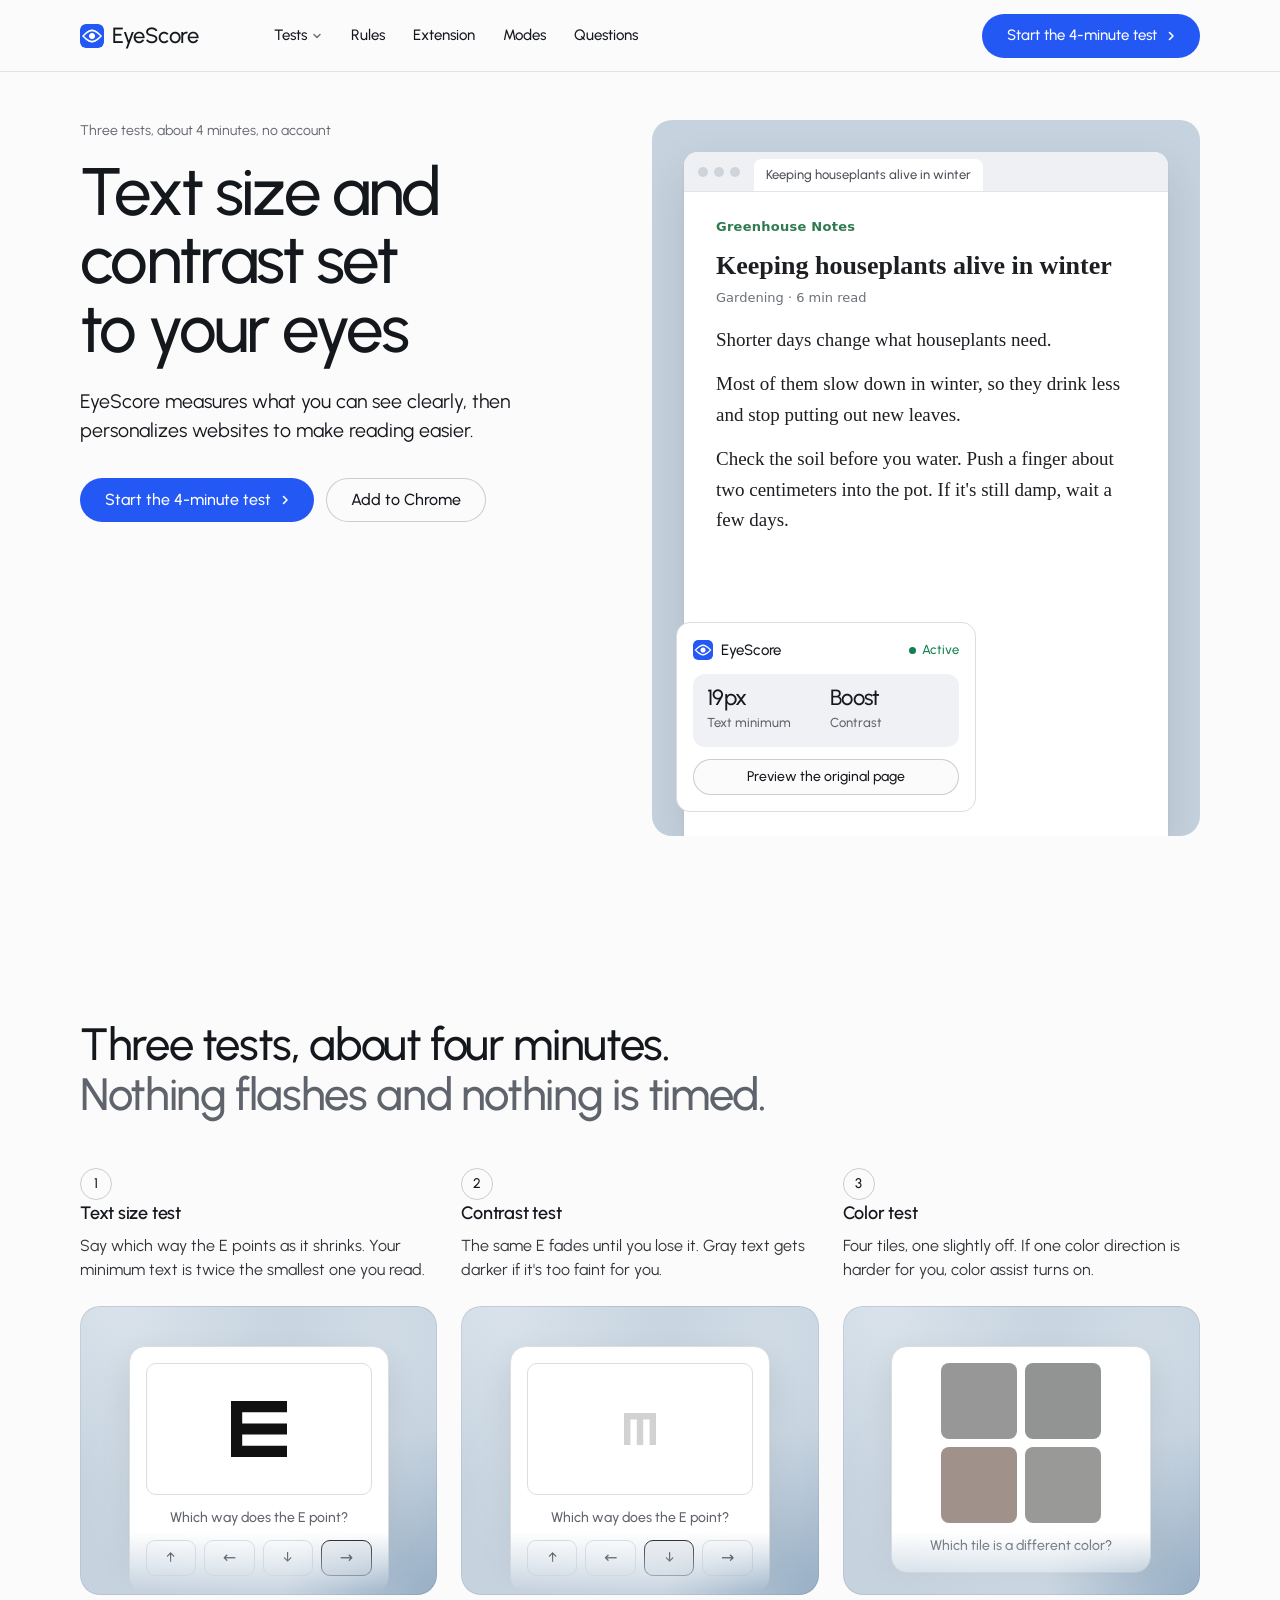
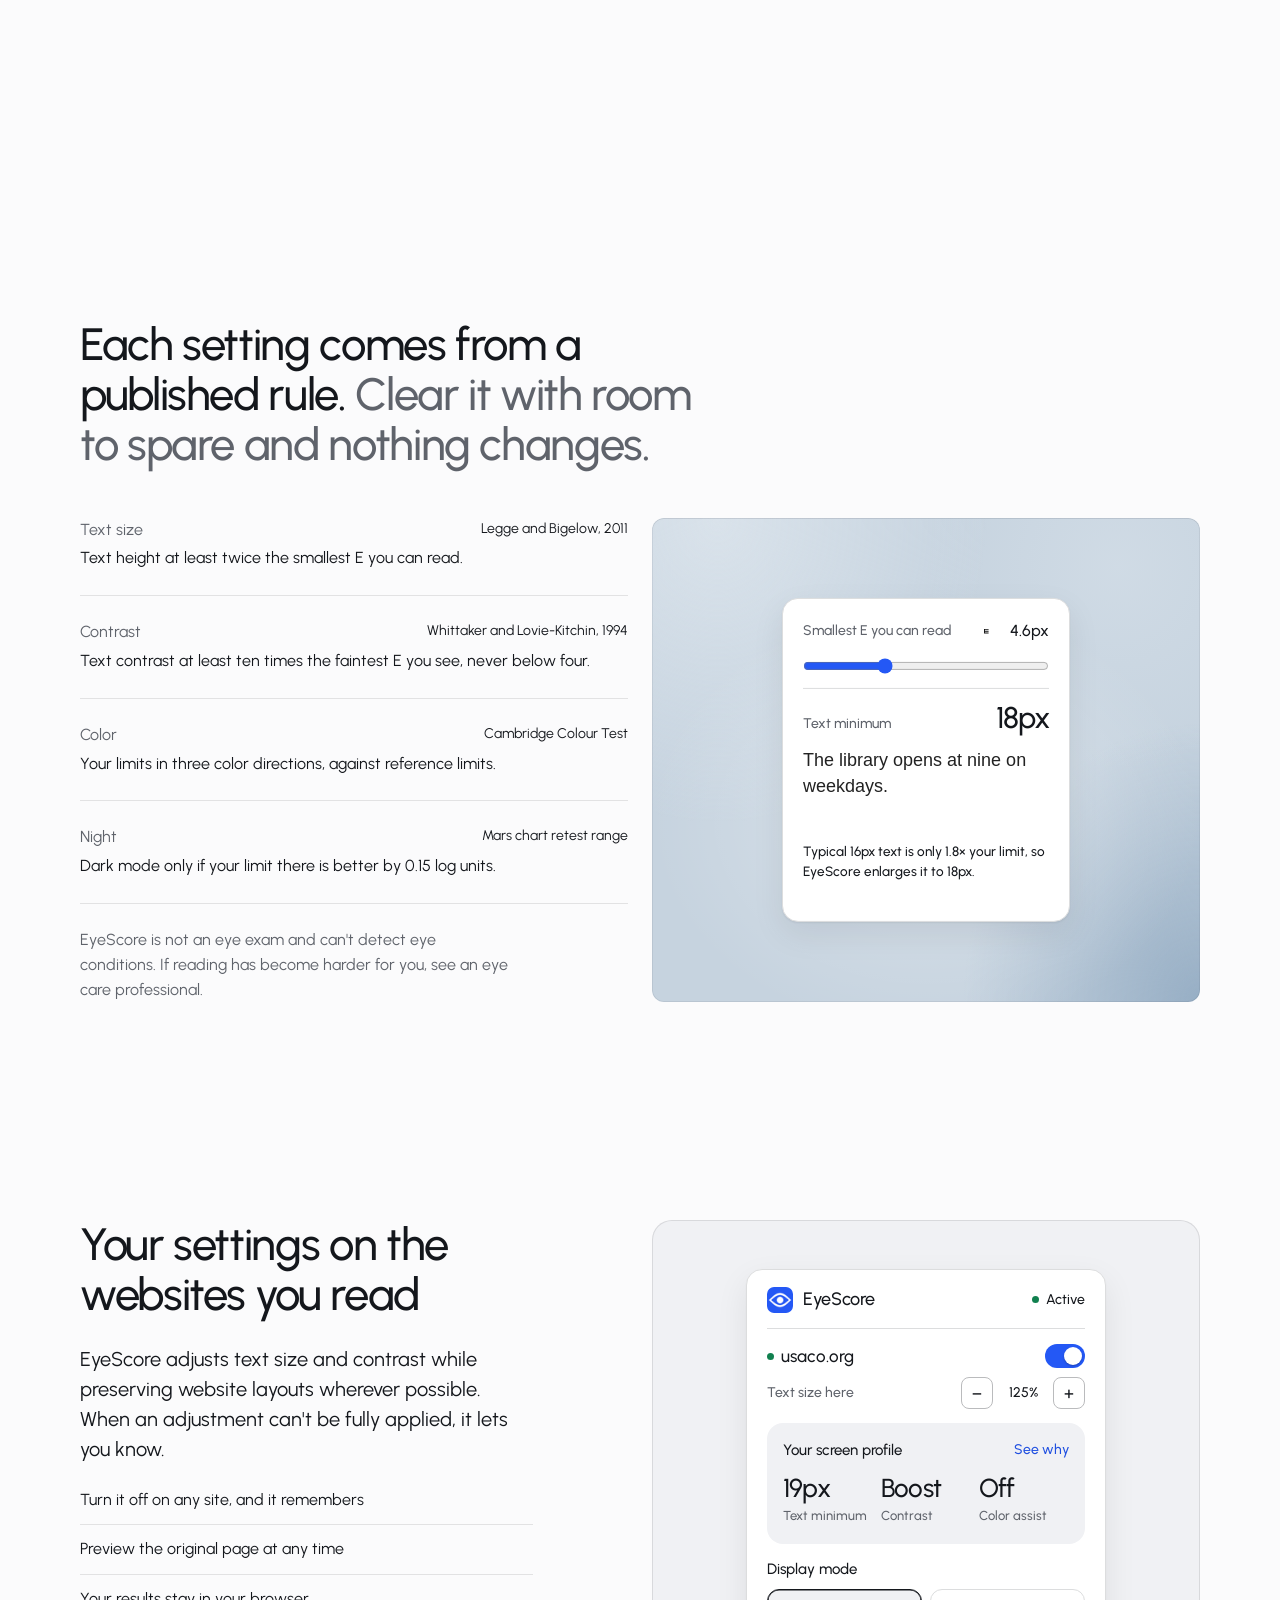
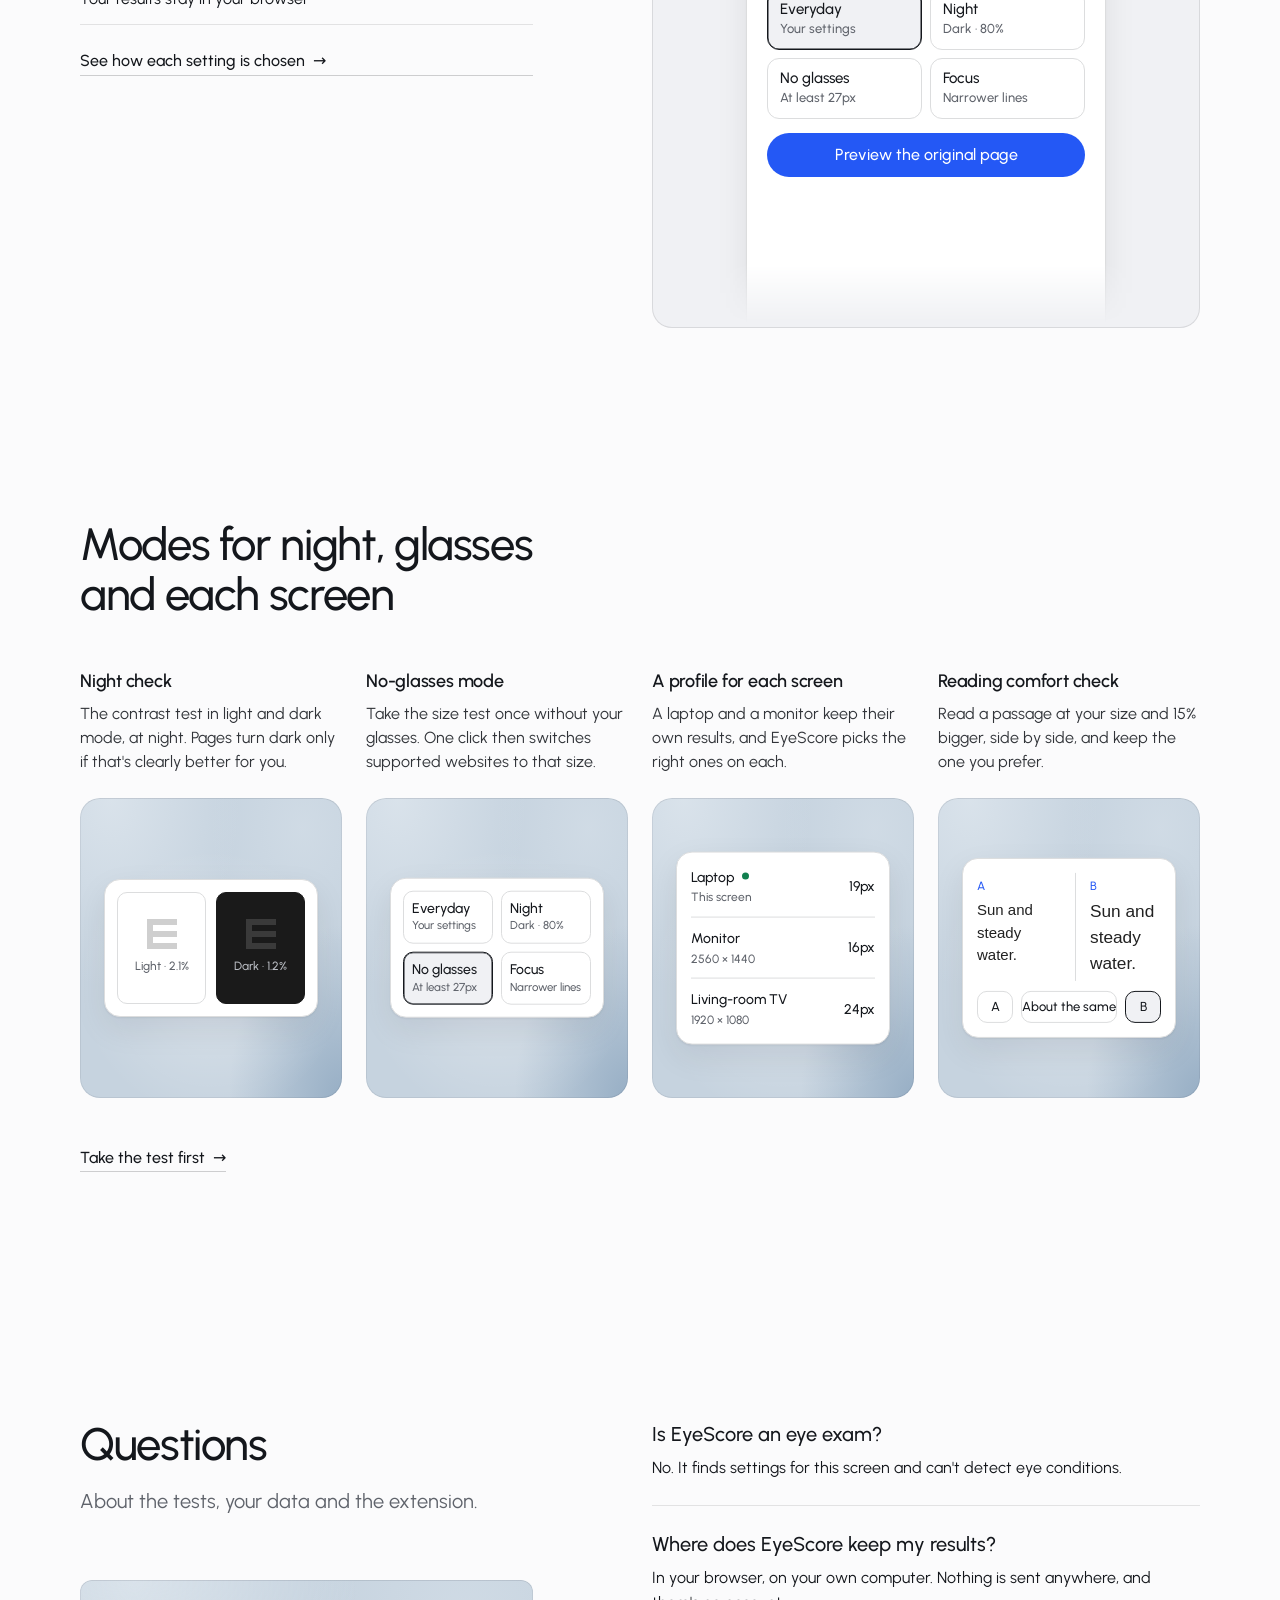
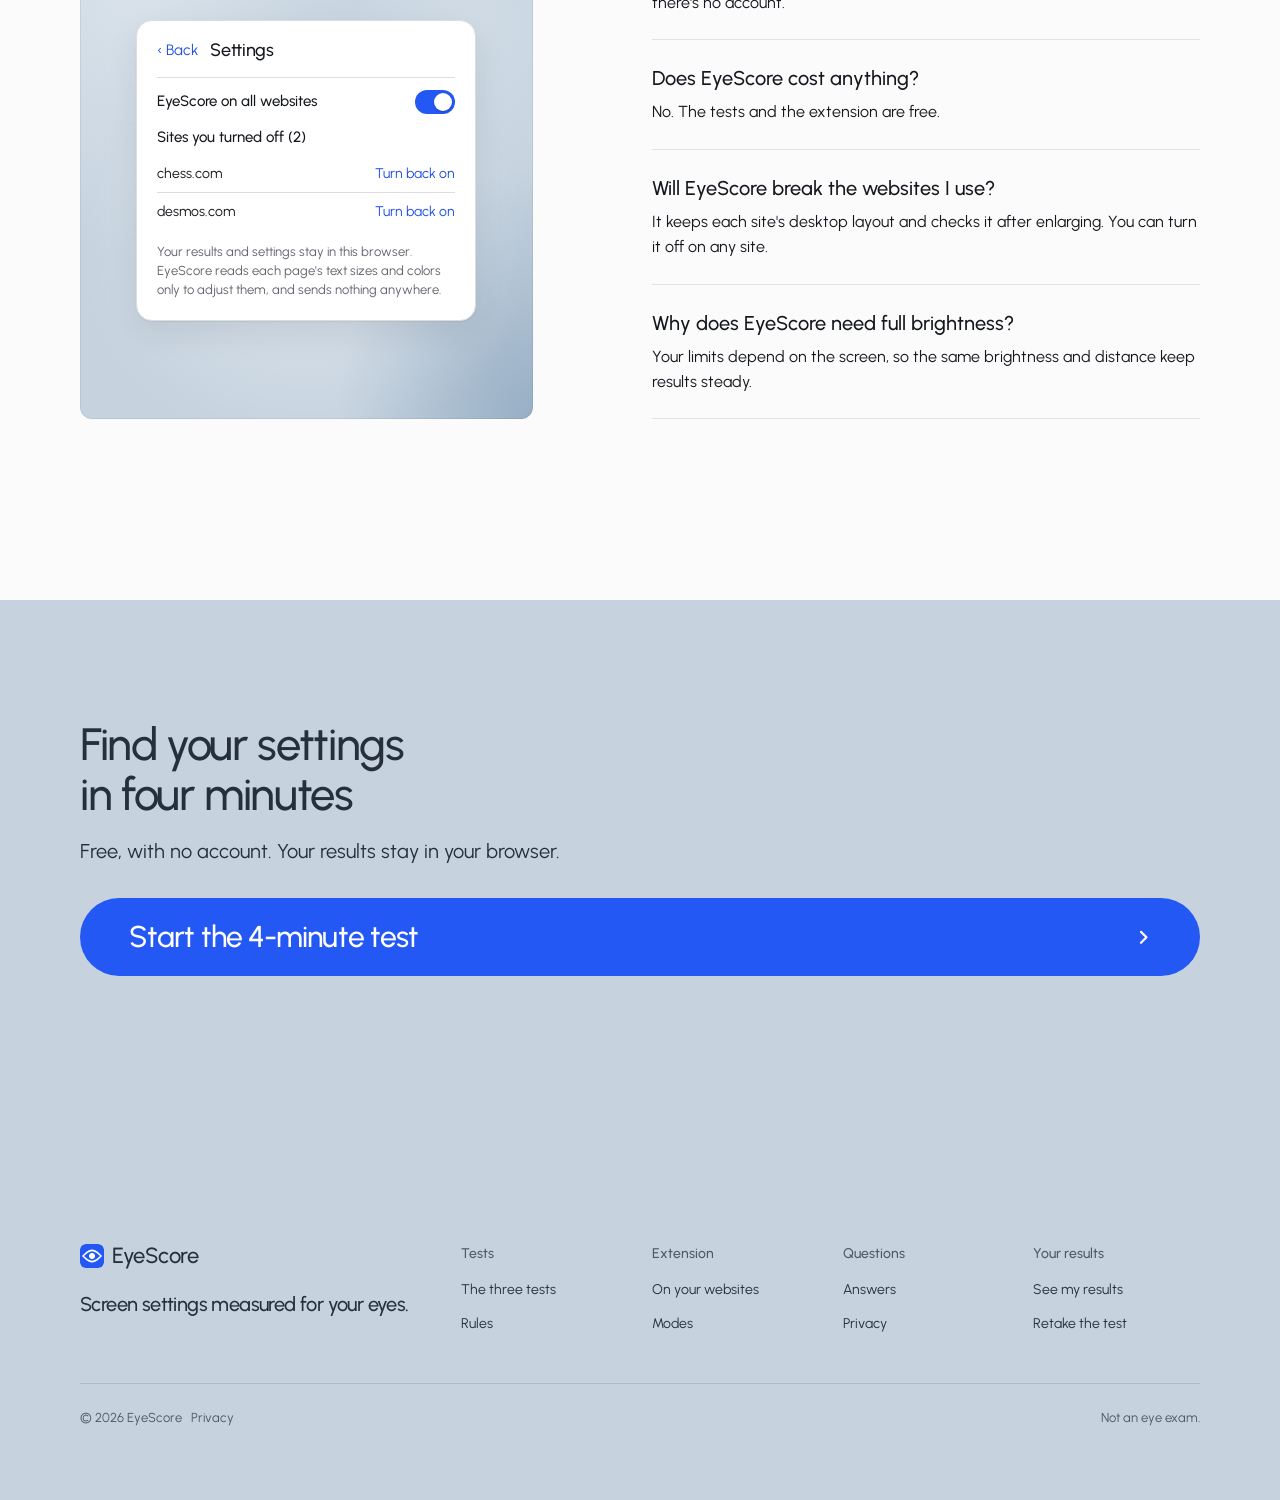
<file: index.html>
<!doctype html>
<html lang="en" data-radius="soft" data-ground="sky" data-buttons="pill" data-motion>
  <head>
    <meta charset="utf-8" />
    <meta name="viewport" content="width=device-width, initial-scale=1, viewport-fit=cover" />
    <!-- Tells the EyeScore extension not to restyle this page. -->
    <meta name="eyescore-site" content="1" />
    <title>EyeScore: text size and contrast set to your eyes</title>
    <meta
      name="description"
      content="Find the right text size and contrast for your eyes through simple visual tests. EyeScore uses your results to automatically adjust supported websites. Not an eye exam."
    />
    <meta name="site-kind" content="software" />
    <link rel="icon" type="image/png" href="img/icon-32.png" />
    <!-- Redirects legacy test links (index.html#start, #results) to app.html -->
    <script src="js/landing-route.js"></script>
    <link rel="stylesheet" href="assets/system.css" />
    <link rel="stylesheet" href="assets/ui/cards.css" />
    <link rel="stylesheet" href="assets/motion/motion.css" />
    <link rel="stylesheet" href="assets/layout/layout.css" />
    <link rel="stylesheet" href="css/landing.css" />
  </head>
  <body>
    <header class="nav">
      <div class="wrap nav__bar">
        <a class="nav__logo" href="#top"
          ><img src="img/icon-180.png" alt="" width="24" height="24" />EyeScore</a
        >
        <nav class="nav__links" aria-label="Main">
          <div class="nav__item">
            <a class="nav__link" href="#tests"
              >Tests
              <svg class="chev" viewBox="0 0 12 12" aria-hidden="true">
                <path
                  d="M3 4.5l3 3 3-3"
                  fill="none"
                  stroke="currentColor"
                  stroke-width="1.5"
                  stroke-linecap="round"
                  stroke-linejoin="round"
                /></svg
            ></a>
            <div class="nav__menu">
              <div class="wrap grid">
                <div class="menu-col span-3">
                  <p class="t-label">The three tests</p>
                  <a href="#tests">Text size<span>A shrinking letter E</span></a>
                  <a href="#tests">Contrast<span>A fading letter E</span></a>
                  <a href="#tests">Color<span>The tile that's different</span></a>
                </div>
                <div class="menu-col span-3">
                  <p class="t-label">Modes</p>
                  <a href="#modes">Night check<span>Light or dark at night</span></a>
                  <a href="#modes">No glasses<span>A second text size</span></a>
                  <a href="#modes">Each screen<span>Results per screen</span></a>
                </div>
                <a class="menu-card span-3 start-10" href="#modes">
                  <div class="panel">
                    <div class="stage stage--fade-br">
                      <div class="at-corner" style="--ax: 24px; --ay: 24px">
                        <div class="es-ui es-ab es-ab--menu" data-ui>
                          <div class="es-ab__col">
                            <span class="es-ab__tag">A</span>
                            <p style="font-size: 14px">Water them at the base in the morning.</p>
                          </div>
                          <div class="es-ab__col">
                            <span class="es-ab__tag">B</span>
                            <p style="font-size: 16px">Water them at the base in the morning.</p>
                          </div>
                        </div>
                      </div>
                    </div>
                  </div>
                  <span class="t-card">Reading comfort check</span>
                  <span class="t-small muted">Pick between two text sizes</span>
                </a>
              </div>
            </div>
          </div>
          <div class="nav__item"><a class="nav__link" href="#rules">Rules</a></div>
          <div class="nav__item"><a class="nav__link" href="#extension">Extension</a></div>
          <div class="nav__item"><a class="nav__link" href="#modes">Modes</a></div>
          <div class="nav__item"><a class="nav__link" href="#faq">Questions</a></div>
        </nav>
        <div class="nav__actions">
          <a class="btn btn--primary" href="app.html#start"
            >Start the 4-minute test<svg class="m-arrow" viewBox="0 0 12 12" aria-hidden="true">
              <path class="m-arrow__stem" d="M1 6h8" />
              <path class="m-arrow__head" d="M4.5 2.5 8 6l-3.5 3.5" /></svg
          ></a>
        </div>
        <button class="nav__toggle" type="button" aria-expanded="false" aria-label="Menu">
          <svg width="18" height="18" viewBox="0 0 18 18" aria-hidden="true">
            <path
              d="M2 5h14M2 13h14"
              stroke="currentColor"
              stroke-width="1.6"
              stroke-linecap="round"
            />
          </svg>
        </button>
      </div>
    </header>

    <main id="top">
      <section class="hero hero--split" aria-labelledby="hero-h">
        <div class="wrap">
          <div class="hero-text grid hero__grid">
            <div class="hero__text span-6">
              <p class="hero__kicker">Three tests, about 4 minutes, no account</p>
              <h1 id="hero-h">Text size and contrast set to your eyes</h1>
              <p class="hero__lead">
                EyeScore measures what you can see clearly, then personalizes websites to make
                reading easier.
              </p>
              <div class="btn-row">
                <a class="btn btn--primary" href="app.html#start"
                  >Start the 4-minute test<svg
                    class="m-arrow"
                    viewBox="0 0 12 12"
                    aria-hidden="true"
                  >
                    <path class="m-arrow__stem" d="M1 6h8" />
                    <path class="m-arrow__head" d="M4.5 2.5 8 6l-3.5 3.5" /></svg
                ></a>
                <a class="btn btn--secondary" href="#extension" data-store-link
                  >See the extension</a
                >
              </div>
            </div>
            <div class="hero__media es-hero span-6 start-7" data-visual>
              <div
                class="es-win"
                data-ui
                role="img"
                aria-label="A gardening article on a website, its text enlarged and darkened by EyeScore"
              >
                <div class="es-win__bar">
                  <span class="es-dots" aria-hidden="true"><i></i><i></i><i></i></span
                  ><span class="es-win__tab">Keeping houseplants alive in winter</span>
                </div>
                <div class="es-page" data-es-page>
                  <p class="es-page__site">Greenhouse Notes</p>
                  <p class="es-page__title">Keeping houseplants alive in winter</p>
                  <p class="es-page__by">Gardening · 6 min read</p>
                  <p class="es-page__p">Shorter days change what houseplants need.</p>
                  <p class="es-page__p">
                    Most of them slow down in winter, so they drink less and stop putting out new
                    leaves.
                  </p>
                  <p class="es-page__p">
                    Check the soil before you water. Push a finger about two centimeters into the
                    pot. If it's still damp, wait a few days.
                  </p>
                </div>
              </div>
              <div class="ly-float es-pop" data-ui>
                <div class="es-pop__head">
                  <img src="img/icon-32.png" alt="" width="20" height="20" loading="lazy" /><span
                    >EyeScore</span
                  ><span class="es-pop__on" data-es-state>Active</span>
                </div>
                <div class="es-pop__stats">
                  <div><b>19px</b><span>Text minimum</span></div>
                  <div><b>Boost</b><span>Contrast</span></div>
                </div>
                <button
                  class="btn btn--secondary btn--sm es-pop__btn"
                  type="button"
                  data-es-toggle
                  aria-pressed="false"
                >
                  Preview the original page
                </button>
              </div>
            </div>
          </div>
        </div>
      </section>

      <section class="section es-g2m" id="tests" aria-labelledby="tests-h">
        <div class="wrap">
          <div class="grid es-2">
            <div class="es-scr">
              <div class="section-head es-head">
                <h2 id="tests-h">
                  Three tests, about four minutes.
                  <span class="muted">Nothing flashes and nothing is timed.</span>
                </h2>
              </div>
              <article class="card card--row card--open span-4 es-tcard">
                <span class="step-num">1</span>
                <h3>Text size test</h3>
                <p>
                  Say which way the E points as it shrinks. Your minimum text is twice the smallest
                  one you read.
                </p>
                <div class="panel">
                  <div class="stage stage--fade-b">
                    <div
                      class="at-rise fit"
                      style="
                        --ax: max(24px, 50% - 130px);
                        --ay: 40px;
                        --ay-sm: 24px;
                        --fit-max: 260px;
                      "
                    >
                      <div class="es-ui es-test" data-ui>
                        <div class="es-test__stage">
                          <svg
                            class="es-e"
                            viewBox="0 0 5 5"
                            width="56"
                            height="56"
                            aria-hidden="true"
                          >
                            <path d="M0 0h5v1H1v1h4v1H1v1h4v1H0z" />
                          </svg>
                        </div>
                        <p class="es-test__q">Which way does the E point?</p>
                        <div class="es-keys" aria-hidden="true">
                          <span>&#8593;</span><span>&#8592;</span><span>&#8595;</span
                          ><span class="is-on">&#8594;</span>
                        </div>
                      </div>
                    </div>
                  </div>
                </div>
              </article>
            </div>
            <div class="es-scr">
              <article class="card card--row card--open span-4 es-tcard">
                <span class="step-num">2</span>
                <h3>Contrast test</h3>
                <p>
                  The same E fades until you lose it. Gray text gets darker if it's too faint for
                  you.
                </p>
                <div class="panel">
                  <div class="stage stage--fade-b">
                    <div
                      class="at-rise fit"
                      style="
                        --ax: max(24px, 50% - 130px);
                        --ay: 40px;
                        --ay-sm: 24px;
                        --fit-max: 260px;
                      "
                    >
                      <div class="es-ui es-test" data-ui>
                        <div class="es-test__stage es-test__stage--fade">
                          <svg
                            class="es-e"
                            viewBox="0 0 5 5"
                            width="32"
                            height="32"
                            aria-hidden="true"
                            style="transform: rotate(90deg)"
                          >
                            <path d="M0 0h5v1H1v1h4v1H1v1h4v1H0z" />
                          </svg>
                        </div>
                        <p class="es-test__q">Which way does the E point?</p>
                        <div class="es-keys" aria-hidden="true">
                          <span>&#8593;</span><span>&#8592;</span><span class="is-on">&#8595;</span
                          ><span>&#8594;</span>
                        </div>
                      </div>
                    </div>
                  </div>
                </div>
              </article>
              <article class="card card--row card--open span-4 es-tcard">
                <span class="step-num">3</span>
                <h3>Color test</h3>
                <p>
                  Four tiles, one slightly off. If one color direction is harder for you, color
                  assist turns on.
                </p>
                <div class="panel">
                  <div class="stage stage--fade-b">
                    <div
                      class="at-rise fit"
                      style="
                        --ax: max(24px, 50% - 130px);
                        --ay: 40px;
                        --ay-sm: 24px;
                        --fit-max: 260px;
                      "
                    >
                      <div class="es-ui es-test" data-ui>
                        <div class="es-tiles" aria-hidden="true">
                          <i style="background: rgb(150, 151, 150)"></i
                          ><i style="background: rgb(146, 147, 147)"></i
                          ><i style="background: rgb(161, 145, 139)"></i
                          ><i style="background: rgb(153, 153, 152)"></i>
                        </div>
                        <p class="es-test__q">Which tile is a different color?</p>
                      </div>
                    </div>
                  </div>
                </div>
              </article>
            </div>
          </div>
        </div>
      </section>

      <section class="section es-g2m" id="rules" aria-labelledby="rules-h">
        <div class="wrap">
          <div class="grid es-2 es-rules">
            <div class="es-scr">
              <div class="section-head es-head">
                <h2 id="rules-h">
                  Each setting comes from a published rule.
                  <span class="muted">Clear it with room to spare and nothing changes.</span>
                </h2>
              </div>
              <ul class="rows rows--spec span-6 es-rules__list">
                <li>
                  <span class="rows__name">Text size</span>
                  <p>Text height at least twice the smallest E you can read.</p>
                  <span class="rows__value">Legge and Bigelow, 2011</span>
                </li>
                <li>
                  <span class="rows__name">Contrast</span>
                  <p>Text contrast at least ten times the faintest E you see, never below four.</p>
                  <span class="rows__value">Whittaker and Lovie-Kitchin, 1994</span>
                </li>
                <li>
                  <span class="rows__name">Color</span>
                  <p>Your limits in three color directions, against reference limits.</p>
                  <span class="rows__value">Cambridge Colour Test</span>
                </li>
                <li>
                  <span class="rows__name">Night</span>
                  <p>Dark mode only if your limit there is better by 0.15 log units.</p>
                  <span class="rows__value">Mars chart retest range</span>
                </li>
              </ul>
            </div>
            <div class="es-scr">
              <div class="panel span-6 start-7 es-rules__panel" data-visual>
                <div class="stage">
                  <div class="at-center">
                    <div class="es-ui es-rule" data-ui data-es-rule>
                      <div class="es-rule__row">
                        <label class="es-rule__label" for="es-rule-e"
                          >Smallest E you can read</label
                        >
                        <span class="es-rule__e"
                          ><svg class="es-e" viewBox="0 0 5 5" aria-hidden="true" data-es-e-svg>
                            <path d="M0 0h5v1H1v1h4v1H1v1h4v1H0z" /></svg
                          ><b data-es-e>4.6px</b></span
                        >
                      </div>
                      <input
                        class="es-rule__range"
                        id="es-rule-e"
                        type="range"
                        min="3"
                        max="8"
                        step="0.1"
                        value="4.6"
                        aria-describedby="es-rule-out"
                      />
                      <div class="es-rule__out" id="es-rule-out" aria-live="polite">
                        <span>Text minimum</span><b data-es-min>18px</b>
                      </div>
                      <p class="es-rule__sample" data-es-sample>
                        The library opens at nine on weekdays.
                      </p>
                      <p class="es-rule__verdict" data-es-verdict>
                        Typical 16px text is 1.8&times; your limit, so EyeScore enlarges it to 18px.
                      </p>
                    </div>
                  </div>
                </div>
              </div>
              <p class="es-note span-6">
                EyeScore is not an eye exam and can't detect eye conditions. If reading has become
                harder for you, see an eye care professional.
              </p>
            </div>
          </div>
        </div>
      </section>

      <section class="section es-g2m" id="extension" aria-labelledby="extension-h">
        <div class="wrap">
          <div class="grid es-2 es-split">
            <div class="es-scr">
              <div class="span-5 es-split__text">
                <h2 id="extension-h">Your settings on the websites you read</h2>
                <p class="t-lead">
                  EyeScore adjusts text size and contrast while preserving website layouts wherever
                  possible. When an adjustment can't be fully applied, it lets you know.
                </p>
                <ul class="es-facts">
                  <li>Turn it off on any site, and it remembers</li>
                  <li>Preview the original page at any time</li>
                  <li>Your results stay in your browser</li>
                </ul>
                <a class="link" href="#rules">See how each setting is chosen</a>
              </div>
            </div>
            <div class="es-scr">
              <div class="frame frame--split span-6 start-7" data-visual>
                <div class="stage stage--fade-b">
                  <div
                    class="at-rise to-edge"
                    style="--w: 360px; --ay: 48px; --ay-sm: 24px; --cut: 40px"
                  >
                    <div
                      class="es-ui es-popup"
                      data-ui
                      role="img"
                      aria-label="The EyeScore extension's window on usaco.org: text enlarged to 125%, its screen profile and display modes"
                    >
                      <div class="es-popup__top">
                        <img
                          src="img/icon-32.png"
                          alt=""
                          width="26"
                          height="26"
                          loading="lazy"
                        /><span class="es-popup__name">EyeScore</span
                        ><span class="es-popup__status"><i></i>Active</span>
                      </div>
                      <div class="es-popup__site">
                        <span class="es-popup__host"><i></i>usaco.org</span
                        ><span class="es-switch is-on" aria-hidden="true"></span>
                      </div>
                      <div class="es-popup__size">
                        <span>Text size here</span
                        ><span class="es-step"><span>&#8722;</span><b>125%</b><span>+</span></span>
                      </div>
                      <div class="es-popup__card">
                        <div class="es-popup__cardhead">
                          <span>Your screen profile</span><span class="es-popup__why">See why</span>
                        </div>
                        <div class="es-popup__stats">
                          <div><b>19px</b><span>Text minimum</span></div>
                          <div><b>Boost</b><span>Contrast</span></div>
                          <div><b>Off</b><span>Color assist</span></div>
                        </div>
                      </div>
                      <p class="es-popup__label">Display mode</p>
                      <div class="es-modes">
                        <span class="is-on"><b>Everyday</b><small>Your settings</small></span>
                        <span><b>Night</b><small>Dark · 80%</small></span>
                        <span><b>No glasses</b><small>At least 27px</small></span>
                        <span><b>Focus</b><small>Narrower lines</small></span>
                      </div>
                      <span class="es-popup__btn">Preview the original page</span>
                    </div>
                  </div>
                </div>
              </div>
            </div>
          </div>
        </div>
      </section>

      <section class="section es-g2m" id="modes" aria-labelledby="modes-h">
        <div class="wrap">
          <div class="grid es-2 es-mgrid">
            <div class="es-scr">
              <div class="section-head es-head">
                <h2 id="modes-h">Modes for night, glasses and each screen</h2>
              </div>
              <article class="card card--row card--open span-3 es-mcard">
                <h3>Night check</h3>
                <p>
                  The contrast test in light and dark mode, at night. Pages turn dark only if that's
                  clearly better for you.
                </p>
                <div class="panel">
                  <div class="stage">
                    <div class="at-center">
                      <div class="es-ui es-night" data-ui>
                        <div class="es-night__pane">
                          <svg
                            class="es-e"
                            viewBox="0 0 5 5"
                            width="30"
                            height="30"
                            aria-hidden="true"
                          >
                            <path d="M0 0h5v1H1v1h4v1H1v1h4v1H0z" /></svg
                          ><span>Light · 2.1%</span>
                        </div>
                        <div class="es-night__pane es-night__pane--dark">
                          <svg
                            class="es-e"
                            viewBox="0 0 5 5"
                            width="30"
                            height="30"
                            aria-hidden="true"
                          >
                            <path d="M0 0h5v1H1v1h4v1H1v1h4v1H0z" /></svg
                          ><span>Dark · 1.2%</span>
                        </div>
                      </div>
                    </div>
                  </div>
                </div>
              </article>
              <article class="card card--row card--open span-3 es-mcard">
                <h3>No-glasses mode</h3>
                <p>
                  Take the size test once without your glasses. One click then switches supported
                  websites to that size.
                </p>
                <div class="panel">
                  <div class="stage">
                    <div class="at-center">
                      <div class="es-ui es-tilesui" data-ui>
                        <span><b>Everyday</b><small>Your settings</small></span>
                        <span><b>Night</b><small>Dark · 80%</small></span>
                        <span class="is-on"><b>No glasses</b><small>At least 27px</small></span>
                        <span><b>Focus</b><small>Narrower lines</small></span>
                      </div>
                    </div>
                  </div>
                </div>
              </article>
            </div>
            <div class="es-scr">
              <article class="card card--row card--open span-3 es-mcard">
                <h3>A profile for each screen</h3>
                <p>
                  A laptop and a monitor keep their own results, and EyeScore picks the right ones
                  on each.
                </p>
                <div class="panel">
                  <div class="stage">
                    <div class="at-center">
                      <div class="es-ui es-screens" data-ui>
                        <div class="es-screens__row is-on">
                          <span><b>Laptop</b><small>This screen</small></span
                          ><em>19px</em>
                        </div>
                        <div class="es-screens__row">
                          <span><b>Monitor</b><small>2560 × 1440</small></span
                          ><em>16px</em>
                        </div>
                        <div class="es-screens__row">
                          <span><b>Living-room TV</b><small>1920 × 1080</small></span
                          ><em>24px</em>
                        </div>
                      </div>
                    </div>
                  </div>
                </div>
              </article>
              <article class="card card--row card--open span-3 es-mcard">
                <h3>Reading comfort check</h3>
                <p>
                  Read a passage at your size and 15% bigger, side by side, and keep the one you
                  prefer.
                </p>
                <div class="panel">
                  <div class="stage">
                    <div class="at-center">
                      <div class="es-ui es-ab" data-ui>
                        <div class="es-ab__col">
                          <span class="es-ab__tag">A</span>
                          <p style="font-size: 15px">Sun and steady water.</p>
                        </div>
                        <div class="es-ab__col">
                          <span class="es-ab__tag">B</span>
                          <p style="font-size: 17.25px">Sun and steady water.</p>
                        </div>
                        <div class="es-ab__keys" aria-hidden="true">
                          <span>A</span><span>About the same</span><span class="is-on">B</span>
                        </div>
                      </div>
                    </div>
                  </div>
                </div>
              </article>
              <a class="link es-mlink" href="app.html#start">Take the test first</a>
            </div>
          </div>
        </div>
      </section>

      <section class="section es-g2m" id="faq" aria-labelledby="faq-h">
        <div class="wrap">
          <div class="grid es-2 es-faq">
            <div class="es-scr">
              <div class="span-5 es-faq__head">
                <h2 id="faq-h">Questions</h2>
                <p class="t-lead muted es-faq__lead">
                  About the tests, your data and the extension.
                </p>
              </div>
              <div class="faq span-6 start-7">
                <div class="faq__item">
                  <h3>Is EyeScore an eye exam?</h3>
                  <p>No. It finds settings for this screen and can't detect eye conditions.</p>
                </div>
                <div class="faq__item">
                  <h3>Where does EyeScore keep my results?</h3>
                  <p>
                    In your browser, on your own computer. Nothing is sent anywhere, and there's no
                    account.
                  </p>
                </div>
                <div class="faq__item">
                  <h3>Does EyeScore cost anything?</h3>
                  <p>No. The tests and the extension are free.</p>
                </div>
                <div class="faq__item">
                  <h3>Will EyeScore break the websites I use?</h3>
                  <p>
                    It keeps each site's desktop layout and checks it after enlarging. You can turn
                    it off on any site.
                  </p>
                </div>
                <div class="faq__item">
                  <h3>Why does EyeScore need full brightness?</h3>
                  <p>
                    Your limits depend on the screen, so the same brightness and distance keep
                    results steady.
                  </p>
                </div>
              </div>
            </div>
            <div class="es-scr">
              <div class="panel span-5 es-faq__panel" data-visual>
                <div class="stage stage--fade-b">
                  <div
                    class="at-rise fit"
                    style="
                      --ax: max(24px, 50% - 170px);
                      --ay: 40px;
                      --ay-sm: 24px;
                      --fit-max: 340px;
                    "
                  >
                    <div
                      class="es-ui es-settings"
                      data-ui
                      role="img"
                      aria-label="The extension's settings: EyeScore on all websites, two sites turned off, and its data note"
                    >
                      <div class="es-settings__top">
                        <span class="es-settings__back">&#8249; Back</span><b>Settings</b>
                      </div>
                      <div class="es-settings__row">
                        <span>EyeScore on all websites</span
                        ><span class="es-switch is-on" aria-hidden="true"></span>
                      </div>
                      <p class="es-settings__sum">Sites you turned off (2)</p>
                      <ul class="es-settings__list">
                        <li>
                          <span>chess.com</span><span class="es-settings__link">Turn back on</span>
                        </li>
                        <li>
                          <span>desmos.com</span><span class="es-settings__link">Turn back on</span>
                        </li>
                      </ul>
                      <p class="es-settings__note">
                        Your results and settings stay in this browser. EyeScore reads each page's
                        text sizes and colors only to adjust them, and sends nothing anywhere.
                      </p>
                    </div>
                  </div>
                </div>
              </div>
            </div>
          </div>
        </div>
      </section>
    </main>

    <footer class="footer closing footer--statement" id="close" aria-labelledby="close-h">
      <div class="wrap">
        <div class="closing__cta close--type">
          <div class="section-head">
            <h2 id="close-h">Find your settings in four minutes</h2>
            <p>Free, with no account. Your results stay in your browser.</p>
          </div>
          <a class="btn btn--primary btn--xl btn--wide" href="app.html#start"
            >Start the 4-minute test<svg class="m-arrow" viewBox="0 0 12 12" aria-hidden="true">
              <path class="m-arrow__stem" d="M1 6h8" />
              <path class="m-arrow__head" d="M4.5 2.5 8 6l-3.5 3.5" /></svg
          ></a>
        </div>
        <div class="closing__links">
          <div class="grid">
            <div class="span-4 stack-4">
              <a class="nav__logo" href="#top"
                ><img
                  src="img/icon-180.png"
                  alt=""
                  width="24"
                  height="24"
                  loading="lazy"
                />EyeScore</a
              >
              <p class="footer__lede">Screen settings measured for your eyes.</p>
            </div>
            <div class="span-2 footer__col">
              <h4>Tests</h4>
              <ul>
                <li><a href="#tests">The three tests</a></li>
                <li><a href="#rules">Rules</a></li>
              </ul>
            </div>
            <div class="span-2 footer__col">
              <h4>Extension</h4>
              <ul>
                <li><a href="#extension">On your websites</a></li>
                <li><a href="#modes">Modes</a></li>
              </ul>
            </div>
            <div class="span-2 footer__col">
              <h4>Questions</h4>
              <ul>
                <li><a href="#faq">Answers</a></li>
                <li><a href="privacy.html">Privacy</a></li>
              </ul>
            </div>
            <div class="span-2 footer__col">
              <h4>Your results</h4>
              <ul>
                <li><a href="app.html#results">See my results</a></li>
                <li><a href="app.html#start">Retake the test</a></li>
              </ul>
            </div>
          </div>
          <div class="footer__legal">
            <span>&copy; 2026 EyeScore &nbsp; <a href="privacy.html">Privacy</a></span>
            <span class="muted">Not an eye exam.</span>
          </div>
        </div>
      </div>
    </footer>

    <script src="js/config.js"></script>
    <script src="js/landing.js"></script>
    <script type="module" src="assets/system.js"></script>
    <script type="module" src="assets/motion/motion.js"></script>
    <script type="module" src="assets/layout/layout.js"></script>
  </body>
</html>
</file>
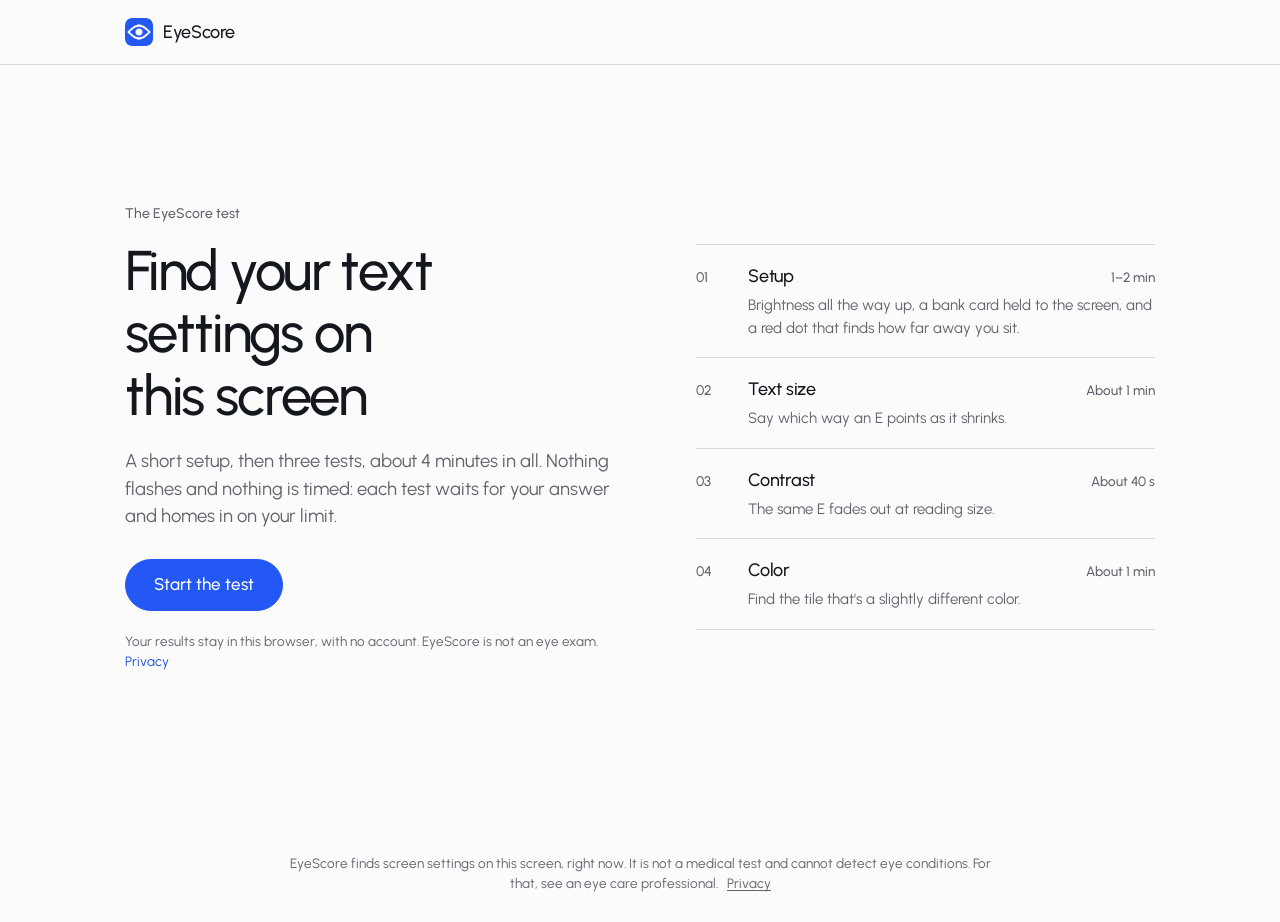
<file: app.html>
<!doctype html>
<html lang="en">
  <head>
    <meta charset="utf-8" />
    <meta name="viewport" content="width=device-width, initial-scale=1" />
    <!-- Tells the EyeScore extension not to restyle this page (it would interfere with the tests). -->
    <meta name="eyescore-site" content="1" />
    <title>EyeScore test: find your screen settings</title>
    <meta
      name="description"
      content="Three short screen tests find your limits on this screen. Published rules turn them into text size, contrast and color settings. Not an eye exam."
    />
    <link rel="icon" type="image/png" href="img/icon-32.png" />
    <link
      rel="preload"
      href="fonts/urbanist-latin-wght.woff2"
      as="font"
      type="font/woff2"
      crossorigin
    />
    <link rel="stylesheet" href="css/style.css" />
  </head>
  <body>
    <header class="topbar">
      <div class="topbar-in">
        <a class="brand" href="index.html" id="brand-home" aria-label="EyeScore home">
          <img src="img/icon-180.png" alt="" width="28" height="28" />
          <span>EyeScore</span>
        </a>
        <div class="progress" id="progress" hidden>
          <div class="progress-label" id="progress-label"></div>
          <div class="progress-track"><div class="progress-fill" id="progress-fill"></div></div>
        </div>
        <div class="ext-pill" id="ext-pill" hidden>Extension connected</div>
      </div>
    </header>

    <main id="app" tabindex="-1"></main>

    <footer class="footer">
      EyeScore finds screen settings on this screen, right now. It is not a medical test and cannot
      detect eye conditions. For that, see an eye care professional.
      <a href="privacy.html">Privacy</a>
    </footer>

    <script src="js/config.js"></script>
    <script src="js/util.js"></script>
    <script src="js/calib.js"></script>
    <script src="js/exam.js"></script>
    <script src="js/dalton.js"></script>
    <script src="js/rx.js"></script>
    <script src="js/profile.js"></script>
    <script src="js/app.js"></script>
  </body>
</html>
</file>
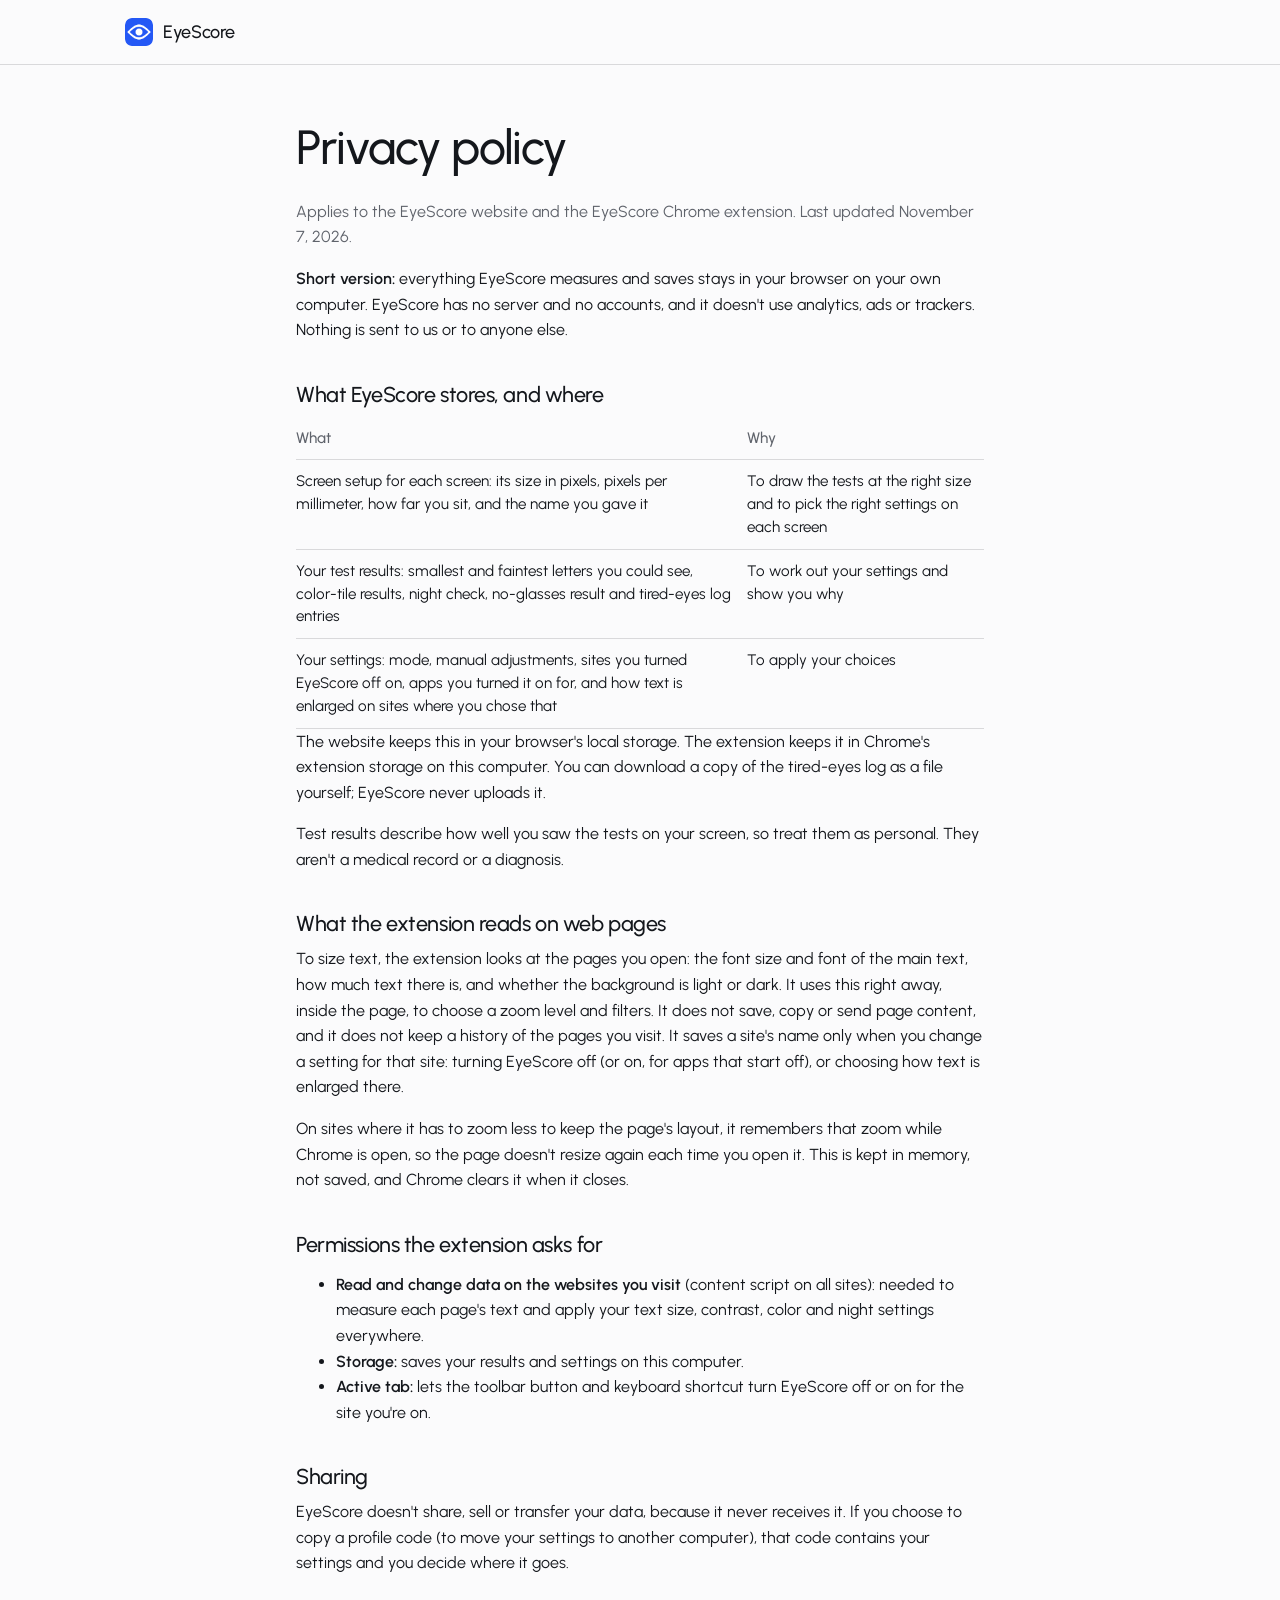
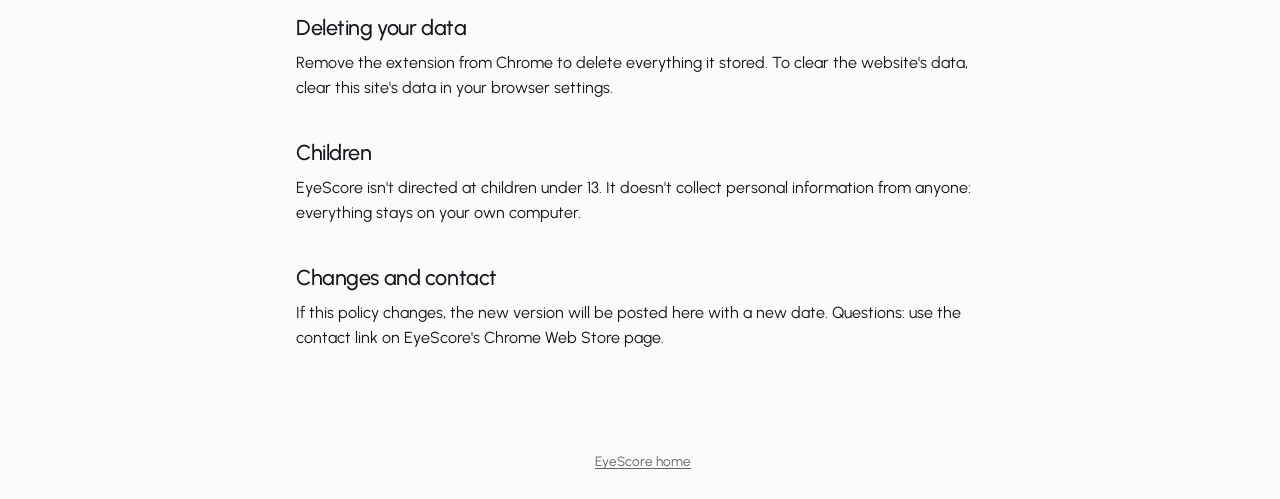
<file: privacy.html>
<!doctype html>
<html lang="en">
  <head>
    <meta charset="utf-8" />
    <meta name="viewport" content="width=device-width, initial-scale=1" />
    <meta name="eyescore-site" content="1" />
    <title>EyeScore privacy policy</title>
    <link rel="icon" type="image/png" href="img/icon-32.png" />
    <link rel="stylesheet" href="css/style.css" />
    <style>
      .policy {
        max-width: 720px;
        padding: 56px 16px 64px;
      }
      .policy h1 {
        font-size: clamp(2.2rem, 4vw, 3rem);
      }
      .policy h2 {
        margin-top: 1.8em;
        font-size: 1.35rem;
        letter-spacing: -0.02em;
      }
      .policy th {
        color: var(--muted);
        font-weight: 500;
      }
      .policy p,
      .policy li {
        line-height: 1.6;
      }
      .policy table {
        border-collapse: collapse;
        width: 100%;
        font-size: 0.95rem;
      }
      .policy th,
      .policy td {
        text-align: left;
        vertical-align: top;
        padding: 10px 12px 10px 0;
        border-bottom: 1px solid var(--line);
      }
    </style>
  </head>
  <body>
    <header class="topbar">
      <div class="topbar-in">
        <a class="brand" href="index.html" aria-label="EyeScore home">
          <img src="img/icon-180.png" alt="" width="28" height="28" />
          <span>EyeScore</span>
        </a>
      </div>
    </header>
    <main class="policy">
      <h1>Privacy policy</h1>
      <p class="muted">
        Applies to the EyeScore website and the EyeScore Chrome extension. Last updated November 7,
        2026.
      </p>

      <p>
        <strong>Short version:</strong> everything EyeScore measures and saves stays in your browser
        on your own computer. EyeScore has no server and no accounts, and it doesn't use analytics,
        ads or trackers. Nothing is sent to us or to anyone else.
      </p>

      <h2>What EyeScore stores, and where</h2>
      <table>
        <tr>
          <th>What</th>
          <th>Why</th>
        </tr>
        <tr>
          <td>
            Screen setup for each screen: its size in pixels, pixels per millimeter, how far you
            sit, and the name you gave it
          </td>
          <td>To draw the tests at the right size and to pick the right settings on each screen</td>
        </tr>
        <tr>
          <td>
            Your test results: smallest and faintest letters you could see, color-tile results,
            night check, no-glasses result and tired-eyes log entries
          </td>
          <td>To work out your settings and show you why</td>
        </tr>
        <tr>
          <td>
            Your settings: mode, manual adjustments, sites you turned EyeScore off on, apps you
            turned it on for, and how text is enlarged on sites where you chose that
          </td>
          <td>To apply your choices</td>
        </tr>
      </table>
      <p>
        The website keeps this in your browser's local storage. The extension keeps it in Chrome's
        extension storage on this computer. You can download a copy of the tired-eyes log as a file
        yourself; EyeScore never uploads it.
      </p>
      <p>
        Test results describe how well you saw the tests on your screen, so treat them as personal.
        They aren't a medical record or a diagnosis.
      </p>

      <h2>What the extension reads on web pages</h2>
      <p>
        To size text, the extension looks at the pages you open: the font size and font of the main
        text, how much text there is, and whether the background is light or dark. It uses this
        right away, inside the page, to choose a zoom level and filters. It does not save, copy or
        send page content, and it does not keep a history of the pages you visit. It saves a site's
        name only when you change a setting for that site: turning EyeScore off (or on, for apps
        that start off), or choosing how text is enlarged there.
      </p>
      <p>
        On sites where it has to zoom less to keep the page's layout, it remembers that zoom while
        Chrome is open, so the page doesn't resize again each time you open it. This is kept in
        memory, not saved, and Chrome clears it when it closes.
      </p>

      <h2>Permissions the extension asks for</h2>
      <ul>
        <li>
          <strong>Read and change data on the websites you visit</strong> (content script on all
          sites): needed to measure each page's text and apply your text size, contrast, color and
          night settings everywhere.
        </li>
        <li><strong>Storage:</strong> saves your results and settings on this computer.</li>
        <li>
          <strong>Active tab:</strong> lets the toolbar button and keyboard shortcut turn EyeScore
          off or on for the site you're on.
        </li>
      </ul>

      <h2>Sharing</h2>
      <p>
        EyeScore doesn't share, sell or transfer your data, because it never receives it. If you
        choose to copy a profile code (to move your settings to another computer), that code
        contains your settings and you decide where it goes.
      </p>

      <h2>Deleting your data</h2>
      <p>
        Remove the extension from Chrome to delete everything it stored. To clear the website's
        data, clear this site's data in your browser settings.
      </p>

      <h2>Children</h2>
      <p>
        EyeScore isn't directed at children under 13. It doesn't collect personal information from
        anyone: everything stays on your own computer.
      </p>

      <h2>Changes and contact</h2>
      <p>
        If this policy changes, the new version will be posted here with a new date. Questions: use
        the contact link on EyeScore's Chrome Web Store page.
      </p>
    </main>
    <footer class="footer"><a href="index.html">EyeScore home</a></footer>
  </body>
</html>
</file>
<file: assets/system.css>
:root{--p-bg: #ffffff;--p-surface: #f4f4f4;--p-ink: #111111;--p-muted: #6b6b6b;--p-accent: #1a4be0;--p-accent-ink: #ffffff;--p-action: #1a4be0;--p-action-ink: #ffffff;--p-inv-bg: #111111;--p-inv-surface: #1c1c1c;--p-inv-ink: #f4f4f4;--p-inv-muted: #a3a3a3;--p-inv-accent: #ffffff;--p-inv-accent-ink: #111111;--p-inv-action: #ffffff;--p-inv-action-ink: #111111;--ground-bg: #d9ccb7;--ground-surface: #e9e0d2;--ground-ink: #2a2622;--ground-muted: #5a534a;--ground-accent: #a8794a;--font-display: system-ui, -apple-system, "Segoe UI", sans-serif;--font-text: system-ui, -apple-system, "Segoe UI", sans-serif;--font-mono: ui-monospace, "SFMono-Regular", Menlo, Consolas, monospace;--display-weight: 400;--display-tracking: -.025em;--nav: 72px;--padt: 120px;--padb: 72px;--hgap: 48px;--hpadb: 64px;--bar: 0px;--container: 1280px;--gut: 80px;--pad: var(--gut);--gutter: 24px;--s-1: 4px;--s-2: 8px;--s-3: 12px;--s-4: 16px;--s-5: 24px;--s-6: 32px;--s-7: 48px;--s-8: 64px;--s-9: 96px;--s-10: 128px;--section: 40px;--section-band: 56px;--head-gap: 48px;--card-pad: 16px;--card-gap: 16px;--t-label: 13px;--t-small: 14px;--t-body: 16px;--t-lead: 18px;--t-card: 18px;--t-h3: 24px;--t-h2: clamp(30px, 1.72vw + 23.3px, 48px);--t-h1: clamp(38px, 3.24vw + 25.4px, 72px);--t-stat: clamp(28px, .952vw + 24.29px, 38px);--r-sm: 8px;--r-md: 12px;--r-lg: 20px;--r-btn: 8px;--btn-h: 44px;--btn-h-sm: 36px;--nav-h: var(--nav);--icon: 16px;--ease: cubic-bezier(.2, .7, .2, 1);--dur: .18s}html[data-radius=sharp]{--r-sm: 4px;--r-md: 6px;--r-lg: 8px;--r-btn: 4px}html[data-radius=soft]{--r-sm: 8px;--r-md: 12px;--r-lg: 20px;--r-btn: 8px}html[data-radius=round]{--r-sm: 10px;--r-md: 16px;--r-lg: 24px;--r-btn: 999px}html[data-ground=sky]{--ground-bg: #c6d3df;--ground-surface: #d6e0e9;--ground-ink: #25303a;--ground-muted: #4d5964;--ground-accent: #3f6a92}html[data-ground=sage]{--ground-bg: #cdd6c6;--ground-surface: #dce3d6;--ground-ink: #262d24;--ground-muted: #535b51;--ground-accent: #6c8e63}html[data-ground=painting]{--ground-bg: #79a8d6;--ground-surface: #a6c4e2;--ground-ink: #16212c;--ground-muted: #273949;--ground-accent: #9c9b3c}html[data-radius] .card{--c-r: var(--r-lg)}html[data-radius] .panel{--p-r: var(--r-md)}@media (max-width: 639px){:root{--nav: 56px;--padt: 96px;--padb: 48px;--hgap: 40px;--hpadb: 24px;--gut: 24px;--gutter: 12px;--card-gap: 12px;--head-gap: 32px}}@media (min-width: 640px){:root{--gut: 48px;--section: 48px;--section-band: 72px;--card-pad: 24px}}@media (min-width: 1024px){:root{--gut: 80px;--section: 56px;--section-band: 96px;--card-gap: 24px;--t-lead: 20px;--t-card: 20px;--t-h3: 28px}html[data-type=place]{--gut: 120px;--container: 1200px}}:root[data-type=place]{--hgap: 40px;--t-h1: clamp(32px, 1.524vw + 26.06px, 48px);--t-h2: clamp(24px, .762vw + 21px, 32px);--t-h3: clamp(20px, .381vw + 18.51px, 24px);--r-sm: 2px;--r-md: 0px;--r-lg: 0px;--r-btn: 2px}:root[data-type=place] :is(h1,.t-h1){line-height:1.104}:root[data-type=place] :is(h2,.t-h2){line-height:1.25}@media (max-width: 639px){:root[data-type=place]{--hgap: 24px}:root[data-type=place] :is(h1,.t-h1){line-height:1.156}}:root,.ground-base{--bg: var(--p-bg);--surface: var(--p-surface);--ink: var(--p-ink);--muted: var(--p-muted);--accent: var(--p-accent);--accent-ink: var(--p-accent-ink);--card: var(--p-surface);--action: var(--p-action);--action-ink: var(--p-action-ink)}.ground-surface{--bg: var(--p-surface);--surface: var(--p-bg);--ink: var(--p-ink);--muted: var(--p-muted);--accent: var(--p-accent);--accent-ink: var(--p-accent-ink);--card: var(--p-bg);--action: var(--p-action);--action-ink: var(--p-action-ink)}.ground-inverse{--bg: var(--p-inv-bg);--surface: var(--p-inv-surface);--ink: var(--p-inv-ink);--muted: var(--p-inv-muted);--accent: var(--p-inv-accent);--accent-ink: var(--p-inv-accent-ink);--card: var(--p-inv-surface);--action: var(--p-inv-action);--action-ink: var(--p-inv-action-ink)}:root,.ground-base,.ground-surface,.ground-inverse{--line: color-mix(in oklab, var(--ink) 11%, transparent);--line-strong: color-mix(in oklab, var(--ink) 20%, transparent);--fx-bg: var(--bg);--fx-surface: var(--surface);--fx-ink: var(--ink);--fx-muted: var(--muted);--fx-accent: var(--accent);--fx-accent-ink: var(--accent-ink);--ui-font: var(--font-text);--ui-mono: var(--font-mono);--ui-radius: var(--r-md)}.ground-base,.ground-surface,.ground-inverse{background:var(--bg);color:var(--ink)}*,*:before,*:after{box-sizing:border-box}html{-webkit-text-size-adjust:100%;scroll-padding-top:0;scroll-behavior:auto;margin:0}body{margin:0;background:var(--bg);color:var(--ink);font:400 var(--t-body)/1.55 var(--font-text);-webkit-font-smoothing:antialiased;text-rendering:optimizeLegibility;overflow-x:clip}img,svg,video,canvas{display:block;max-width:100%}[hidden]{display:none!important}img,video{height:auto}a{color:inherit;text-decoration:none}button{font:inherit;color:inherit}h1,h2,h3,h4,p,ul,ol,figure,blockquote{margin:0}ul,ol{padding:0;list-style:none}h1,h2,h3,h4{font-family:var(--font-display);font-weight:var(--display-weight);letter-spacing:var(--display-tracking);text-wrap:balance;overflow-wrap:break-word}h1,.t-h1{font-size:var(--t-h1);line-height:1.04}h2,.t-h2{font-size:var(--t-h2);line-height:1.1}h3,.t-h3{font-size:var(--t-h3);line-height:1.2}h4,.t-card{font-family:var(--font-text);font-weight:500;font-size:var(--t-card);line-height:1.3;letter-spacing:-.01em}p{text-wrap:pretty}.t-lead{font-size:var(--t-lead);line-height:1.5}.t-body{font-size:var(--t-body);line-height:1.55}.t-small{font-size:var(--t-small);line-height:1.5}.t-label{font-size:var(--t-label);font-weight:500;line-height:1.4;letter-spacing:.01em}.t-stat{font-family:var(--font-display);font-weight:var(--display-weight);font-size:var(--t-stat);line-height:1;letter-spacing:var(--display-tracking);font-variant-numeric:tabular-nums}.muted{color:var(--muted)}.mono{font-family:var(--font-mono)}.measure{max-width:62ch}:focus-visible{outline:2px solid var(--action);outline-offset:2px;border-radius:2px}::selection{background:color-mix(in oklab,var(--accent) 30%,transparent)}.wrap,.container{width:min(100% - 2 * var(--gut),var(--container));margin-inline:auto;padding-inline:0}.grid{display:grid;grid-template-columns:repeat(12,minmax(0,1fr));column-gap:var(--gutter);row-gap:var(--card-gap)}.grid>*{min-width:0;grid-column:1 / -1}.section{padding-block:var(--section)}main>:is(section,.section),footer.closing{position:relative;box-sizing:border-box;height:calc(var(--h, 1) * 100vh);height:calc(var(--h, 1) * 100svh);padding:var(--padt) 0 calc(var(--padb) + var(--bar))}main>:is(section,.section)>:is(.wrap,.container),footer.closing>.wrap{position:relative;z-index:1;height:100%}main>:is(section,.section)>:is(.wrap,.container):not(.grid){display:flex;flex-direction:column}main>:is(section,.section)>:is(.wrap,.container).grid{align-content:start}main>:is(section,.section)>.wrap>.fill{flex:1 1 0;min-height:0}main>:is(section,.section).g2,footer.closing.g2{--h: 2}main>:is(section,.section).g2>:is(.wrap,.container),footer.closing.g2>.wrap{display:grid;grid-template-rows:minmax(0,1fr) minmax(0,1fr);row-gap:calc(var(--padt) + var(--padb) + var(--bar))}main>:is(section,.section).g2>:is(.wrap,.container)>*,footer.closing.g2>.wrap>*{min-height:0;align-self:start}main>:is(section,.section).g2>:is(.wrap,.container)>:is(.group,.fill){align-self:stretch}.group{display:flex;flex-direction:column;min-height:0}@media (min-width: 1024px){main>:is(section,.section).g2>.wrap>.grid:last-child,main>:is(section,.section).g2>.wrap>.group>.grid:last-child{align-self:stretch;flex:1 1 auto;min-height:0}}.group>.fill{flex:1 1 0;min-height:0}@media (min-width: 640px) and (max-width: 1279px){main>:is(section,.section):not(.hero,.section--hero),footer.closing{height:auto;min-height:calc(var(--h, 1) * 100vh);min-height:calc(var(--h, 1) * 100svh)}main>:is(section,.section):not(.hero,.section--hero),footer.closing{display:flex;flex-direction:column}main>:is(section,.section):not(.hero,.section--hero)>:is(.wrap,.container),footer.closing>.wrap{flex:1 0 auto;height:auto;min-height:0}}@media (max-width: 639px){main>:is(section,.section):not(.hero,.section--hero),footer.closing{height:calc(var(--hm, var(--h, 1)) * 100vh);height:calc(var(--hm, var(--h, 1)) * 100lvh)}main>:is(section,.section).g2m,footer.closing.g2m{--hm: 2}main>:is(section,.section).g2m>:is(.wrap,.container),footer.closing.g2m>.wrap{display:grid;grid-template-rows:minmax(0,1fr) minmax(0,1fr);row-gap:calc(var(--padt) + var(--padb) + var(--bar))}main>:is(section,.section).g2:not(.g2m)>:is(.wrap,.container){display:flex;row-gap:0}main>:is(section,.section).g2:not(.g2m)>:is(.wrap,.container)>*{align-self:stretch}}main>:is(section,.section)>:is(img,video,canvas,picture).layer,footer.closing>:is(img,video,canvas,picture).layer{position:absolute;inset:0;z-index:0;width:100%;height:100%;max-width:none;object-fit:cover;object-position:var(--pos, 50% 50%)}main>:is(section,.section)>picture.layer>img{width:100%;height:100%;object-fit:cover}main>:is(.hero,.section--hero){height:100vh;height:100svh;min-height:0;padding:calc(var(--nav) + var(--photo, 0px) + var(--hgap)) 0 calc(var(--hpadb) + var(--bar))}:is(.hero,.section--hero)>.wrap{height:100%;display:grid;grid-template-rows:minmax(0,1fr) auto;row-gap:var(--s-7)}:is(.hero,.section--hero)>.wrap>.hero-text{min-height:0}:is(.hero,.section--hero)>.wrap>.hero-strip{grid-row:2;max-height:96px}@media (max-width: 639px){:is(.hero,.section--hero)>.wrap>.hero-strip{display:none}}.section--hero .section-head{max-width:860px}.hero-text.hero-split{height:100%;align-items:stretch}.hero-split>.hero-copy{align-self:start}.hero-split>.hero-visual{position:relative;min-height:0;height:100%}@media (max-width: 1023px){.hero-text.hero-split{display:flex;flex-direction:column;gap:var(--s-6)}.hero-split>.hero-visual{flex:1 1 0;min-height:200px;height:auto}}.hero-copy>*+*{margin-top:var(--s-5)}.hero-copy>h1:first-child{text-box:trim-start cap alphabetic}.hero-copy>.btn-row{margin-top:var(--s-6)}@media (min-width: 1024px){.hero-split>.hero-copy{height:100%;display:flex;flex-direction:column}.hero-split>.hero-copy>.hero-facts{margin-top:auto}}.hero-facts{display:grid;grid-template-columns:repeat(3,minmax(0,1fr));gap:var(--s-5) var(--gutter);margin:0}.hero-facts>div{display:grid;gap:var(--s-1);align-content:start}.hero-facts dt{font-size:var(--t-small);color:var(--muted)}.hero-facts dd{margin:0;font-weight:500}@media (max-width: 1023px){.hero-facts{display:none}}.hero-notice{font-size:var(--t-small);font-weight:500;color:var(--ink)}.hero-notice b,.hero-notice strong{font-weight:500;color:var(--accent)}.hero-copy>.hero-notice+h1{margin-top:var(--s-5)}@media (max-width: 639px){.grid>.tile:is(.span-3,.span-4){grid-column:auto / span 6}.grid>.tile:is(.span-3,.span-4):nth-child(odd of.tile):nth-last-child(1 of.tile){grid-column:1 / -1}.grid>.tile:is(.span-3,.span-4) .tile__head{flex-wrap:wrap;gap:0 var(--s-2)}}@media (max-width: 639px){.grid:has(>.card--open){row-gap:var(--s-6)}}@media (min-width: 640px) and (max-width: 1023px){.grid>.card.span-3:not(:has(>.panel)),.grid>.card.span-6:not(:has(>.panel)){grid-column:auto / span 6}@media (min-width: 720px){.grid>.card.span-6:has(>.panel):not(.card--split){grid-column:auto / span 6}.grid>.card.span-6:has(>.panel):not(.card--split):nth-child(odd of.card.span-6):nth-last-child(1 of.card.span-6){grid-column:1 / -1}}.grid>.tile:is(.span-3,.span-4,.span-6){grid-column:auto / span 6}.grid>.tile:is(.span-3,.span-4,.span-6):nth-child(odd of.tile):nth-last-child(1 of.tile){grid-column:1 / -1}}@media (min-width: 1024px){.span-2{grid-column:auto / span 2}.span-3{grid-column:auto / span 3}.span-4{grid-column:auto / span 4}.span-5{grid-column:auto / span 5}.span-6{grid-column:auto / span 6}.span-7{grid-column:auto / span 7}.span-8{grid-column:auto / span 8}.span-9{grid-column:auto / span 9}.span-10{grid-column:auto / span 10}.span-12{grid-column:auto / span 12}.start-1{grid-column-start:1}.start-2{grid-column-start:2}.start-3{grid-column-start:3}.start-5{grid-column-start:5}.start-6{grid-column-start:6}.start-7{grid-column-start:7}.start-4{grid-column-start:4}.start-8{grid-column-start:8}.start-9{grid-column-start:9}.start-10{grid-column-start:10}.grid--middle,.grid--top{align-items:start}}.grid:is(.grid--middle,.grid--top)>.card{align-self:stretch}@media (min-width: 1024px) and (max-width: 1279px){.grid>.card.span-4:has(>.panel){grid-column:auto / span 6}.grid>.card.span-8:has(>.panel),.grid>.card.span-4:has(>.panel):nth-child(odd of.card.span-4):nth-last-child(1 of.card.span-4){grid-column:1 / -1}}.section-head{max-width:760px;margin-bottom:var(--head-gap);display:grid;gap:var(--s-4)}.section-head--center{text-align:left;justify-items:start}.section-head--split{max-width:none;display:flex;align-items:end;justify-content:space-between;gap:var(--s-5);flex-wrap:wrap}.section-head--split>div{display:grid;gap:var(--s-4);max-width:760px}.section-head p{color:var(--ink);font-size:var(--t-lead);line-height:1.5;max-width:60ch}.section-head--row{max-width:none;display:flex;align-items:end;justify-content:space-between;gap:var(--s-5);flex-wrap:wrap}.section-head--row>div{display:grid;gap:var(--s-4);max-width:760px}.section--hero .section-head--row{max-width:none}.btn{display:inline-flex;align-items:center;justify-content:center;gap:var(--s-2);height:var(--btn-h);padding:0 var(--s-5);border-radius:var(--r-btn);border:1px solid transparent;font:500 var(--t-body)/1 var(--font-text);letter-spacing:0;white-space:nowrap;cursor:pointer;transition:background-color var(--dur) var(--ease),color var(--dur) var(--ease),border-color var(--dur) var(--ease),text-decoration-color var(--dur) var(--ease)}.btn--primary{background:var(--action);color:var(--action-ink)}.btn--primary:hover{background:color-mix(in oklab,var(--action) 86%,var(--ink))}.ground-brand .btn--primary:hover{background:color-mix(in oklab,var(--action) 88%,var(--bg))}.btn--secondary{background:var(--bg);color:var(--ink);border-color:var(--line-strong)}.btn--secondary:hover{background:color-mix(in oklab,var(--bg) 94%,var(--ink));border-color:color-mix(in oklab,var(--ink) 35%,transparent)}.btn--sm{height:var(--btn-h-sm);padding:0 var(--s-4);font-size:var(--t-small)}html[data-buttons=pill]{--r-btn: 999px}html[data-buttons=block]{--r-btn: 2px;--btn-h: 48px}html:is([data-buttons=pill],[data-buttons=tonal]) .btn--secondary{background:color-mix(in oklab,var(--ink) 8%,var(--bg));border-color:transparent}html:is([data-buttons=pill],[data-buttons=tonal]) .btn--secondary:hover{background:color-mix(in oklab,var(--ink) 14%,var(--bg));border-color:transparent}html:is([data-buttons=arrow],[data-buttons=block]) .btn--secondary{background:none;border-color:transparent;padding-inline:var(--s-2);text-decoration:underline;text-underline-offset:4px;text-decoration-color:var(--line-strong)}html:is([data-buttons=arrow],[data-buttons=block]) .btn--secondary:hover{background:none;border-color:transparent;text-decoration-color:currentColor}html[data-buttons=pill] .btn--primary:after,html[data-buttons=arrow] :is(.btn--primary,.btn--secondary):after{content:"";flex:none;width:12px;height:12px;margin-right:-2px;background:currentColor;-webkit-mask:var(--btn-glyph) center / contain no-repeat;mask:var(--btn-glyph) center / contain no-repeat;transition:transform var(--dur) var(--ease)}html[data-buttons=pill]{--btn-glyph: url("data:image/svg+xml,%3Csvg xmlns='http://www.w3.org/2000/svg' viewBox='0 0 12 12'%3E%3Cpath d='M4.5 2.5 8 6l-3.5 3.5' fill='none' stroke='black' stroke-width='1.6' stroke-linecap='round' stroke-linejoin='round'/%3E%3C/svg%3E")}html[data-buttons=arrow]{--btn-glyph: url("data:image/svg+xml,%3Csvg xmlns='http://www.w3.org/2000/svg' viewBox='0 0 12 12'%3E%3Cpath d='M1.5 6h8.5M6.5 2.5 10 6l-3.5 3.5' fill='none' stroke='black' stroke-width='1.5' stroke-linecap='round' stroke-linejoin='round'/%3E%3C/svg%3E")}html:is([data-buttons=pill],[data-buttons=arrow]) .btn:hover:after{transform:translate(3px)}.btn:active{transform:translateY(1px) scale(.985)}.btn--arrow:after{content:"\2192";transition:transform var(--dur) var(--ease)}.btn--arrow:hover:after{transform:translate(3px)}.m-arrow{flex:none;width:12px;height:12px;margin-right:-2px;overflow:visible;fill:none;stroke:currentColor;stroke-width:1.6;stroke-linecap:round;stroke-linejoin:round}.btn--xl .m-arrow{width:.62em;height:.62em;stroke-width:1.4}:is(.btn,.link,.pill):has(>.m-arrow):after{content:none;display:none}.btn-row{display:flex;flex-wrap:wrap;gap:var(--s-3);align-items:center}.section-head--center .btn-row{justify-content:center}@media (max-width: 639px){.btn-row{flex-direction:column;align-items:stretch;width:100%;justify-self:stretch}.btn-row>.btn--secondary{background:none;border-color:transparent;text-decoration:underline;text-underline-offset:4px;text-decoration-color:var(--line-strong)}.section-head--split>.btn{width:100%}}.link{display:inline-flex;align-items:center;gap:var(--s-2);font-weight:500;color:var(--ink);text-decoration:underline;text-decoration-color:var(--line-strong);text-underline-offset:4px;transition:text-decoration-color var(--dur) var(--ease)}.link:hover{text-decoration-color:currentColor}.link:after{content:"\2192";display:inline-block;text-decoration:none;transition:transform var(--dur) var(--ease)}.link:hover:after{transform:translate(3px)}.pill{display:inline-flex;align-items:center;gap:var(--s-2);height:32px;padding:0 var(--s-3);border-radius:999px;border:1px solid var(--line);background:var(--card);font-size:var(--t-label);color:var(--ink)}.pill .muted{color:var(--muted)}.card{display:flex;flex-direction:column;gap:var(--s-2);min-width:0;background:var(--card);border:1px solid var(--line);border-radius:var(--r-lg);padding:var(--card-pad)}.card>h3,.card>h4,.card--plan h3{font-family:var(--font-text);font-weight:500;font-size:var(--t-card);line-height:1.3;letter-spacing:-.01em}.card>p{color:var(--ink);font-size:var(--t-body);max-width:52ch}.card.card--open{--c-pad: 0px;background:none;border:0;box-shadow:none;padding:0;overflow:visible}.card.card--open>.panel{margin:var(--s-5) 0 0;border-radius:var(--r-lg)}.card.card--open>.panel--top{margin:0 0 var(--s-5)}.card--plan.is-featured{border-color:var(--action);box-shadow:inset 0 0 0 1px var(--action)}.card.card--plan{gap:var(--s-4)}:not(.card)>.panel{border-radius:var(--p-r, var(--r-md))}.menu-card .panel{--p-h: 160px}.frame{position:relative;isolation:isolate;overflow:clip;display:flex;align-items:center;justify-content:center;background:var(--surface);border-radius:var(--r-lg);border:1px solid var(--line);padding:clamp(var(--s-4),4vw,var(--s-7))}.frame:before{content:"";flex:none;width:0;padding-top:var(--ratio, 0px)}.frame>:not(canvas,.stage,.loop-pause,.frame__fx,.frame__img,[data-print],[data-scene],.print3d){position:relative;max-width:100%;min-width:0}.frame--photo{padding:0;border:0}.frame--fill{height:100%}@media (max-width: 1023px){.grid.fill:has(>.frame--fill){display:flex;flex-direction:column;gap:var(--s-6)}.grid.fill>.frame--fill{flex:1 1 0;height:auto;min-height:200px}}.split-col{display:flex;flex-direction:column;gap:var(--s-5)}@media (min-width: 1024px){.split-col{height:100%}.split-col>.split-col__end{margin-top:auto}}:is(.frame,.panel)>.frame__img{position:absolute;inset:0;z-index:0;width:100%;height:100%;max-width:none;object-fit:cover}.frame--portrait{--ratio: 125%}.frame--stage{--ratio: 50%}@media (max-width: 639px){.frame--stage,.frame--portrait{--ratio: 120%}}.frame--hero{padding:clamp(24px,5vw,64px)}.frame--split{--ratio: 80%}.frame--square{--ratio: 100%}.frame--cta{min-height:420px}.frame--cta,.frame--lit{border-color:transparent;background:var(--ground-bg);color:var(--ground-ink);--bg: var(--ground-surface);--surface: var(--ground-surface);--ink: var(--ground-ink);--muted: var(--ground-muted);--action: var(--ground-ink);--action-ink: var(--ground-surface);--line: color-mix(in oklab, var(--ground-ink) 12%, transparent);--line-strong: color-mix(in oklab, var(--ground-ink) 24%, transparent)}.frame>.frame__fx{position:absolute;inset:0;z-index:0}html:not([data-tone=dark]) :is(.frame--cta,.frame--lit,.footer--statement){--action: var(--p-action);--action-ink: var(--p-action-ink)}.frame--photo:has(>.card){padding:clamp(var(--s-5),5vw,var(--s-8)) clamp(var(--s-4),4vw,var(--s-7))}.frame--photo>.card{position:relative;z-index:1;width:min(100%,480px)}.frame--cta>.frame__fx{opacity:.85}.frame--lit>.frame__text{z-index:2;align-self:flex-end;margin-right:auto;width:min(100%,360px);display:grid;gap:var(--s-5)}.frame--lit{--ratio: 50%}@media (max-width: 639px){.frame--lit{--ratio: 150%}.frame--lit>.frame__text{align-self:flex-start}}@media (max-width: 639px){.frame--split{--ratio: 100%}}.frame>.stage>.at-rise{--ax: max(24px, calc(50% - var(--w, 64%) / 2))}.frame--hero>.stage>.at-rise{--ax: max(24px, calc(50% - var(--pair, var(--w, 64%)) / 2))}.frame--hero>.stage>.at-over{--bx: max(24px, calc(50% - var(--pair, 800px) / 2))}@media (max-width: 1023px){.frame--hero>.stage>.at-rise{--ax: max(24px, calc(50% - var(--w, 64%) / 2))}}.frame:has(>.stage){padding:0}.frame--hero:has(>.stage){aspect-ratio:16 / 7}@media (max-width: 1023px){.frame--hero:has(>.stage){aspect-ratio:3 / 2}}@media (min-width: 640px) and (max-width: 1023px) and (orientation: portrait){.frame--hero:has(>.stage){aspect-ratio:4 / 3}}@media (max-width: 1023px){.frame--hero>.stage>:is(.at-over,.at-over-l){display:none}}@media (min-width: 1024px) and (max-width: 1279px){.frame--split>.stage>:is(.at-over,.at-over-l){display:none}}@media (max-width: 639px){.frame--hero:has(>.stage){aspect-ratio:1}.frame>.stage>:is(.at-over,.at-over-l){display:none}}.stage>.at-center{width:calc(100% - 48px);max-width:var(--w, 288px)}.stage>.at-center>:is([data-ui],.ui){width:100%;max-width:none}.stage>.to-edge>.ui-doc>.ui-doc__page{min-height:100%}.hero-stage{container:hero-stage / inline-size;width:100%}.hero-stage__row{display:flex;align-items:center;justify-content:center;gap:var(--s-5)}.hero-stage__row>*{flex:none;max-width:100%}@container hero-stage (max-width: 1060px){.hero-stage__row>:nth-child(n+3){display:none}}@container hero-stage (max-width: 740px){.hero-stage__row>:nth-child(n+2){display:none}}.loop-pause{position:absolute;right:12px;bottom:12px;z-index:6;display:grid;place-items:center;width:32px;height:32px;margin:0;padding:0;border-radius:50%;cursor:pointer;border:1px solid color-mix(in oklab,var(--ink) 16%,transparent);background:var(--bg);color:var(--ink);box-shadow:0 1px 2px #0000001f,0 4px 12px -4px #00000047}.loop-pause:before{content:"";position:absolute;inset:-6px;border-radius:50%}.loop-pause svg{width:14px;height:14px;fill:currentColor}@media (prefers-reduced-motion: reduce){.loop-pause{display:none}}.nav{position:fixed;inset:0 0 auto;z-index:50;height:var(--nav);background:var(--bg);color:var(--ink);border-bottom:1px solid var(--line)}.nav__bar{height:100%;display:flex;align-items:center;gap:var(--s-8)}.nav__logo{display:inline-flex;align-items:center;gap:var(--s-2);font:500 22px/1 var(--font-display);letter-spacing:-.02em;flex:none}@media (max-width: 639px){.nav__logo{font-size:20px}}.nav__logo svg,.nav__logo img{height:24px;width:auto}.mark{display:inline-block;flex:none;width:22px;height:22px;background:var(--accent);-webkit-mask:var(--mark) center / contain no-repeat;mask:var(--mark) center / contain no-repeat}.mark[data-mark=dots]{--mark: url("data:image/svg+xml,%3Csvg xmlns='http://www.w3.org/2000/svg' viewBox='0 0 24 24'%3E%3Ccircle cx='6.5' cy='6.5' r='4.5'/%3E%3Ccircle cx='17.5' cy='6.5' r='4.5'/%3E%3Ccircle cx='6.5' cy='17.5' r='4.5'/%3E%3Crect x='13' y='13' width='9' height='9' rx='1.5'/%3E%3C/svg%3E")}.mark[data-mark=arc]{--mark: url("data:image/svg+xml,%3Csvg xmlns='http://www.w3.org/2000/svg' viewBox='0 0 24 24'%3E%3Cpath d='M2.5 21.5V12a9.5 9.5 0 0 1 19 0v9.5h-6V12a3.5 3.5 0 0 0-7 0v9.5z'/%3E%3C/svg%3E")}.mark[data-mark=ring]{--mark: url("data:image/svg+xml,%3Csvg xmlns='http://www.w3.org/2000/svg' viewBox='0 0 24 24'%3E%3Cpath fill-rule='evenodd' d='M12 2a10 10 0 1 1 0 20 10 10 0 0 1 0-20zm0 5.5a4.5 4.5 0 1 0 0 9 4.5 4.5 0 0 0 0-9z'/%3E%3C/svg%3E")}.mark[data-mark=petal]{--mark: url("data:image/svg+xml,%3Csvg xmlns='http://www.w3.org/2000/svg' viewBox='0 0 24 24'%3E%3Ccircle cx='12' cy='6.6' r='5'/%3E%3Ccircle cx='17.4' cy='12' r='5'/%3E%3Ccircle cx='12' cy='17.4' r='5'/%3E%3Ccircle cx='6.6' cy='12' r='5'/%3E%3Ccircle cx='12' cy='12' r='4'/%3E%3C/svg%3E")}.mark[data-mark=leaf]{--mark: url("data:image/svg+xml,%3Csvg xmlns='http://www.w3.org/2000/svg' viewBox='0 0 24 24'%3E%3Cpath d='M3 21C3 10 10 3 21 3c0 11-7 18-18 18z'/%3E%3C/svg%3E")}.mark[data-mark=stack]{--mark: url("data:image/svg+xml,%3Csvg xmlns='http://www.w3.org/2000/svg' viewBox='0 0 24 24'%3E%3Crect x='2' y='2.5' width='20' height='5.5' rx='2.75'/%3E%3Crect x='2' y='9.25' width='14' height='5.5' rx='2.75'/%3E%3Crect x='2' y='16' width='8' height='5.5' rx='2.75'/%3E%3C/svg%3E")}.mark.mark--initial{-webkit-mask:none;mask:none;display:inline-grid;place-items:center;border-radius:calc(var(--r-sm) * .75);color:var(--accent-ink);font:var(--display-weight, 400) 13px/1 var(--font-display);letter-spacing:0}.footer__mark .mark,.footer .nav__logo .mark{width:.8em;height:.8em;margin-right:.18em;vertical-align:-.04em}.footer__mark .mark--initial,.footer .nav__logo .mark--initial{width:1em;height:1em;font-size:.6em}.nav--split .nav__logo .mark--initial{width:26px;height:26px;font-size:15px}.nav__links{display:flex;align-self:stretch;gap:var(--s-1);flex:1;min-width:0}.nav__item{display:flex;align-items:center;height:100%}.nav__link{position:relative;display:inline-flex;align-items:center;gap:var(--s-1);height:36px;padding:0 var(--s-3);border-radius:var(--r-sm);font-size:15px;font-weight:500;color:var(--ink);white-space:nowrap;transition:background-color var(--dur) var(--ease),color var(--dur) var(--ease)}@media (min-width: 1024px) and (max-width: 1279px){.nav__bar{gap:var(--s-6)}.nav__link{padding:0 var(--s-2)}.nav__link:before,.nav__link[aria-current=page]:after{left:var(--s-2);right:var(--s-2)}.nav__links{gap:0}}.nav__link:before{content:"";position:absolute;left:var(--s-3);right:var(--s-3);bottom:-2px;height:2px;border-radius:2px;background:currentColor;transform:scaleX(0);transform-origin:right;transition:transform var(--dur) var(--ease);pointer-events:none}.nav__link:hover:before,.nav__link:focus-visible:before,.nav__item:hover>.nav__link:before,.nav__item:focus-within>.nav__link:before{transform:scaleX(1);transform-origin:left}.nav__actions>.nav__link:before{left:var(--s-2);right:var(--s-2)}.nav__link .chev{width:12px;height:12px;opacity:.6;transition:transform var(--dur) var(--ease)}.nav__link[aria-current=page]:after{content:"";position:absolute;left:var(--s-3);right:var(--s-3);bottom:-2px;height:2px;border-radius:2px;background:currentColor}.nav__expand{display:none}.nav__actions{display:flex;align-items:center;gap:var(--s-4);flex:none}.nav__actions .btn{height:var(--btn-h);padding-inline:var(--s-5);font-size:15px}.nav__actions>.nav__link{padding-inline:var(--s-2)}.nav__toggle{display:none}.nav__menu{position:absolute;left:0;right:0;top:100%;background:var(--bg);color:var(--ink);border-top:1px solid var(--line);border-bottom:1px solid var(--line);padding:var(--s-7) 0 var(--s-8);opacity:0;visibility:hidden;transform:translateY(-6px);transition:opacity .12s var(--ease),transform .12s var(--ease),visibility 0s linear .12s}@media (min-width: 1024px){.nav__item:hover>.nav__menu,.nav__item:focus-within>.nav__menu{opacity:1;visibility:visible;transform:none;transition-duration:.2s,.2s,0s;transition-delay:.15s,.15s,.15s}.nav__item:hover>.nav__link .chev,.nav__item:focus-within>.nav__link .chev{transform:rotate(180deg)}}.menu-col{display:grid;gap:var(--s-2);align-content:start}.menu-col>.t-label{color:var(--muted);margin-bottom:var(--s-2)}.menu-col a{display:grid;gap:var(--s-1);padding:var(--s-2) 0;font-weight:500}.menu-col a span{font-weight:400;color:var(--muted);font-size:var(--t-small)}.menu-col a:hover{color:var(--action)}.menu-card{display:grid;gap:var(--s-3)}.menu-card .panel{--ratio: 56.25%}@media (max-width: 1023px){.nav__links,.nav__actions{display:none}.nav__toggle{display:inline-grid;place-items:center;margin-left:auto;width:44px;height:44px;border-radius:var(--r-btn);border:1px solid var(--line-strong);background:transparent;color:var(--ink);cursor:pointer;flex:none}.nav.is-open .nav__links{display:flex;flex-direction:column;position:fixed;top:var(--nav);left:0;right:0;bottom:0;padding:var(--s-4) var(--gut) calc(var(--btn-h) * 2 + 56px);background:var(--bg);overflow-y:auto;gap:0}.nav.is-open .nav__item{display:grid;grid-template-columns:1fr auto;height:auto;border-bottom:1px solid var(--line)}.nav.is-open .nav__link{height:56px;padding:0;font-size:20px;background:none}.nav.is-open .nav__link[aria-current=page]:after{left:0;right:auto;width:24px;bottom:10px}.nav.is-open .nav__link:before{display:none}.nav.is-open .nav__link .chev{display:none}.nav.is-open .nav__expand{display:inline-grid;place-items:center;width:44px;height:56px;border:0;background:none;color:var(--ink);cursor:pointer}.nav__expand svg{width:16px;height:16px;transition:transform var(--dur) var(--ease)}.nav__item.is-expanded .nav__expand svg{transform:rotate(180deg)}.nav.is-open .nav__menu{position:static;grid-column:1 / -1;display:none;opacity:1;visibility:visible;transform:none;box-shadow:none;border:0;padding:0 0 var(--s-4)}.nav.is-open .nav__item.is-expanded .nav__menu{display:block}.nav.is-open .nav__menu :is(.container,.wrap){width:100%}.nav.is-open .nav__menu .grid{row-gap:var(--s-4)}.nav.is-open .menu-card{display:grid;gap:var(--s-1);padding:var(--s-2) 0}.nav.is-open .menu-card .panel{display:none}.nav.is-open .nav__actions{display:grid;gap:var(--s-2);position:fixed;left:0;right:0;bottom:0;z-index:51;padding:var(--s-4) var(--gut) calc(var(--s-4) + env(safe-area-inset-bottom));background:var(--bg);border-top:1px solid var(--line)}.nav.is-open .nav__actions .btn{width:100%;height:48px;font-size:var(--t-body)}.nav.is-open .nav__actions .nav__link{display:inline-flex;order:2;justify-content:center;height:var(--btn-h);font-size:var(--t-body)}body.nav-locked{overflow:hidden}}@media (max-width: 1023px){.nav__bar{gap:var(--s-3)}.nav:not(.is-open) .nav__actions{display:flex;margin-left:auto}.nav:not(.is-open) .nav__actions>:not(.btn--primary){display:none}.nav:not(.is-open) .nav__actions+.nav__toggle{margin-left:0}}@media (max-width: 639px){.nav__bar{gap:var(--s-2)}.nav__logo{font-size:clamp(16px,4.6vw,20px);gap:6px;white-space:nowrap}.nav__logo .mark:not(.mark--initial){width:20px;height:20px}.nav:not(.is-open) .nav__actions .btn{height:44px;padding-inline:var(--s-3);font-size:var(--t-small)}}@media (scripting: none) and (max-width: 1023px){.nav__links{display:flex;overflow-x:auto;scrollbar-width:none;margin-right:var(--s-3);padding-right:var(--s-2);border-right:1px solid var(--line)}.nav__toggle{display:none}}@media (min-width: 1024px){.nav--split .nav__bar,.nav--centre .nav__bar{display:grid;grid-template-columns:minmax(0,1fr) auto minmax(0,1fr)}.nav--split .nav__logo{grid-column:2;grid-row:1;font-size:26px}.nav--split .nav__links{grid-column:1;grid-row:1}.nav--split .nav__links>.nav__item:nth-child(1 of.nav__item)>.nav__link{padding-left:0}.nav--split .nav__links>.nav__item:nth-child(1 of.nav__item)>.nav__link:before,.nav--split .nav__links>.nav__item:nth-child(1 of.nav__item)>.nav__link[aria-current=page]:after{left:0}.nav--split .nav__actions,.nav--centre .nav__actions{grid-column:3;grid-row:1;justify-self:end}.nav--centre .nav__logo{grid-column:1;grid-row:1;justify-self:start}.nav--centre .nav__links{grid-column:2;grid-row:1;justify-content:center;flex:none}}.nav--tone{--bg: var(--p-inv-bg);--ink: var(--p-inv-ink);--muted: var(--p-inv-muted);--accent: var(--p-inv-accent);--accent-ink: var(--p-inv-accent-ink);--action: var(--p-inv-action);--action-ink: var(--p-inv-action-ink);--card: var(--p-inv-surface);--line: color-mix(in oklab, var(--p-inv-ink) 14%, transparent);--line-strong: color-mix(in oklab, var(--p-inv-ink) 26%, transparent)}.nav--tone .nav__menu{--bg: var(--p-bg);--ink: var(--p-ink);--muted: var(--p-muted);--action: var(--p-action);--line: color-mix(in oklab, var(--p-ink) 11%, transparent)}.logos{display:flex;flex-wrap:wrap;justify-content:space-between;align-items:center;gap:var(--s-5) var(--s-6)}.logos>*{height:28px;width:auto;max-width:100%;color:var(--ink)}.logos .wordmark{height:auto;font:500 var(--t-card)/1 var(--font-display);letter-spacing:-.02em;white-space:nowrap}.logos .icon-mono{width:120px;height:28px}@media (max-width: 1023px){.logos{display:grid;grid-template-columns:repeat(3,minmax(0,1fr));justify-items:center}}@media (max-width: 639px){.logos{grid-template-columns:repeat(2,minmax(0,1fr))}}.checks{display:grid;gap:var(--s-3)}.checks li{display:grid;grid-template-columns:20px 1fr;gap:var(--s-3);align-items:start}.checks li:before{content:"";width:20px;height:20px;margin-top:2px;background:var(--action);-webkit-mask:url("data:image/svg+xml,%3Csvg xmlns='http://www.w3.org/2000/svg' viewBox='0 0 20 20'%3E%3Cmask id='m'%3E%3Crect width='20' height='20' fill='white'/%3E%3Cpath d='M6 10.2l2.6 2.6L14 7.4' fill='none' stroke='black' stroke-width='1.8' stroke-linecap='round' stroke-linejoin='round'/%3E%3C/mask%3E%3Ccircle cx='10' cy='10' r='10' mask='url(%23m)'/%3E%3C/svg%3E") center / 20px no-repeat;mask:url("data:image/svg+xml,%3Csvg xmlns='http://www.w3.org/2000/svg' viewBox='0 0 20 20'%3E%3Cmask id='m'%3E%3Crect width='20' height='20' fill='white'/%3E%3Cpath d='M6 10.2l2.6 2.6L14 7.4' fill='none' stroke='black' stroke-width='1.8' stroke-linecap='round' stroke-linejoin='round'/%3E%3C/mask%3E%3Ccircle cx='10' cy='10' r='10' mask='url(%23m)'/%3E%3C/svg%3E") center / 20px no-repeat}.quote blockquote{font-family:var(--font-display);font-weight:var(--display-weight);font-size:var(--t-h3);line-height:1.3;letter-spacing:var(--display-tracking);text-wrap:pretty}.quote figcaption,.quote .person{font:400 var(--t-small)/1.45 var(--font-text);letter-spacing:0;color:var(--ink)}.person{display:flex;align-items:center;gap:var(--s-3)}.person img,.person .avatar{width:40px;height:40px;border-radius:999px;object-fit:cover;background:var(--surface);flex:none}.person .avatar{display:grid;place-items:center;font:500 var(--t-small)/1 var(--font-text);color:var(--muted)}@media (max-width: 1023px){.stat-aside{margin-top:var(--s-7)}}.stats{display:grid;grid-template-columns:repeat(auto-fit,minmax(140px,1fr));gap:var(--s-5) var(--gutter);margin:0}.stats>div{display:flex;flex-direction:column-reverse;justify-content:flex-end;gap:var(--s-2)}.stats dd{margin:0}.stats .t-stat{font-size:clamp(26px,1vw + 22px,36px)}@media (max-width: 639px){.stats .t-stat{font-size:26px}}.step-num{display:inline-grid;place-items:center;width:32px;height:32px;border-radius:999px;border:1px solid var(--line-strong);font:500 var(--t-small)/1 var(--font-text);font-variant-numeric:tabular-nums}.tabs{display:flex;flex-wrap:wrap;gap:var(--s-2)}.tab{height:var(--btn-h-sm);padding:0 var(--s-4);border-radius:var(--r-btn);border:1px solid var(--line);background:transparent;color:var(--muted);font-size:var(--t-small);font-weight:500;cursor:pointer;transition:background-color var(--dur) var(--ease),color var(--dur) var(--ease),border-color var(--dur) var(--ease)}.tab:hover{color:var(--ink);border-color:var(--line-strong)}.tab[aria-selected=true]{background:var(--ink);color:var(--bg);border-color:var(--ink)}[role=tabpanel][hidden]{display:none}.price{display:flex;align-items:baseline;gap:var(--s-2)}.price .t-stat{font-size:var(--t-stat)}.card--plan{gap:var(--s-4)}.card--plan .btn{width:100%}.card--plan .checks{margin-top:var(--s-2)}.badge{display:inline-flex;align-items:center;height:24px;padding:0 var(--s-3);border-radius:999px;vertical-align:middle;background:var(--action);color:var(--action-ink);font:500 var(--t-label)/1 var(--font-text);letter-spacing:0}.card--plan h3 .badge{margin-left:var(--s-2)}.faq>:is(.faq__item,details){display:grid;gap:var(--s-2);padding:var(--s-5) 0;border-bottom:1px solid var(--line)}.faq>:is(.faq__item,details):first-child{padding-top:0}.faq :is(.faq__item>h3,summary){display:block;font:500 var(--t-lead)/1.4 var(--font-text);letter-spacing:0;list-style:none;cursor:text}.faq summary{pointer-events:none}.faq summary::-webkit-details-marker{display:none}.faq details::details-content{content-visibility:visible}.faq :is(.faq__item,details) p{color:var(--ink);max-width:64ch}@media (max-width: 639px){.faq>:is(.faq__item,details){padding:var(--s-4) 0}}.footer{padding-block:var(--section) var(--s-6);border-top:1px solid var(--line)}.footer .grid{row-gap:var(--s-7)}.footer h4{font:500 var(--t-small)/1.4 var(--font-text);letter-spacing:0;color:var(--muted);margin-bottom:var(--s-4)}.footer ul{display:grid;gap:var(--s-3);font-size:var(--t-small)}.footer ul a:hover{color:var(--action)}.footer__legal{display:flex;flex-wrap:wrap;gap:var(--s-4) var(--s-6);justify-content:space-between;margin-top:var(--s-8);padding-top:var(--s-5);border-top:1px solid var(--line);font-size:var(--t-label);color:var(--muted)}.socials{display:flex;gap:var(--s-2)}.socials a{display:inline-grid;place-items:center;width:36px;height:36px;border-radius:999px;border:1px solid var(--line);color:var(--ink)}.socials a:hover{border-color:var(--line-strong)}.socials svg,.socials img,.socials .icon-mono{width:var(--icon);height:var(--icon)}.icon-mono{display:inline-block;flex:none;width:var(--icon);height:var(--icon);background:currentColor;-webkit-mask:center / contain no-repeat;mask:center / contain no-repeat}@media (max-width: 1023px){.footer .footer__col{grid-column:auto / span 6}.footer .grid>.span-4{grid-column:1 / -1}}@media (min-width: 640px) and (max-width: 1023px){.footer .footer__col{grid-column:auto / span 3}}.footer__lede{font:var(--display-weight) var(--t-h3)/1.25 var(--font-display);letter-spacing:var(--display-tracking);max-width:22ch}.footer__legal .socials a{width:32px;height:32px}.footer--dark{border-top:0;padding-block:var(--section-band) var(--s-6)}html[data-tone=dark] .footer--dark{--bg: color-mix(in oklab, var(--p-bg) 72%, #000);--surface: var(--p-surface);--ink: var(--p-ink);--muted: var(--p-muted);--accent: var(--p-accent);--accent-ink: var(--p-accent-ink);--action: var(--p-action);--action-ink: var(--p-action-ink);border-top:1px solid var(--line)}.footer__mark{display:inline-flex;align-items:center;font:var(--display-weight) var(--t-h2)/1 var(--font-display);letter-spacing:var(--display-tracking)}.footer__address{font:var(--display-weight) var(--t-h2)/1.1 var(--font-display);letter-spacing:var(--display-tracking);font-style:normal}.footer__nav{display:flex;flex-wrap:wrap;align-items:center;gap:var(--s-3) var(--s-6);margin-top:var(--s-8);padding-top:var(--s-5);border-top:1px solid var(--line);font-weight:500}.footer__nav a:hover{color:var(--action)}.footer__nav .socials{margin-left:auto}.footer--visit .footer__legal{margin-top:var(--s-5);border-top:0;padding-top:0}.footer--statement{margin:0;border:0;border-radius:0;padding-block:var(--s-10) var(--s-6);background:var(--ground-bg);color:var(--ground-ink);--bg: var(--ground-bg);--surface: var(--ground-surface);--ink: var(--ground-ink);--muted: var(--ground-muted);--action: var(--ground-ink);--action-ink: var(--ground-surface);--accent: var(--ground-accent);--line: color-mix(in oklab, var(--ground-ink) 14%, transparent);--line-strong: color-mix(in oklab, var(--ground-ink) 28%, transparent)}.footer--statement .cta-type{padding-bottom:var(--s-9);margin-bottom:var(--s-8);border-bottom:1px solid var(--line)}@media (max-width: 639px){.footer--statement:not(.closing){padding-top:var(--s-9)}}.hours{display:grid;grid-template-columns:auto 1fr;gap:var(--s-2) var(--s-5);font-variant-numeric:tabular-nums}.hours dt{color:var(--ink)}.hours dd{margin:0}.hours .is-today{font-weight:500}.hours dt.is-today:after{content:"";display:inline-block;width:6px;height:6px;margin-left:var(--s-2);border-radius:999px;background:var(--accent);vertical-align:.2em}.visit{display:grid;gap:var(--s-5);color:var(--ink)}.visit__head{display:flex;align-items:baseline;justify-content:space-between;gap:var(--s-4);flex-wrap:wrap}.visit__head>*{margin:0}.visit__cols{display:grid;grid-template-columns:repeat(2,minmax(0,1fr));column-gap:var(--s-5);row-gap:var(--s-5)}.visit--cols .visit__cols{grid-template-columns:repeat(3,minmax(0,1fr))}.visit__col{min-width:0}.visit__col>.t-label{margin-bottom:var(--s-3);color:var(--muted)}.visit__address{font:400 20px/30px var(--font-text);font-style:normal}.visit__rows{display:grid;margin:0;padding:0;list-style:none}.visit__rows>li{display:flex;align-items:center;justify-content:space-between;gap:var(--s-5);min-height:44px;border-top:1px solid var(--line)}.visit__rows>li>:first-child{color:var(--muted)}.visit__rows>li>:last-child{text-align:right}@media (min-width: 1024px){.visit--card{--bg: var(--p-surface);--surface: var(--p-bg);--card: var(--p-bg);background:var(--bg);border-radius:var(--r-lg);padding:var(--s-7)}}@media (max-width: 1023px){.visit--cols .visit__cols{grid-template-columns:repeat(2,minmax(0,1fr))}}@media (max-width: 639px){.visit__cols,.visit--cols .visit__cols{grid-template-columns:minmax(0,1fr)}.visit__address{font-size:18px;line-height:28px}.visit__rows>li{align-items:flex-start;flex-direction:column;justify-content:center;gap:0;padding-block:var(--s-2)}.visit__rows>li>:last-child{text-align:left}}.credits{flex-basis:100%;font-size:var(--t-label);color:var(--muted)}.credits>summary{display:inline;cursor:pointer;list-style:none}.credits>summary::-webkit-details-marker{display:none}.credits>summary:after{content:"Credits";margin-left:var(--s-2);color:var(--ink);text-decoration:underline;text-decoration-color:var(--line-strong);text-underline-offset:3px}.credits[open]>summary:after{content:"Hide"}.credits>:not(summary){margin-top:var(--s-2);max-width:110ch}.credits a{text-decoration:underline;text-decoration-color:var(--line-strong);text-underline-offset:3px}footer.closing{border-top:0}footer.closing>.wrap{display:grid;grid-template-rows:minmax(0,1fr) auto;row-gap:var(--s-8)}footer.closing.g2>.wrap{grid-template-rows:minmax(0,1fr) minmax(0,1fr)}.closing__cta{min-height:0;display:flex;flex-direction:column;gap:var(--s-6)}.closing__cta>.section-head--split,.closing__cta>.section-head{margin-bottom:0}.closing__cta h2{max-width:20ch}.closing__cta>.close__media{flex:1 1 0;min-height:clamp(120px,18svh,160px);position:relative;overflow:clip;border-radius:var(--r-lg);background:var(--surface)}.close__media>img{position:absolute;inset:0;width:100%;height:100%;max-width:none;object-fit:cover;object-position:var(--pos, 50% 50%)}.closing__cta.close--type>.btn--xl{align-self:stretch}.close__word{margin-top:auto;font:var(--display-weight) clamp(64px,14.5vw,216px)/.86 var(--font-display);letter-spacing:-.045em;white-space:nowrap;overflow:clip;color:var(--ink)}.closing__links{display:grid;gap:var(--s-7)}.closing__links>.footer__legal{margin-top:0}.closing__links .footer__lede{font-size:var(--t-lead);max-width:30ch}@media (max-width: 639px){footer.closing:has(>.wrap>.closing__cta>.close__media){--hm: 2}footer.closing:has(>.wrap>.closing__cta>.close__media)>.wrap{grid-template-rows:minmax(0,1fr) minmax(0,1fr);row-gap:calc(var(--padt) + var(--padb) + var(--bar))}footer.closing:has(>.wrap>.closing__cta>.close__media) .closing__links{align-self:start}}@media (max-width: 639px){footer.closing>.wrap{row-gap:var(--s-7)}.closing__links{gap:var(--s-5)}.closing__links>.grid{row-gap:var(--s-5)}.closing__links .footer__col{grid-column:auto / span 6}.closing__cta>.close__media{min-height:140px}.close__word{font-size:clamp(56px,19vw,96px)}}.cta-type{display:grid;justify-items:start;gap:var(--s-6);text-align:left}.cta-type h2{max-width:22ch}.btn--xl{width:min(100%,640px);height:clamp(64px,1.4vw + 48px,72px);font:var(--display-weight) clamp(20px,.6vw + 16px,26px)/1 var(--font-display);letter-spacing:var(--display-tracking)}.btn--xl.btn--wide{width:100%;height:clamp(64px,3vw + 40px,88px);font-size:clamp(22px,.95vw + 18px,32px);justify-content:space-between;padding-inline:var(--s-7)}html[data-buttons] .btn--xl:after{width:.6em;height:.6em}@media (max-width: 639px){.btn--xl,.btn--xl.btn--wide{width:100%;height:48px;font:500 18px/1 var(--font-text);letter-spacing:0}}.photo-band{position:relative;isolation:isolate;overflow:clip;display:grid;align-items:end;min-height:clamp(440px,46vw,720px);border-radius:var(--r-lg);background:var(--surface)}.photo-band--bleed{border-radius:0}.photo-band--hero{min-height:calc(100svh - var(--nav-h))}main>.photo-band--hero:first-child{height:100svh;min-height:0}main>.photo-band--hero:first-child>.photo-band__text{padding-top:calc(var(--nav) + var(--hgap))}.photo-band>:is(img,video,picture){position:absolute;inset:0;z-index:-2;width:100%;height:100%;max-width:none;object-fit:cover}.photo-band>picture>img{width:100%;height:100%;object-fit:cover}.photo-band__text{position:relative;display:grid;gap:var(--s-4);justify-items:start;color:var(--ink)}.photo-band__text>:is(h1,h2,p){max-width:18ch}.photo-band__text>p{max-width:44ch;font-size:var(--t-lead)}@media (min-width: 640px){:root:not([data-type=place]) .photo-band__text{width:fit-content;max-width:min(560px,calc(100% - 2 * var(--s-6)));margin:var(--s-6);padding:var(--s-6);background:var(--bg);border-radius:var(--r-md)}:root:not([data-type=place]) .photo-band--bleed>.photo-band__text{margin:var(--s-8) max(var(--gut),(100% - var(--container)) / 2)}:root:not([data-type=place]) main>.photo-band--hero:first-child>.photo-band__text{margin-top:calc(var(--nav) + var(--hgap));padding-top:var(--s-6)}.photo-band--left{align-items:center}}@media (max-width: 639px){.photo-band{display:block;min-height:0;overflow:visible;background:none;border-radius:0}.photo-band>:is(img,video,picture){position:relative;inset:auto;height:auto;aspect-ratio:4 / 5;border-radius:var(--r-lg)}.photo-band--bleed>:is(img,video,picture){border-radius:0}.photo-band__text{padding:var(--s-5) 0 0}.photo-band--bleed>.photo-band__text{padding:var(--s-5) var(--pad) 0}.photo-band--hero>.photo-band__text{padding-bottom:var(--section)}.photo-band--hero{display:flex;flex-direction:column;min-height:calc(100svh - var(--nav-h))}.photo-band--hero>:is(img,video,picture){flex:1 0 0;min-height:100vw;aspect-ratio:auto;object-fit:cover}}:root[data-type=place] .photo-band{display:flex;flex-direction:column;min-height:0;overflow:visible;background:none;border-radius:0}:root[data-type=place] .photo-band>:is(img,video,picture){position:relative;inset:auto;flex:1 1 auto;min-height:0;height:auto;aspect-ratio:4 / 3}:root[data-type=place] .photo-band__text{padding:var(--s-6) 0 0}:root[data-type=place] .photo-band--bleed>.photo-band__text{padding-inline:max(var(--gut),(100% - var(--container)) / 2)}:root{--pl-room: calc(100svh - var(--padt) - var(--padb) - var(--bar))}.pl-photo{container-type:inline-size;margin:0;min-width:0}.pl-photo>img,.pl-photo>picture>img{display:block;aspect-ratio:var(--pl-r, 1.3333);width:auto;max-width:100%;height:min(calc(100cqw / var(--pl-r, 1.3333)),var(--pl-cap, calc(var(--pl-room) - var(--pl-head, 0px))));object-fit:cover;object-position:var(--pos, 50% 50%);border-radius:var(--r-lg)}.pl-photo--end>img,.pl-photo--end>picture>img{margin-left:auto}@media (max-width: 1023px){.pl-photo>img,.pl-photo>picture>img{width:100%;height:auto}}.tile{display:grid;gap:var(--s-4);align-content:start;color:inherit}.tile__media{position:relative;overflow:clip;aspect-ratio:var(--tile-ratio, 4 / 3);border-radius:var(--r-lg);background:var(--surface)}.tile__media>img{width:100%;height:100%;object-fit:cover;transition:transform .6s var(--ease)}a.tile:hover .tile__media>img{transform:scale(1.03)}.tile--portrait{--tile-ratio: 4 / 5}.tile--wide{--tile-ratio: 16 / 9}.tile__head{display:flex;align-items:baseline;justify-content:space-between;gap:var(--s-4)}.tile__head>:is(h3,h4){font:500 var(--t-card)/1.3 var(--font-text);letter-spacing:-.01em}.tile__price{flex:none;font-variant-numeric:tabular-nums;white-space:nowrap}.tile__facts{color:var(--muted);font-size:var(--t-small);margin-top:calc(-1 * var(--s-3))}.tile>p{color:var(--ink);max-width:52ch}.tile__media:has(>[data-print],>.drawing){display:grid;place-items:center;background:var(--ground-bg)}.tile__media>[data-print]{position:absolute;inset:0}.tile__media>.drawing{width:min(84%,calc(84% * var(--ar, 1.5)))}.drawing{position:relative;margin:0;flex:none;aspect-ratio:var(--ar, 1.5);color:var(--ink)}.frame>.drawing{width:min(100%,calc(var(--ratio, 50%) * var(--ar, 1.5) * .86))}.frame>.drawing.drawing--crop{position:absolute;inset:0;width:100%;height:100%;aspect-ratio:auto}.drawing>svg{display:block;width:100%;height:100%;overflow:visible}.drawing :is(.ln,.fill,.acc,.dim){vector-effect:non-scaling-stroke;stroke-linecap:round;stroke-linejoin:round}.drawing .ln{fill:none;stroke:currentColor;stroke-width:1.5}.drawing .fill{fill:color-mix(in oklab,var(--ink) 6%,var(--bg));stroke:currentColor;stroke-width:1.5}.drawing .acc{fill:var(--accent);stroke:currentColor;stroke-width:1.5}.drawing .ink{fill:var(--ink);stroke:var(--ink);stroke-width:1.5}.drawing .ink-ln{fill:none;stroke:color-mix(in oklab,var(--bg) 45%,var(--ink));stroke-width:1;vector-effect:non-scaling-stroke}.drawing .dim,.drawing .dim *{fill:none;stroke:var(--muted);stroke-width:1}.drawing .part{pointer-events:bounding-box}.drawing .part :is(.ln,.fill,.ink,.acc){transition:stroke var(--dur) var(--ease),fill var(--dur) var(--ease)}@media (hover: hover){.drawing .part:hover :is(.ln,.fill){stroke:var(--accent)}.drawing .part:hover .fill{fill:color-mix(in oklab,var(--accent) 14%,var(--bg))}.drawing .part:hover .ink{fill:var(--accent);stroke:var(--accent)}}.drawing__dim{position:absolute;transform:translate(-50%,-50%);padding:2px var(--s-2);border-radius:999px;background:var(--bg);color:var(--ink);font:500 var(--t-label)/1.3 var(--font-text);font-variant-numeric:tabular-nums;white-space:nowrap}@media (max-width: 639px){.drawing__dim{font-size:var(--t-label);padding:1px 6px}.frame>.drawing:not(.drawing--crop){width:min(84%,calc(var(--ratio, 50%) * var(--ar, 1.5) * .8))}.frame:not(:has(>.frame__text)):has(>.drawing:not(.drawing--crop)){--ratio: 80%}}[data-peek]>.rows{align-self:stretch}[data-peek-to]{cursor:default;transition:border-color var(--dur) var(--ease)}[data-peek-to].is-on{border-bottom-color:var(--ink)}[data-peek-to] .rows__name:after{content:"";display:inline-block;width:8px;height:8px;margin-left:var(--s-2);vertical-align:.1em;border-radius:999px;background:var(--accent);opacity:0}[data-peek-to].is-on .rows__name:after{opacity:1}@media (max-width: 1023px){[data-peek-to] .rows__name:after{display:none}}@media (min-width: 640px) and (max-width: 1023px){[data-peek] .frame--portrait{--ratio: 80%}}.rows{border-top:0}.rows>li{display:grid;grid-template-columns:minmax(0,1fr) auto;gap:var(--s-1) var(--s-5);padding-block:var(--s-4);border-bottom:1px solid var(--line)}.rows>li:first-child{padding-top:0}.rows__name{font-weight:500}.rows__value{grid-column:2;grid-row:1;text-align:right;font-variant-numeric:tabular-nums;white-space:nowrap}.rows>li>p{grid-column:1;color:var(--ink);max-width:56ch}.rows--spec .rows__name{font-weight:400;color:var(--muted)}.form{display:grid;grid-template-columns:repeat(2,minmax(0,1fr));gap:var(--s-4)}.form>:is(.field--full,.btn-row,p){grid-column:1 / -1}.field{display:grid;gap:var(--s-2);font-size:var(--t-small);font-weight:500}.field :is(input,select,textarea){width:100%;height:var(--btn-h);padding:0 var(--s-3);border:1px solid var(--line-strong);border-radius:var(--r-sm);background:var(--bg);color:var(--ink);font:400 var(--t-body)/1.4 var(--font-text)}.field textarea{height:auto;min-height:120px;padding-block:var(--s-3);resize:vertical}@media (max-width: 639px){.form{grid-template-columns:minmax(0,1fr)}}.actionbar{display:none}@media (max-width: 639px){:root:has(>body>nav.actionbar){--bar: calc(64px + env(safe-area-inset-bottom)) }.actionbar{position:fixed;left:0;right:0;bottom:0;z-index:40;display:grid;grid-auto-flow:column;grid-auto-columns:minmax(0,1fr);gap:var(--s-3);align-items:center;height:calc(64px + env(safe-area-inset-bottom));padding:var(--s-2) var(--gut) env(safe-area-inset-bottom);background:var(--bg);border-top:1px solid var(--line)}.actionbar .btn{width:100%;height:48px}}.ground-brand{--bg: var(--p-accent);--surface: color-mix(in oklab, var(--p-accent) 88%, var(--p-accent-ink));--ink: var(--p-accent-ink);--muted: color-mix(in oklab, var(--p-accent-ink) 82%, var(--p-accent));--card: var(--surface);--action: var(--p-accent-ink);--action-ink: var(--p-accent);background:var(--bg);color:var(--ink)}.ground-brand{--line: color-mix(in oklab, var(--ink) 16%, transparent);--line-strong: color-mix(in oklab, var(--ink) 30%, transparent)}[data-placeholder]{outline:2px dashed #d92d20;outline-offset:2px}.enter{animation:none}@keyframes fade{0%{opacity:0}}@media (prefers-reduced-motion: reduce){:not([data-m-loop],[data-m-loop] *),:before,:after{animation-duration:.001ms!important;animation-iteration-count:1!important;transition-duration:.001ms!important;scroll-behavior:auto!important}}.sr-only{position:absolute;width:1px;height:1px;padding:0;margin:-1px;overflow:hidden;clip:rect(0 0 0 0);white-space:nowrap;border:0}.stack-2>*+*{margin-top:var(--s-2)}.stack-4>*+*{margin-top:var(--s-4)}.stack-5>*+*{margin-top:var(--s-5)}.stack-6>*+*{margin-top:var(--s-6)}
</file>
<file: assets/ui/cards.css>
.card{--c-r: 20px;--c-pad: 28px;--c-gap: 8px;--c-border: color-mix(in oklab, var(--ink) 8%, transparent);--c-text: color-mix(in oklab, var(--ink) 84%, var(--card));--c-hi: oklch(from var(--card) 1 0 0 / clamp(0, calc(.09 - (l*.09)) , .07));--c-sh: oklch(from var(--card) 0 0 0 / calc(.07 - (l/25)) );position:relative;display:flex;flex-direction:column;min-width:0;padding:var(--c-pad);border-radius:var(--c-r);background:var(--card);color:var(--ink);border:1px solid var(--c-border);box-shadow:inset 0 1px 0 var(--c-hi),0 1px 2px var(--c-sh);overflow:clip;gap:0}@media (min-width: 1024px){.card{--c-pad: 32px}}@media (max-width: 639px){.card{--c-r: 18px;--c-pad: 20px}}.card>h3,.card__title{margin:0;font-family:var(--font-text);font-size:18px;line-height:26px;font-weight:560;letter-spacing:-.012em;color:var(--ink);text-wrap:balance}.card>p,.card__text{margin:8px 0 0;font-size:16px;line-height:24px;color:var(--c-text);max-width:46ch;text-wrap:pretty}@media (min-width: 1024px){.card--row>p{min-height:2lh}}.card__link{display:inline-flex;align-items:center;gap:6px;margin-top:16px;width:max-content;font-size:15px;font-weight:500;line-height:22px;color:var(--ink);text-decoration:none}.card__link svg{width:14px;height:14px;transition:transform .2s cubic-bezier(.2,.7,.2,1)}.card__link:hover svg{transform:translate(2px)}.panel{--p-r: 12px;display:block;padding:0;--p-h: clamp(264px, 22vw + 8px, 340px);position:relative;isolation:isolate;overflow:clip;min-height:var(--p-h);flex:1 0 auto;border-radius:var(--p-r) var(--p-r) 0 0;background:color-mix(in oklab,var(--ink) 4%,var(--card))}.panel:not([data-fx],.panel--device){background:var(--ground-bg, #d9ccb7)}:root:has(meta[name=site-kind]:is([content=tech],[content=software],[content=gaming])) .panel:not([data-fx],.panel--device){background-color:var(--ground-bg, #d9ccb7);background-image:radial-gradient(70% 90% at 12% 0%,color-mix(in oklab,var(--ground-surface, #e9e0d2) 92%,white),transparent 70%),radial-gradient(60% 80% at 100% 100%,color-mix(in oklab,var(--ground-accent, #a8794a) 34%,var(--ground-bg, #d9ccb7)),transparent 72%),radial-gradient(50% 60% at 85% 10%,color-mix(in oklab,var(--ground-surface, #e9e0d2) 60%,transparent),transparent 70%)}.card>.panel{margin-top:32px;margin-bottom:calc(-1 * var(--c-pad) - 1px)}.card>.panel--device{margin-top:24px}.card>:has(+.panel){margin-bottom:0}.panel:after{content:"";position:absolute;inset:0;z-index:4;pointer-events:none;border-radius:inherit;box-shadow:inset 0 0 0 1px color-mix(in oklab,var(--ink) 7%,transparent),inset 0 1px color-mix(in oklab,var(--ink) 4%,transparent)}.panel:before{content:"";position:absolute;inset:0;z-index:0;pointer-events:none;width:auto;padding:0;background:radial-gradient(ellipse 70% 62% at var(--vx, 50%) var(--vy, 62%),color-mix(in oklab,var(--calm, var(--card)) var(--calm-k, 34%),transparent),transparent 72%)}.card>.panel--inset{margin:32px calc(var(--c-gap) - var(--c-pad)) calc(var(--c-gap) - var(--c-pad));border-radius:calc(var(--c-r) - var(--c-gap))}.card>.panel--flush{margin:32px calc(-1 * var(--c-pad) - 1px) calc(-1 * var(--c-pad) - 1px);border-radius:0}.panel--flush:after{box-shadow:inset 0 1px color-mix(in oklab,var(--ink) 7%,transparent)}.card>.panel--top{order:-1;margin:calc(var(--c-gap) - var(--c-pad)) calc(var(--c-gap) - var(--c-pad)) 24px;border-radius:calc(var(--c-r) - var(--c-gap));flex:none;min-height:0;aspect-ratio:1 / 1}.panel--top.panel--wide{aspect-ratio:4 / 3}.panel--device{display:flex;padding:0;flex-direction:column;background:none;overflow:visible;isolation:auto;border-radius:0}.panel--device:before,.panel--device:after{display:none}.panel__bar{display:flex;align-items:center;gap:8px;height:32px;margin-bottom:12px;padding:0;flex:none;font:500 13px/20px var(--font-text);color:var(--ink)}.panel__bar .muted{color:var(--muted);font-weight:400}.panel__bar .sp{flex:1}.panel__status{display:inline-flex;align-items:center;gap:6px;height:22px;padding:0 8px;border-radius:6px;font:500 var(--t-label)/1 var(--font-text);color:var(--ink);background:color-mix(in oklab,var(--ink) 6%,transparent);box-shadow:inset 0 0 0 1px color-mix(in oklab,var(--ink) 8%,transparent)}.panel__bar .ui-agent{width:20px;height:20px;--u-ink: var(--ink);--u-bg: var(--card)}.panel__status i{width:6px;height:6px;border-radius:50%;background:currentColor;opacity:.7}.panel__screen{position:relative;isolation:isolate;overflow:clip;flex:1;margin:0;border-radius:var(--p-r) var(--p-r) 0 0;background:color-mix(in oklab,var(--ink) 4%,var(--card))}.panel__screen:after{content:"";position:absolute;inset:0;z-index:4;pointer-events:none;border-radius:inherit;box-shadow:inset 0 0 0 1px color-mix(in oklab,var(--ink) 7%,transparent)}.panel__screen:before{content:"";position:absolute;inset:0;z-index:0;pointer-events:none;background:radial-gradient(ellipse 70% 62% at var(--vx, 50%) var(--vy, 70%),color-mix(in oklab,var(--calm, #000) var(--calm-k, 30%),transparent),transparent 72%)}.stage,.panel>.stage,.panel__screen>.stage{position:absolute;inset:0;z-index:1;max-width:none;--ui-font: var(--font-text);--ui-mono: var(--font-mono);--ui-radius: 12px;--fx-bg: var(--frag, oklch(from var(--card) clamp( calc(l + .05) , calc((l - .5)*1000) , 1) calc(c/2) h));--fx-surface: var(--card);--fx-ink: var(--ink);--fx-muted: var(--muted);--fx-accent: var(--accent);--fx-accent-ink: var(--accent-ink)}.stage>*{position:absolute;max-width:none}@media (min-width: 640px){.stage>:not(.at-center)>[data-ui]{max-width:none}}.stage{--fade-h: 64px}.stage--fade-b{-webkit-mask:linear-gradient(to bottom,#000 calc(100% - var(--fade-h)),transparent calc(100% - 4px));mask:linear-gradient(to bottom,#000 calc(100% - var(--fade-h)),transparent calc(100% - 4px))}.stage--fade-r{-webkit-mask:linear-gradient(to right,#000 calc(100% - 72px),transparent calc(100% - 4px));mask:linear-gradient(to right,#000 calc(100% - 72px),transparent calc(100% - 4px))}.stage--fade-br{-webkit-mask:linear-gradient(to bottom,#000 calc(100% - var(--fade-h)),transparent calc(100% - 4px)),linear-gradient(to right,#000 calc(100% - 72px),transparent calc(100% - 4px));-webkit-mask-composite:source-in;mask:linear-gradient(to bottom,#000 calc(100% - var(--fade-h)),transparent calc(100% - 4px)),linear-gradient(to right,#000 calc(100% - 72px),transparent calc(100% - 4px));mask-composite:intersect}.at-corner{left:var(--ax, 32px);top:var(--ay, 32px)}.at-right{right:var(--ax, 32px);top:var(--ay, 32px);max-width:calc(100% - 2 * var(--ax, 32px))}.stage>.at-right>:is([data-ui],.ui){max-width:100%}.at-rise{left:var(--ax, 18%);top:var(--ay, 48px)}.stage>.to-edge{bottom:calc(-1 * var(--cut, 72px))}.stage>.to-edge>:is([data-ui],.ui){height:100%}.stage>.fit{right:var(--ax, 32px)}.stage>.fit>:is([data-ui],.ui){width:100%;max-width:var(--fit-max, 100%);margin-inline:auto}.stage>.wide{width:max(var(--w, 680px),100% - var(--ax, 32px) + 64px)}.stage>.wide>:is([data-ui],.ui){width:100%;max-width:none}.at-center{left:50%;top:50%;translate:-50% -50%;max-width:calc(100% - 48px)}.stage>.at-center>:is([data-ui],.ui){max-width:100%}.at-over{right:var(--bx, 24px);bottom:var(--by, 24px);z-index:2}.at-over-l{left:var(--bx, 24px);bottom:var(--by, 24px);z-index:2}@media (max-width: 639px){.stage>:is(.at-corner,.at-right,.at-rise){left:var(--ax-sm, 16px);right:var(--ax-sm, 16px);top:var(--ay-sm, 24px);max-width:none}.stage>:is(.at-corner,.at-right,.at-rise)>:is([data-ui],.ui){max-width:100%}.stage>.wide{width:auto}.stage>.at-center{max-width:calc(100% - 2 * var(--ax-sm, 16px))}.stage>:is(.at-over,.at-over-l){left:12px;right:12px;bottom:16px}.stage>:is(.at-over,.at-over-l)>:is([data-ui],.ui){width:auto;max-width:100%}}.card--split{display:grid;grid-template-columns:minmax(0,5fr) minmax(0,7fr);gap:40px;align-items:stretch}.card--split>.card__body{display:flex;flex-direction:column;justify-content:center;padding:16px 0}.card--split>.panel{margin:calc(var(--c-gap) - var(--c-pad)) calc(var(--c-gap) - var(--c-pad)) calc(var(--c-gap) - var(--c-pad)) 0;border-radius:calc(var(--c-r) - var(--c-gap));min-height:420px}@media (max-width: 899px){.card--split{grid-template-columns:minmax(0,1fr);gap:0}.card--split>.card__body{padding:0}.card--split>.panel{margin:28px calc(var(--c-gap) - var(--c-pad)) calc(var(--c-gap) - var(--c-pad));min-height:360px}}.card__points{display:grid;gap:0;margin:24px 0 0;padding:0;list-style:none}.card__points li{display:flex;gap:12px;padding:12px 0;border-top:1px solid var(--c-border);font-size:16px;line-height:24px;color:var(--c-text)}.card__points li b{color:var(--ink);font-weight:500}.card__points svg{width:18px;height:18px;margin-top:3px;flex:none;color:var(--ink)}.knock{position:relative;isolation:isolate;display:inline-block;line-height:.92}.knock__text{position:relative;z-index:1;display:block;font:600 var(--knock-size, 128px)/.92 var(--font-display, var(--font-text));letter-spacing:-.05em;background:var(--card);color:#fff;mix-blend-mode:darken;padding:.04em .06em .08em 0}.knock--light .knock__text{color:#000;mix-blend-mode:lighten}.stat__num{display:block;font:600 var(--knock-size, 128px)/.92 var(--font-display, var(--font-text));letter-spacing:-.05em;padding:.04em .06em .08em 0;color:var(--ink);white-space:nowrap}.stat__unit{font-size:.32em;letter-spacing:-.01em;color:var(--muted);font-weight:500;margin-left:.2em}.stat__label{font-size:16px;line-height:24px;color:var(--c-text)}.stat__label b{color:var(--ink);font-weight:500}.quote{margin:0;font-family:var(--font-display, var(--font-text));font-size:clamp(22px,1.1vw + 12px,28px);line-height:1.32;letter-spacing:-.02em;font-weight:450;color:var(--ink);text-wrap:pretty}.person{display:flex;align-items:center;gap:12px;margin-top:28px}.person__logo{display:grid;place-items:center;flex:none;width:40px;height:40px;border-radius:10px;color:var(--ink);background:color-mix(in oklab,var(--ink) 5%,var(--card));box-shadow:inset 0 0 0 1px var(--c-border)}.person__logo svg{width:22px;height:22px}.person__name{display:block;font-size:16px;line-height:24px;font-weight:500;color:var(--ink)}.person__role{display:block;font-size:16px;line-height:24px;color:var(--c-text)}.result{display:flex;flex-direction:column;justify-content:space-between;gap:32px;padding-left:40px;border-left:1px solid var(--c-border)}.result__fig{font:600 clamp(64px,3.4vw + 24px,88px)/.95 var(--font-display, var(--font-text));letter-spacing:-.05em;color:var(--ink)}.result__cap{margin:12px 0 0;max-width:28ch;font-size:16px;line-height:24px;color:var(--c-text)}.result__bars{display:grid;gap:14px;margin:0;padding:0;list-style:none}.result__bars li{display:grid;grid-template-columns:124px minmax(0,1fr) auto;align-items:center;gap:12px;font-size:16px;line-height:24px;color:var(--c-text)}.result__bars i{display:block;height:8px;width:var(--w);border-radius:4px;background:color-mix(in oklab,var(--ink) 16%,var(--card))}.result__bars li:last-child i{background:var(--accent)}.result__bars b{font-weight:500;color:var(--ink);font-variant-numeric:tabular-nums}@media (max-width: 1023px){.result{padding:28px 0 0;border-left:0;border-top:1px solid var(--c-border)}}.plan{gap:0}.plan__name{height:24px;font-size:16px;line-height:24px;font-weight:500;color:var(--ink);display:flex;align-items:center;gap:8px}.plan__price{display:flex;align-items:baseline;gap:6px;margin-top:20px;font:600 44px/1 var(--font-display, var(--font-text));letter-spacing:-.04em}.plan__price small{font:400 14px/20px var(--font-text);letter-spacing:0;color:var(--muted)}.plan__for{margin-top:12px;font-size:16px;line-height:24px;color:var(--c-text);min-height:2lh}.plan__btn{display:inline-flex;align-items:center;justify-content:center;height:40px;margin-top:24px;border-radius:10px;font:500 14px/1 var(--font-text);text-decoration:none;color:var(--ink);box-shadow:inset 0 0 0 1px color-mix(in oklab,var(--ink) 16%,transparent)}.plan__btn--primary{background:var(--ink);color:var(--card);box-shadow:inset 0 1px color-mix(in oklab,var(--card) 18%,transparent)}.plan__list{display:grid;gap:10px;margin:24px 0 0;padding:20px 0 0;list-style:none;border-top:1px solid var(--c-border);font-size:16px;line-height:24px;color:var(--c-text)}.plan__list li{display:flex;gap:10px}.plan__list li:before{content:"";flex:none;width:16px;height:16px;margin-top:4px;background:var(--ink);opacity:.85;-webkit-mask:url("data:image/svg+xml,%3Csvg xmlns='http://www.w3.org/2000/svg' viewBox='0 0 16 16'%3E%3Cpath d='m3.5 8.4 2.8 2.8 6.2-6.4' fill='none' stroke='black' stroke-width='1.6' stroke-linecap='round' stroke-linejoin='round'/%3E%3C/svg%3E") center / 16px no-repeat;mask:url("data:image/svg+xml,%3Csvg xmlns='http://www.w3.org/2000/svg' viewBox='0 0 16 16'%3E%3Cpath d='m3.5 8.4 2.8 2.8 6.2-6.4' fill='none' stroke='black' stroke-width='1.6' stroke-linecap='round' stroke-linejoin='round'/%3E%3C/svg%3E") center / 16px no-repeat}.plan.is-featured{border-color:color-mix(in oklab,var(--accent) 48%,transparent);background:var(--card)}.plan.is-featured.is-fading>.fx-canvas{opacity:0!important;transition:opacity .6s ease!important}.plan.is-featured .plan__badge{display:inline-flex;align-items:center;height:22px;padding:0 8px;border-radius:6px;font:500 var(--t-label)/1 var(--font-text);color:var(--ink);background:color-mix(in oklab,var(--ink) 7%,transparent);box-shadow:inset 0 0 0 1px color-mix(in oklab,var(--ink) 10%,transparent)}@media (max-width: 639px){.stage--fade-r{-webkit-mask:none;mask:none}.stage--fade-b,.stage--fade-br{-webkit-mask:linear-gradient(to bottom,#000 calc(100% - min(56px,var(--fade-h))),transparent calc(100% - 4px));mask:linear-gradient(to bottom,#000 calc(100% - min(56px,var(--fade-h))),transparent calc(100% - 4px))}}@keyframes ui-spin{to{transform:rotate(360deg)}}
</file>
<file: assets/motion/motion.css>
:root{--m-in: .14s;--m-out: .2s;--m-press: 90ms;--m-panel: .2s;--m-slide: .24s;--m-image: .6s;--m-ease: cubic-bezier(.2, .8, .2, 1);--m-ease-io: cubic-bezier(.65, 0, .35, 1);--m-cycle: 3.2s;--m-lift: -2px}html:not([data-motion=off]) .btn{position:relative;transition:background-color var(--m-out) var(--m-ease),color var(--m-out) var(--m-ease),border-color var(--m-out) var(--m-ease),box-shadow var(--m-out) var(--m-ease),transform var(--m-press) var(--m-ease)}html:not([data-motion=off]) .btn--primary:hover{background:color-mix(in oklab,var(--action) 84%,var(--bg))}html:not([data-motion=off]) .btn--secondary:hover{background:color-mix(in oklab,var(--bg) 92%,var(--ink));border-color:color-mix(in oklab,var(--ink) 32%,transparent)}html:not([data-motion=off]) .btn:hover{transition-duration:var(--m-in),var(--m-in),var(--m-in),var(--m-in),var(--m-press)}html:not([data-motion=off]) .btn:active{transform:translateY(1px) scale(.985)}@media (hover: hover) and (pointer: fine){html:not([data-motion=off]) .btn:hover{transform:translateY(-1px)}html:not([data-motion=off]) .btn--xl:hover{transform:translateY(-2px)}html:not([data-motion=off]):is([data-buttons=arrow],[data-buttons=block]) .btn--secondary:hover{transform:none}html:not([data-motion=off]) .btn:active{transform:translateY(1px) scale(.985)}html:not([data-motion=off]):is([data-buttons=arrow],[data-buttons=block]) .btn--secondary:active{transform:scale(.985)}}html:not([data-motion=off]) :is(.btn--arrow,.link):after{transition:transform var(--m-out) var(--m-ease)}html:not([data-motion=off]) :is(.btn--arrow,.link):hover:after{transform:translate(3px);transition-duration:var(--m-in)}.m-arrow{width:12px;height:12px;flex:none;overflow:visible;fill:none;stroke:currentColor;stroke-width:1.6;stroke-linecap:round;stroke-linejoin:round}.m-arrow__stem{opacity:0;transform:scaleX(.2);transform-origin:1px 50%;transform-box:fill-box;transition:opacity var(--m-out) var(--m-ease),transform var(--m-out) var(--m-ease)}.m-arrow__head{transition:transform var(--m-out) var(--m-ease)}:is(a,button):hover>.m-arrow .m-arrow__stem,:is(a,button):focus-visible>.m-arrow .m-arrow__stem{opacity:1;transform:none;transition-duration:var(--m-in)}:is(a,button):hover>.m-arrow .m-arrow__head,:is(a,button):focus-visible>.m-arrow .m-arrow__head{transform:translate(3px);transition-duration:var(--m-in)}html:not([data-motion=off]) a.pill{transition:background-color var(--m-out) var(--m-ease),border-color var(--m-out) var(--m-ease)}html:not([data-motion=off]) a.pill:hover{background:color-mix(in oklab,var(--card) 90%,var(--ink));border-color:var(--line-strong);transition-duration:var(--m-in)}html:not([data-motion=off]) :is(.link,.m-link,p a:not([class]),.footer ul a,.footer .link){text-decoration:none;background-image:linear-gradient(currentColor,currentColor),linear-gradient(var(--m-rest, var(--line-strong)),var(--m-rest, var(--line-strong)));background-repeat:no-repeat;background-size:0% 1px,100% 1px;background-position:right 0 bottom 0,0 100%;transition:background-size var(--m-out) var(--m-ease),color var(--m-out) var(--m-ease);padding-bottom:2px}html:not([data-motion=off]) p a:not([class]){--m-rest: color-mix(in oklab, currentColor 45%, transparent)}html:not([data-motion=off]) :is(.footer ul a,.m-link--bare):not(:hover,:focus-visible){background-size:0% 1px,0% 1px}html:not([data-motion=off]) :is(.link,.m-link,p a:not([class]),.footer ul a,.footer .link):is(:hover,:focus-visible){background-size:100% 1px,100% 1px;background-position:left 0 bottom 0,0 100%;transition-duration:var(--m-in)}html:not([data-motion=off]) .link{background-size:0% 1px,calc(100% - 1em - var(--s-2)) 1px}html:not([data-motion=off]) .link:is(:hover,:focus-visible){background-size:calc(100% - 1em - var(--s-2)) 1px,calc(100% - 1em - var(--s-2)) 1px}html:not([data-motion=off]) .link,html:not([data-motion=off]) .link:is(:hover,:focus-visible){background-position:0 100%,0 100%}html:not([data-motion=off]) .footer ul a:hover{color:var(--ink)}@media (min-width: 1024px){html:not([data-motion=off]) .nav__menu{transform:translateY(-6px);transition:opacity .12s var(--m-ease),transform .12s var(--m-ease),visibility 0s linear .12s}html:not([data-motion=off]) .nav__item:is(:hover,:focus-within)>.nav__menu{transition:opacity var(--m-panel) var(--m-ease) .15s,transform var(--m-panel) var(--m-ease) .15s,visibility 0s linear .15s}html:not([data-motion=off]) .nav.m-menu-open .nav__menu,html:not([data-motion=off]) .nav.m-menu-open .nav__item:is(:hover,:focus-within)>.nav__menu{transition-duration:0s;transition-delay:0s}html:not([data-motion=off]) .nav__menu .grid>*{opacity:0;transform:translateY(4px);transition:opacity .1s var(--m-ease),transform .1s var(--m-ease)}html:not([data-motion=off]) .nav__item:is(:hover,:focus-within)>.nav__menu .grid>*{opacity:1;transform:none;transition:opacity .26s var(--m-ease),transform .26s var(--m-ease);transition-delay:calc(.17s + var(--m-i, 0) * 30ms)}html:not([data-motion=off]) .nav.m-menu-open .nav__item:is(:hover,:focus-within)>.nav__menu .grid>*{transition-delay:calc(var(--m-i, 0) * 30ms)}html:not([data-motion=off]) .nav__menu .grid>:nth-child(2){--m-i: 1}html:not([data-motion=off]) .nav__menu .grid>:nth-child(3){--m-i: 2}html:not([data-motion=off]) .nav__menu .grid>:nth-child(4){--m-i: 3}html:not([data-motion=off]) .nav__menu .grid>:nth-child(n+5){--m-i: 4}html:not([data-motion=off]) .menu-col a{transition:color var(--m-out) var(--m-ease)}html:not([data-motion=off]) .menu-col a:hover{transition-duration:var(--m-in)}html:not([data-motion=off]) .menu-card .panel{transition:border-color var(--m-out) var(--m-ease)}}@media (max-width: 1023px){html:not([data-motion=off]) .nav.is-open .nav__links{transition:opacity var(--m-panel) var(--m-ease),transform var(--m-panel) var(--m-ease)}@starting-style{html:not([data-motion=off]) .nav.is-open .nav__links{opacity:0;transform:translateY(-8px)}}}html:not([data-motion=off]) .tabs.m-has-ind{position:relative;isolation:isolate}html:not([data-motion=off]) .tabs.m-has-ind .tab{position:relative;z-index:1}html:not([data-motion=off]) .tabs.m-has-ind .tab[aria-selected=true]{background:transparent;border-color:transparent}.m-tab-ind{position:absolute;left:0;top:0;z-index:0;width:var(--w, 0px);height:var(--h, 0px);border-radius:var(--r-btn);background:var(--ink);pointer-events:none;transform:translate(var(--x, 0px),var(--y, 0px));transition:transform var(--m-slide) var(--m-ease-io),width var(--m-slide) var(--m-ease-io),height var(--m-slide) var(--m-ease-io)}.m-tab-ind.is-jump{transition:none}html:not([data-motion=off]) .tab{transition:color var(--m-slide) var(--m-ease),border-color var(--m-out) var(--m-ease),background-color var(--m-out) var(--m-ease)}html:not([data-motion=off]) :is(a,button,input,select,textarea,summary,[tabindex]):focus-visible:not([data-m-loop] *,.m-anim,.loop-pause){animation:m-focus var(--m-out) var(--m-ease)}@keyframes m-focus{0%{outline-offset:6px;outline-color:transparent}}html:not([data-motion=off]) .card:not(.card--open,.card--plan){transition:transform var(--m-out) var(--m-ease),border-color var(--m-out) var(--m-ease),box-shadow var(--m-out) var(--m-ease)}html:not([data-motion=off]) .card--open>.panel{transition:transform var(--m-out) var(--m-ease),box-shadow var(--m-out) var(--m-ease)}@media (hover: hover) and (pointer: fine){html:not([data-motion=off]) .card:not(.card--open,.card--plan,.m-nolift):hover{transform:translateY(var(--m-lift));border-color:color-mix(in oklab,var(--ink) 16%,transparent);box-shadow:inset 0 1px 0 var(--c-hi, transparent),0 1px 2px #0000000f,0 14px 32px -18px oklch(from var(--card, #fff) 0 0 0 / calc(.75 - (l*.55)));transition-duration:.18s}html:not([data-motion=off]) .card--open:not(.m-nolift):hover>.panel{transform:translateY(var(--m-lift));box-shadow:0 14px 32px -18px oklch(from var(--bg, #fff) 0 0 0 / calc(.75 - (l*.55)));transition-duration:.18s}}.m-zoom{overflow:clip}html:not([data-motion=off]) :is(.frame__img,.tile__media>img,.m-zoom img,.m-zoom>video){transition:transform var(--m-image) var(--m-ease)}@media (hover: hover) and (pointer: fine){html:not([data-motion=off]) :is(a,.card:has(a),.m-zoom):hover :is(.frame__img,.tile__media>img),html:not([data-motion=off]) .m-zoom:hover :is(img,video){transform:scale(1.03)}}html:not([data-motion=off]) .field :is(input,select,textarea),.m-input{transition:border-color var(--m-out) var(--m-ease),box-shadow var(--m-out) var(--m-ease),background-color var(--m-out) var(--m-ease)}html:not([data-motion=off]) .field :is(input,select,textarea):hover,.m-input:hover{border-color:color-mix(in oklab,var(--ink) 48%,transparent)}html:not([data-motion=off]) .field :is(input,select,textarea):focus,.m-input:focus{outline:none;border-color:var(--action);box-shadow:0 0 0 3px color-mix(in oklab,var(--action) 20%,transparent);transition-duration:var(--m-in)}.m-switch{position:relative;flex:none;width:40px;height:24px;padding:0;border:0;border-radius:999px;cursor:pointer;background:color-mix(in oklab,var(--ink) 48%,var(--bg));transition:background-color .18s var(--m-ease)}.m-switch:before{content:"";position:absolute;left:3px;top:3px;width:18px;height:18px;border-radius:999px;background:var(--bg);box-shadow:0 1px 3px #00000040;transition:transform .18s var(--m-ease),width var(--m-press) var(--m-ease)}.m-switch[aria-checked=true]{background:var(--action)}.m-switch[aria-checked=true]:before{transform:translate(16px);background:var(--action-ink)}.m-switch:active:before{width:22px}.m-switch[aria-checked=true]:active:before{transform:translate(12px)}.m-switch:hover:not([aria-checked=true]){background:color-mix(in oklab,var(--ink) 58%,var(--bg))}.m-check{appearance:none;-webkit-appearance:none;flex:none;margin:0;width:20px;height:20px;border-radius:6px;cursor:pointer;border:1px solid color-mix(in oklab,var(--ink) 48%,var(--bg));background:var(--bg) no-repeat center / 14px 14px;display:inline-grid;place-items:center;transition:background-color var(--m-in) var(--m-ease),border-color var(--m-in) var(--m-ease)}.m-check:before{content:"";width:10px;height:6px;margin-top:-2px;border:solid var(--action-ink);border-width:0 0 2px 2px;transform:rotate(-45deg) scale(0);transform-origin:50% 50%;transition:transform .16s var(--m-ease)}.m-check:hover:not(:checked){border-color:color-mix(in oklab,var(--ink) 64%,var(--bg))}.m-check:checked{background-color:var(--action);border-color:var(--action)}.m-check:checked:before{transform:rotate(-45deg) scale(1)}[data-m-count]{font-variant-numeric:tabular-nums}[data-m-loop]{--m-cycle: 3.2s;--m-still: .6;--m-safe: 48px}[data-m-loop]:not(:has(>.stage)){padding-bottom:var(--m-safe)}[data-m-loop]>.stage:is(.stage--fade-b,.stage--fade-br){bottom:var(--m-safe)}@media (max-width: 639px){[data-m-loop] *{animation-duration:var(--m-cycle)!important;animation-delay:calc(-1 * var(--m-still) * var(--m-cycle))!important;animation-play-state:paused!important}}[data-m-loop].is-m-off *,[data-m-loop].is-m-paused *{animation-play-state:paused!important}@media (prefers-reduced-motion: reduce){html:not([data-motion=off]) .card:hover,html:not([data-motion=off]) .card--open:hover>.panel,html:not([data-motion=off]) :is(a,.card:has(a),.m-zoom):hover :is(.frame__img,.tile__media>img,img,video),html:not([data-motion=off]) .btn:is(:hover,:active),html:not([data-motion=off]) :is(.btn--arrow,.link):hover:after,:is(a,button):hover>.m-arrow :is(.m-arrow__head,.m-arrow__stem){transform:none!important}.m-arrow__stem{opacity:1;transform:none}html:not([data-motion=off]) .nav__menu,html:not([data-motion=off]) .nav__menu .grid>*{transform:none!important}html:not([data-motion=off]) :is(a,button,input,select,textarea,summary,[tabindex]):focus-visible{animation:none}[data-m-loop] *{animation-duration:var(--m-cycle)!important;animation-iteration-count:infinite!important;animation-delay:calc(-1 * var(--m-still) * var(--m-cycle))!important;animation-play-state:paused!important}}
</file>
<file: assets/layout/layout.css>
:root{--ly-nav: var(--nav, 72px);--ly-screen: calc(100svh - var(--ly-nav));--ly-pad: var(--padt, 120px);--ly-hero-pad: var(--hgap, 48px);--ly-head-gap: var(--head-gap, 48px);--ly-fit: calc(100svh - var(--padt, 120px) - var(--padb, 72px) - var(--bar, 0px));--ly-hero-h: calc(100svh - var(--nav, 72px) - var(--hgap, 48px) - var(--hpadb, 64px) - var(--bar, 0px));--ly-scale: 1;--ly-h1: calc(var(--ly-scale) * clamp(40px, 3.048vw + 28.11px, 72px));--ly-h1-xl: calc(var(--ly-scale) * clamp(44px, 3.429vw + 30.63px, 80px));--ly-h1-col: calc(var(--ly-scale) * clamp(40px, 2.286vw + 31.09px, 64px));--ly-h1-mega: calc(var(--ly-scale) * clamp(56px, 9.524vw + 18.86px, 156px));--ly-h1-word: calc(var(--ly-scale) * clamp(54px, 8.571vw + 20.57px, 144px));--ly-h1-quiet: calc(var(--ly-scale) * clamp(34px, 2.095vw + 25.83px, 56px));--ly-h1-side: calc(var(--ly-scale) * clamp(40px, 1.143vw + 35.54px, 52px));--ly-lead: clamp(17px, .286vw + 15.89px, 20px)}h1,h2,h3,.ly-display{font-stretch:var(--display-stretch, 100%);font-variation-settings:var(--display-axes, normal)}.card h3,.card h4,.tile h3{font-stretch:100%;font-variation-settings:normal}main>.section .section-head{margin-bottom:var(--ly-head-gap)}.fit-screen{height:clamp(280px,calc(var(--ly-fit) - var(--ly-head, 160px) - var(--ly-head-gap)),720px)}@media (max-width: 1023px){.fit-screen{height:auto}}.hero{position:relative;isolation:isolate}.hero>.wrap>.hero-text{height:100%}.hero__in{display:flex;flex-direction:column}.hero h1{font-size:var(--ly-h1);line-height:1.02;letter-spacing:var(--display-tracking-xl, var(--display-tracking));text-wrap:balance}.hero .hero__lead{font-size:var(--ly-lead);line-height:1.5;max-width:42ch;text-wrap:pretty;color:var(--ink)}.hero .hero__lead .muted,.hero__lead.muted{color:var(--muted)}.hero__kicker{display:flex;align-items:center;gap:var(--s-2);font-size:var(--t-small);color:var(--muted)}.hero__kicker .dot{width:8px;height:8px;border-radius:50%;background:var(--accent);flex:none}.hero__text>*+*{margin-top:var(--s-5)}.hero__text>.btn-row{margin-top:var(--s-6)}.hero__text>.hero__kicker+h1{margin-top:var(--s-4)}.hero__grid{align-items:center;align-content:center}.hero-text.hero__grid{grid-template-rows:minmax(0,1fr);align-content:stretch}.hero__head{display:grid;grid-template-columns:repeat(12,minmax(0,1fr));column-gap:var(--gutter);row-gap:var(--s-5);align-items:end}.hero__head>:first-child{grid-column:1 / span 7}.hero__head>:first-child>*+*{margin-top:var(--s-4)}.hero__head>.btn-row{grid-column:9 / -1;justify-content:flex-end}.hero__foot{margin-top:var(--s-6);align-items:end}.hero__foot>.btn-row{justify-content:flex-end}.hero__fill{flex:1 1 auto;position:relative;min-height:0}.hero__media{position:relative;overflow:hidden;border-radius:var(--r-lg);background:var(--surface)}.hero__media>img,.hero__media>video,.hero__media>picture>img{position:absolute;inset:0;width:100%;height:100%;max-width:none;object-fit:cover;object-position:var(--ly-pos, 50% 50%)}@media (max-width: 1023px){.hero__head>:first-child,.hero__head>.btn-row{grid-column:1 / -1;justify-content:flex-start}.hero__foot>.btn-row{justify-content:flex-start}.hero__media>img{object-position:var(--ly-pos-phone, var(--ly-pos, 50% 50%))}}.hero__facts{display:grid;grid-template-columns:repeat(12,minmax(0,1fr));column-gap:var(--gutter);row-gap:var(--s-5);border-top:1px solid var(--line);padding-top:var(--s-5);margin:0}.hero__facts>div{grid-column:auto / span 3;display:grid;gap:var(--s-1)}.hero__facts dt{font-size:var(--t-small);color:var(--muted)}.hero__facts dd{margin:0;font-size:var(--t-body);font-weight:500}@media (max-width: 639px){.hero__facts>div{grid-column:auto / span 6}}.hero__dock{margin-top:auto;padding-top:var(--s-7)}.ly-float{position:absolute;z-index:2;left:var(--s-5);bottom:var(--s-5);width:min(300px,calc(100% - 2 * var(--s-5)));display:grid;gap:var(--s-1);padding:var(--s-4);border-radius:var(--r-md);background:var(--bg);color:var(--ink);border:1px solid var(--line)}.ly-float--tr{left:auto;bottom:auto;right:var(--s-5);top:var(--s-5)}.ly-float__row{display:flex;align-items:center;justify-content:space-between;gap:var(--s-3);font-size:var(--t-small);color:var(--muted)}.ly-float__title{font-weight:500;font-size:var(--t-body)}.ly-live{display:inline-flex;align-items:center;gap:6px;font-size:var(--t-label);color:var(--ink)}.ly-live:before{content:"";width:7px;height:7px;border-radius:50%;background:var(--accent);box-shadow:0 0 color-mix(in oklab,var(--accent) 50%,transparent);animation:ly-pulse 2.4s ease-out infinite}@keyframes ly-pulse{70%{box-shadow:0 0 0 7px transparent}to{box-shadow:0 0 0 0 transparent}}:root:is([data-type=place],:has(meta[name=site-kind][content=other])) .ly-live:before{animation:none}.hero--split .hero__media{height:100%;min-height:0}.hero--split .hero__grid{align-items:stretch}.hero--split .hero__text,.hero--collage .hero__text{align-self:start}:is(.hero--split,.hero--collage) .hero__text>h1:first-child{text-box:trim-start cap alphabetic}@media (max-width: 1023px){.hero--split .hero__grid,.hero--collage .hero__grid{display:flex;flex-direction:column;align-items:stretch}.hero--split .hero__media{height:auto;flex:1 1 0;min-height:240px;margin-top:var(--s-6)}}.hero--photo{color:var(--ink);background:#1b1b1b}.hero--photo>.hero__bg{position:absolute;inset:0;z-index:0;width:100%;height:100%;max-width:none;object-fit:cover;object-position:var(--ly-pos, 50% 50%)}.hero--photo[data-box=none][data-tone=dark]{--ink: #ffffff;--muted: #ffffff;--line: rgb(255 255 255 / .4);--line-strong: rgb(255 255 255 / .7);color:#fff}.hero--photo[data-box=none][data-tone=light]{--ink: #111111;--muted: #111111;--line: rgb(17 17 17 / .24);--line-strong: rgb(17 17 17 / .5);color:#111}.hero--photo:not([data-box=none]) .hero__text{padding:var(--s-7);background:var(--p-bg);color:var(--p-ink);border-radius:var(--r-lg);--ink: var(--p-ink);--muted: var(--p-muted);--line: color-mix(in oklab, var(--p-ink) 11%, transparent);--line-strong: color-mix(in oklab, var(--p-ink) 20%, transparent)}.hero--photo:not([data-box=none]) .hero__facts{display:none}.hero--photo>.wrap>.hero-text{display:flex;flex-direction:column;justify-content:flex-end}.hero--photo[data-calm=left]>.wrap>.hero-text,.hero--photo[data-calm=right]>.wrap>.hero-text{justify-content:center}.hero--photo[data-calm=top]>.wrap>.hero-text{justify-content:flex-start}.hero--photo .hero__text{width:calc(50% - var(--gutter) / 2)}@media (max-width: 1023px){.hero--photo .hero__text{width:100%}}.hero--photo[data-calm=right] .hero__text{margin-left:auto}.hero--photo h1{font-size:var(--ly-h1-xl);max-width:14ch}.hero--photo .hero__facts{margin-top:var(--s-8)}.hero--photo[data-calm=left]>.wrap>.hero-text,.hero--photo[data-calm=right]>.wrap>.hero-text{position:relative}.hero--photo[data-calm=left] .hero__facts,.hero--photo[data-calm=right] .hero__facts{position:absolute;left:0;right:0;bottom:0;margin:0}.hero--photo .btn-row{--ink: var(--p-ink);--bg: var(--p-bg);--action: var(--p-action);--action-ink: var(--p-action-ink);--line-strong: color-mix(in oklab, var(--p-ink) 20%, transparent)}html:is([data-buttons=arrow],[data-buttons=block]) .hero--photo[data-box=none][data-tone=dark] .btn--secondary{color:#fff;text-decoration-color:#fff9}@media (max-width: 1023px){.hero--photo,.hero--photo[data-tone]{background:var(--bg);color:var(--p-ink);--ink: var(--p-ink);--muted: var(--p-muted);--line: color-mix(in oklab, var(--p-ink) 11%, transparent);--line-strong: color-mix(in oklab, var(--p-ink) 20%, transparent)}.hero--photo{--photo: min(46svh, 56vw)}.hero--photo>.hero__bg{top:var(--nav);bottom:auto;height:var(--photo);object-position:var(--ly-pos-phone, var(--ly-pos, 50% 50%))}.hero--photo .hero__facts{display:none}.hero--photo>.wrap>.hero-text,.hero--photo[data-calm]>.wrap>.hero-text{justify-content:flex-start}.hero--photo .hero__text,.hero--photo:not([data-box=none]) .hero__text{padding:0;background:none;border-radius:0}.hero--photo[data-calm=right] .hero__text{margin-left:0}html:is([data-buttons=arrow],[data-buttons=block]) .hero--photo[data-tone=dark] .btn--secondary{color:var(--p-ink);text-decoration-color:var(--line-strong)}}@media (max-width: 639px){.hero--photo{--photo: 42svh}}.hero--place,:root[data-type=place] .hero--photo{--photo: min(480px, 53svh);background:var(--bg);color:var(--ink)}.hero--place>.hero__bg,:root[data-type=place] .hero--photo>.hero__bg{position:absolute;left:0;right:0;top:var(--nav);bottom:auto;z-index:0;width:100%;height:var(--photo);max-width:none;object-fit:cover;object-position:var(--ly-pos, 50% 50%);border-radius:0}:is(.hero--photo,.hero--place)>picture.hero__bg{display:block;overflow:hidden}:is(.hero--photo,.hero--place)>picture.hero__bg>img{display:block;width:100%;height:100%;max-width:none;border-radius:0;object-fit:cover;object-position:var(--ly-pos, 50% 50%)}@media (max-width: 1023px){:is(.hero--photo,.hero--place)>picture.hero__bg>img{object-position:var(--ly-pos-phone, var(--ly-pos, 50% 50%))}}:root[data-type=place] .hero--photo,:root[data-type=place] .hero--photo[data-tone]{--ink: var(--p-ink);--muted: var(--p-muted);color:var(--p-ink)}:is(.hero--place,:root[data-type=place] .hero--photo)>.wrap>.hero-text{display:block}:is(.hero--place,:root[data-type=place] .hero--photo) .hero__text{display:grid;grid-template-columns:repeat(12,minmax(0,1fr));column-gap:var(--gutter);align-content:start;align-items:start;width:100%;margin:0;padding:0;background:none;border-radius:0}:is(.hero--place,:root[data-type=place] .hero--photo) .hero__text>*{grid-column:7 / -1;margin:0}:is(.hero--place,:root[data-type=place] .hero--photo) .hero__text>h1{grid-column:1 / span 6;grid-row:1 / span 3;max-width:none;font-size:var(--t-h1);line-height:1.104;text-box:trim-start cap alphabetic}:is(.hero--place,:root[data-type=place] .hero--photo) .hero__lead{font-size:var(--t-lead);line-height:1.5;max-width:40ch;color:var(--ink)}:is(.hero--place,:root[data-type=place] .hero--photo) .hero__text>.btn-row{margin-top:var(--s-5)}:is(.hero--place,:root[data-type=place] .hero--photo) .btn{height:48px}:is(.hero--place,:root[data-type=place] .hero--photo) .hero__facts{display:none}@media (max-width: 1023px){.hero--place,:root[data-type=place] .hero--photo{--photo: min(56vw, 46svh)}:is(.hero--place,:root[data-type=place] .hero--photo) .hero__text{display:flex;flex-direction:column;gap:var(--s-5)}:is(.hero--place,:root[data-type=place] .hero--photo) .hero__text>.btn-row{margin-top:0}}@media (min-width: 640px) and (max-width: 1023px) and (orientation: portrait){.hero--place,:root[data-type=place] .hero--photo{--photo: min(80vw, 56svh)}}@media (max-width: 639px){.hero--place,:root[data-type=place] .hero--photo{--photo: 75vw}:is(.hero--place,:root[data-type=place] .hero--photo) .hero__text>h1{line-height:1.156}:is(.hero--place,:root[data-type=place] .hero--photo) .hero__lead{font-size:18px;line-height:1.556}:is(.hero--place,:root[data-type=place] .hero--photo) .hero__text>.btn-row{margin-top:0}}.hero--product .hero__stage{margin-top:var(--s-7)}.hero__stage{position:relative;overflow:hidden;border-radius:var(--r-lg);min-height:clamp(260px,40svh,400px);flex:1 1 auto;background:radial-gradient(60% 70% at 50% 42%,color-mix(in oklab,var(--ground-surface, #e9e0d2) 90%,white),transparent 72%),linear-gradient(to bottom,var(--ground-bg, #d9ccb7) 0 72%,color-mix(in oklab,var(--ground-bg, #d9ccb7) 86%,black) 100%)}.hero__stage>img{position:absolute;inset:0;width:100%;height:100%;max-width:none;object-fit:cover;object-position:var(--ly-pos, 50% 50%)}.hero__stage>img.is-cutout{object-fit:contain;padding:5% 0 4%}.hero__stage>[data-print],.hero__stage>[data-scene]{position:absolute;inset:0}.hero--product .hero__stage:is(:has(>[data-product]),:has(>img.is-cutout)){margin-top:var(--s-6);margin-bottom:calc(var(--s-5) - var(--hpadb, 64px));border-radius:0;background:none;overflow:visible}.hero--product .hero__stage>[data-product]{position:absolute;inset:-7% 0;width:auto;height:auto;min-height:0;padding:0;border:0;border-radius:0;background:none;overflow:visible}.hero--product .hero__stage>[data-product]:before{content:none}@media (min-width: 1024px){.hero--product:has(.hero__stage>:is([data-product],img,picture)) .hero__head{grid-template-rows:auto auto;row-gap:var(--s-5)}.hero--product:has(.hero__stage>:is([data-product],img,picture)) .hero__head>:first-child{display:contents}.hero--product:has(.hero__stage>:is([data-product],img,picture)) .hero__head h1{grid-column:1 / span 7;grid-row:1 / span 2;align-self:end;margin:0}.hero--product:has(.hero__stage>:is([data-product],img,picture)) .hero__head .hero__lead{grid-column:9 / -1;grid-row:1;align-self:end;margin:0;max-width:none}.hero--product:has(.hero__stage>:is([data-product],img,picture)) .hero__head>.btn-row{grid-column:9 / -1;grid-row:2;justify-content:flex-start}}@media (min-width: 1024px) and (max-width: 1279px){.hero--product:has(.hero__stage>:is([data-product],img,picture)) .hero__head h1{grid-column:1 / span 6}.hero--product:has(.hero__stage>:is([data-product],img,picture)) .hero__head .hero__lead,.hero--product:has(.hero__stage>:is([data-product],img,picture)) .hero__head>.btn-row{grid-column:7 / -1}}.hero--product .hero__stage:has(>img:not(.is-cutout),>picture){border-radius:0;background:none;margin-inline:calc(50% - 50vw);margin-bottom:calc(0px - var(--hpadb, 64px))}@media (max-width: 639px){.hero--product .hero__stage:has(>img:not(.is-cutout),>picture){margin-bottom:0}}.frame[data-product]{background:none;border:0;padding:0}.ly-spot{position:absolute;z-index:2;left:var(--x);top:var(--y);transform:translate(-50%,-50%)}.ly-spot>button{display:grid;place-items:center;width:32px;height:32px;padding:0;border-radius:50%;cursor:pointer;border:0;background:var(--p-bg, #fff);color:var(--p-ink, #111);box-shadow:0 0 0 6px #ffffff47,0 6px 18px -6px #00000073;transition:transform var(--dur) var(--ease),box-shadow var(--dur) var(--ease)}.ly-spot>button svg{width:12px;height:12px;transition:transform var(--dur) var(--ease)}.ly-spot>button:hover,.ly-spot.is-open>button{transform:scale(1.08);box-shadow:0 0 0 9px #ffffff52,0 6px 18px -6px #00000073}.ly-spot.is-open>button svg{transform:rotate(45deg)}.ly-spot__card{position:absolute;left:calc(100% + 12px);top:50%;width:230px;padding:var(--s-3) var(--s-4);border-radius:var(--r-md);background:var(--p-bg, #fff);color:var(--p-ink, #111);font-size:var(--t-small);line-height:1.45;box-shadow:0 16px 36px -16px #00000073;opacity:0;visibility:hidden;transform:translate(-6px,-50%);transition:opacity var(--dur) var(--ease),transform var(--dur) var(--ease),visibility 0s linear var(--dur)}.ly-spot__card strong{display:block;font-size:var(--t-body);font-weight:500;margin-bottom:2px}.ly-spot--left .ly-spot__card{left:auto;right:calc(100% + 12px);transform:translate(6px,-50%)}.ly-spot.is-open .ly-spot__card,.ly-spot:hover .ly-spot__card,.ly-spot:focus-within .ly-spot__card{opacity:1;visibility:visible;transform:translateY(-50%);transition-delay:0s}@media (max-width: 639px){.hero--product .hero__stage{margin-top:var(--s-6);flex:none;min-height:0;aspect-ratio:4 / 5}.hero--product .hero__stage:is(:has(>[data-product]),:has(>img.is-cutout)){flex:1 1 auto;aspect-ratio:auto;min-height:240px;margin-bottom:0}.ly-spot__card,.ly-spot--left .ly-spot__card{left:50%;right:auto;top:calc(100% + 10px);width:230px;transform:translate(calc(-50% + var(--dx, 0px)),-4px)}.ly-spot.is-open .ly-spot__card,.ly-spot:hover .ly-spot__card,.ly-spot:focus-within .ly-spot__card{transform:translate(calc(-50% + var(--dx, 0px)))}}.hero--editorial .hero__in{justify-content:space-between}.hero--editorial h1{font-size:var(--ly-h1-mega);line-height:.98;letter-spacing:var(--display-tracking-xl, -.04em);max-width:none;margin-block:auto;padding-block:var(--s-6);text-wrap:initial}.hero--editorial .hero__foot{margin-top:0;padding-top:var(--s-5);border-top:1px solid var(--line);align-items:end}.ly-pic{display:inline-block;position:relative;overflow:hidden;vertical-align:-.04em;height:.8em;width:var(--w, 1.9em);margin-inline:.04em;border-radius:999px;background:var(--surface)}.ly-pic>img{position:absolute;inset:0;width:100%;height:100%;max-width:none;object-fit:cover;object-position:var(--ly-pos, 50% 50%)}.ly-pic--sq{border-radius:.16em}@media (max-width: 639px){.ly-pic{--w: 1.5em}.hero--editorial h1{padding-block:var(--s-5)}}.hero--collage h1{font-size:var(--ly-h1-col)}.hero__art{position:relative;overflow:hidden;height:100%;min-height:0;border-radius:var(--r-lg);background:var(--ground-bg, #d9ccb7);--fx-bg: var(--ground-bg);--fx-surface: var(--ground-surface);--fx-ink: var(--ground-ink);--fx-accent: var(--ground-accent)}.hero__art>.ly-piece{position:absolute}.hero__art{--ly-cut: 28px;--ly-cut-room: calc(var(--ly-cut) + 20px)}.hero__art>.ly-piece--main{left:var(--s-8);top:var(--s-8);width:calc(100% - var(--s-8) + var(--ly-cut))}.hero__art .ly-cut-hide{display:none}@media (max-width: 1023px){.hero__art{height:auto;flex:1 1 0;min-height:220px;margin-top:var(--s-6)}.hero__art>.ly-piece--main{left:var(--s-6);top:var(--s-6);width:calc(100% - var(--s-6) + var(--ly-cut))}}@media (max-width: 639px){.hero__art>.ly-piece--main{left:var(--s-4);top:var(--s-4);width:calc(100% - var(--s-4) + var(--ly-cut))}.hero__art>.ly-piece:not(.ly-piece--main){display:none}}.hero--word,.hero--editorial{overflow-x:clip}.hero--word .hero__in{justify-content:center}.hero--word h1{font-size:var(--ly-h1-word);line-height:.92;max-width:none}.hero--word .hero__foot{margin-top:var(--s-8);align-items:start}.hero--word .hero__foot .btn-row{margin-top:var(--s-6)}.hero--word .hero__facts{margin-top:var(--s-8)}.hero__facts.hero__facts--col{display:grid;grid-template-columns:minmax(0,1fr);row-gap:0;padding-top:0;border-top:0;margin-top:0}.hero__facts--col>div{grid-column:auto;display:flex;align-items:baseline;justify-content:space-between;gap:var(--s-4);padding-block:var(--s-3);border-top:1px solid var(--line)}.hero__facts--col>div:last-child{border-bottom:1px solid var(--line)}.hero__facts--col dd{text-align:right}@media (max-width: 1023px){.hero--word .hero__foot>.hero__facts--col{margin-top:var(--s-7);grid-template-columns:repeat(2,minmax(0,1fr));column-gap:var(--gutter)}.hero__facts--col>div{display:grid;gap:var(--s-1);justify-content:start}.hero__facts--col>div:nth-last-child(2){border-bottom:1px solid var(--line)}.hero__facts--col dd{text-align:left}}.ly-word{position:relative;display:inline-grid;vertical-align:bottom;overflow:clip;overflow-clip-margin:.14em;margin-bottom:-.1em}.ly-word>span{grid-area:1 / 1;justify-self:start;white-space:nowrap;padding-bottom:.1em;background:linear-gradient(var(--accent),var(--accent)) 0 calc(100% - .05em) / 100% max(3px,.05em) no-repeat;transition:transform .6s var(--ease, ease),opacity .6s var(--ease, ease)}.ly-word>span.is-out{transform:translateY(-105%);opacity:0}.ly-word>span.is-next{transform:translateY(105%);opacity:0}.ly-letters .ly-l{display:inline-block;font-weight:var(--w, inherit);font-stretch:var(--wd, inherit);transition:font-weight .32s var(--ease, ease),font-stretch .32s var(--ease, ease)}h1.ly-locked{white-space:nowrap;text-wrap:nowrap}.hero--film{padding-block:var(--s-4)}.hero--film .hero__media{flex:1 1 auto;min-height:520px;background:#000;color:#fff;display:flex;flex-direction:column;justify-content:flex-end}.hero__over{position:relative;z-index:2;display:grid;grid-template-columns:minmax(0,1fr) auto;align-items:end;gap:var(--s-6);padding:var(--s-6)}.hero__over>:first-child{justify-self:start;max-width:600px;padding:var(--s-7);border-radius:var(--r-md);background:var(--p-inv-bg);color:var(--p-inv-ink);--bg: var(--p-inv-bg);--ink: var(--p-inv-ink);--muted: var(--p-inv-muted);--action: var(--p-inv-action);--action-ink: var(--p-inv-action-ink);--line: color-mix(in oklab, var(--p-inv-ink) 14%, transparent);--line-strong: color-mix(in oklab, var(--p-inv-ink) 30%, transparent)}.hero__over h1{max-width:15ch}.hero__over .hero__lead{color:var(--p-inv-ink);margin-top:var(--s-4)}.hero__over .btn-row{margin-top:var(--s-6)}.hero--film .ly-play{position:relative;left:auto;bottom:auto}.hero--film .ly-play__label{padding:var(--s-3) var(--s-4);border-radius:var(--r-md);background:var(--p-inv-bg);color:var(--p-inv-ink)}.ly-play__label small{display:block;margin-top:2px;font-size:var(--t-small);color:var(--p-inv-muted);font-weight:400}@media (max-width: 1023px){.hero__over{grid-template-columns:1fr;gap:var(--s-4);padding:var(--s-5)}.hero__over>:first-child{max-width:none;justify-self:stretch;padding:var(--s-6)}.hero--film .ly-play{order:-1;justify-self:start;gap:var(--s-3);font-size:var(--t-body)}.ly-play__label small{display:none}}@media (max-width: 639px){.hero__over{padding:var(--s-3)}.hero__over>:first-child{padding:var(--s-5)}.hero--film .hero__media{min-height:0}}.ly-play{position:absolute;z-index:2;left:var(--s-6);bottom:var(--s-6);display:inline-flex;align-items:center;gap:var(--s-4);padding:0;border:0;background:none;color:#fff;cursor:pointer;font:500 var(--t-lead)/1.2 var(--font-text);text-align:left}.ly-play__disc{display:grid;place-items:center;width:64px;height:64px;border-radius:50%;background:#fff;color:#111;flex:none;transition:transform var(--dur) var(--ease)}.ly-play__disc svg{width:18px;height:18px;margin-left:3px}.ly-play:hover .ly-play__disc,.ly-play:focus-visible .ly-play__disc{transform:scale(1.06)}@media (max-width: 639px){.ly-play__disc{width:52px;height:52px}}.hero--statement .hero__in{justify-content:space-between}.hero--statement h1{font-size:var(--ly-h1-quiet);line-height:1.1;max-width:21ch}.hero--statement .hero__lead{margin-top:var(--s-5)}.hero--statement .btn-row{margin-top:var(--s-6)}.hero--statement .hero__facts{margin-top:var(--s-8)}@media (max-width: 639px){.hero--statement .hero__facts{display:none}}.hero--triptych .hero__grid>:first-child{align-self:center}.hero--triptych h1{font-size:var(--ly-h1-side);line-height:1.04}.hero--triptych .hero__lead{font-size:var(--t-body);max-width:30ch;margin-top:var(--s-4)}.hero--triptych .hero__cta{display:flex;justify-content:flex-end}.hero--triptych .hero__cta .btn{height:64px;padding-inline:var(--s-6);font-size:var(--t-lead)}@media (min-width: 1024px) and (max-width: 1279px){.hero--triptych .hero__grid{grid-template-rows:1fr auto 1fr}.hero--triptych .hero__grid>:first-child{grid-column:1 / span 4;grid-row:1;align-self:end}.hero--triptych .ly-collage{grid-column:6 / span 7;grid-row:1 / span 3}.hero--triptych .hero__cta{grid-column:1 / span 4;grid-row:2;justify-content:flex-start;margin-top:var(--s-6)}.hero--triptych .hero__cta .btn{height:56px;font-size:var(--t-body)}}.ly-collage{position:relative;height:100%;min-height:0}.ly-collage__set{position:absolute;inset:0;transition:opacity .7s var(--ease, ease)}.ly-collage__set:not(.is-on){opacity:0;pointer-events:none}.ly-collage:not(:has(>.ly-collage__set.is-on))>.ly-collage__set:first-child{opacity:1;pointer-events:auto}.ly-collage .ly-piece{position:absolute;overflow:hidden;border-radius:var(--r-md);background:var(--surface);box-shadow:0 1px 2px #00000014,0 18px 40px -18px #00000052}.ly-collage .ly-piece>img{width:100%;height:100%;object-fit:cover;max-width:none}.ly-collage>button.loop-pause.loop-pause{right:calc(4% + 12px);bottom:calc(4% + 12px)}@media (max-width: 1023px){.hero--triptych .hero__cta{justify-content:stretch}.hero--triptych .hero__cta .btn{width:100%;height:56px}.hero--triptych .hero__grid{display:flex;flex-direction:column;align-items:stretch}.hero--triptych .hero__grid>:first-child{align-self:stretch}.ly-collage{height:auto;flex:1 1 0;min-height:300px;margin-block:var(--s-6)}}.hero--centred .hero__c{display:grid;justify-items:center;text-align:center;gap:var(--s-4);max-width:880px;margin-inline:auto}.hero--centred h1{max-width:16ch}.hero--centred .hero__lead{max-width:52ch;color:var(--muted)}.hero--centred .btn-row{justify-content:center;margin-top:var(--s-3)}.hero--centred>.wrap>.hero-text{display:flex;flex-direction:column}.hero--centred .hero__window{flex:1 1 0;min-height:clamp(220px,32svh,340px);-webkit-mask-image:linear-gradient(to bottom,#000 82%,transparent);mask-image:linear-gradient(to bottom,#000 82%,transparent);position:relative;overflow:hidden;margin-top:var(--s-6);border-radius:var(--r-lg);background:var(--ground-bg, #d9ccb7);--fx-bg: var(--ground-bg);--fx-surface: var(--ground-surface);--fx-ink: var(--ground-ink);--fx-accent: var(--ground-accent)}.hero--centred .hero__window>.ly-piece{position:absolute;z-index:1;left:50%;top:var(--s-6);width:min(880px,calc(100% - 2 * var(--s-6)));transform:translate(-50%)}.ly-mark{display:inline-block;width:.8em;height:.8em;vertical-align:-.06em;margin-inline:.06em;border-radius:50%;background:var(--ink);position:relative}.ly-mark:before,.ly-mark:after{content:"";position:absolute;top:27%;width:13%;height:42%;border-radius:99px;background:var(--bg);transform:skew(-12deg)}.ly-mark:before{left:31%}.ly-mark:after{left:56%}@media (max-width: 639px){.hero--centred .btn-row{width:100%}.hero--centred .hero__window{margin-top:var(--s-6);min-height:280px}.hero--centred .hero__window>.ly-piece{top:var(--s-4);width:calc(100% - 2 * var(--s-4));left:var(--s-4);transform:none}}.ly-link{position:relative;font-weight:500;text-decoration:none;background:linear-gradient(currentColor,currentColor) 0 100% / 0 1px no-repeat;transition:background-size .28s var(--ease)}.ly-link:hover,.ly-link:focus-visible{background-size:100% 1px}[data-ly-steps] [data-step]{transition:opacity .35s var(--ease, ease),transform .35s var(--ease, ease)}[data-ly-steps] [data-step].is-off{opacity:0;transform:translateY(6px)}@media (prefers-reduced-motion: reduce){.ly-live:before{animation:none}.ly-word>span,.ly-collage__set,.ly-letters .ly-l{transition:none}}
</file>
<file: css/landing.css>
/* EyeScore home page. Palette and type match the extension popup; follows the system light/dark setting. */
@font-face {
  font-family: "Urbanist";
  src: url("../fonts/urbanist-latin-wght.woff2") format("woff2");
  font-weight: 100 900;
  font-style: normal;
  font-display: swap;
}
:root {
  --p-bg: #fbfbfc;
  --p-surface: #f0f1f4;
  --p-ink: #14171c;
  --p-muted: #5f636b;
  --p-accent: #2458f5;
  --p-accent-ink: #ffffff;
  --p-action: #2458f5;
  --p-action-ink: #ffffff;
  --p-inv-bg: #14171c;
  --p-inv-surface: #212429;
  --p-inv-ink: #f7f8fa;
  --p-inv-muted: #979a9d;
  --p-inv-accent: #5ab9fc;
  --p-inv-accent-ink: #0a0d14;
  --p-inv-action: #5ab9fc;
  --p-inv-action-ink: #0a0d14;
  --font-display: "Urbanist", system-ui, sans-serif;
  --font-text: "Urbanist", system-ui, sans-serif;
  --font-mono: ui-monospace, "SFMono-Regular", Menlo, Consolas, monospace;
  --display-weight: 500;
  --display-tracking: -0.03em;
  --display-tracking-xl: -0.04em;
  color-scheme: light;
}
@media (prefers-color-scheme: dark) {
  :root {
    --p-bg: #0a0d14;
    --p-surface: #131824;
    --p-ink: #e9edf3;
    --p-muted: #8f98a8;
    --p-accent: #5ab9fc;
    --p-accent-ink: #0a0d14;
    --p-action: #5ab9fc;
    --p-action-ink: #0a0d14;
    --p-inv-bg: #e9edf3;
    --p-inv-surface: #d7dbe1;
    --p-inv-ink: #0a0d14;
    --p-inv-muted: #54575f;
    --p-inv-accent: #0a0d14;
    --p-inv-accent-ink: #e9edf3;
    --p-inv-action: #0a0d14;
    --p-inv-action-ink: #e9edf3;
    color-scheme: dark;
  }
}
.nav__logo img {
  border-radius: 6px;
}

/* ---- UI illustrations (popup and tests): always light */
.es-ui {
  --u-bg: #ffffff;
  --u-ink: #14171c;
  --u-muted: #5f636b;
  --u-line: color-mix(in oklab, #14171c 13%, #fff);
  --u-surface: #f0f1f4;
  --u-accent: #2458f5;
  --u-good: #11804f;
  font-family: var(--font-text);
  color: var(--u-ink);
  background: var(--u-bg);
  border: 1px solid var(--u-line);
  border-radius: 16px;
  box-shadow:
    0 1px 2px rgba(10, 13, 20, 0.06),
    0 12px 32px rgba(10, 13, 20, 0.08);
}

/* ---- hero: browser window mockup with the extension card */
.es-hero {
  background: var(--ground-bg);
  display: flex;
  flex-direction: column;
  padding: 32px 32px 0;
}
.es-win {
  flex: 1;
  min-height: 0;
  display: flex;
  flex-direction: column;
  background: #fff;
  color: #1d1f23;
  border-radius: 14px 14px 0 0;
  box-shadow:
    0 1px 2px rgba(10, 13, 20, 0.08),
    0 20px 48px rgba(10, 13, 20, 0.12);
  overflow: hidden;
}
.es-win__bar {
  display: flex;
  align-items: center;
  gap: 14px;
  height: 40px;
  padding: 0 14px;
  background: #eef0f3;
  border-bottom: 1px solid #e1e4e8;
  flex: none;
}
.es-dots {
  display: inline-flex;
  gap: 6px;
}
.es-dots i {
  width: 10px;
  height: 10px;
  border-radius: 50%;
  background: #cfd4db;
}
.es-win__tab {
  font-size: 13px;
  font-weight: 500;
  color: #4a4f57;
  background: #fff;
  border-radius: 8px 8px 0 0;
  padding: 6px 12px;
  margin-top: 8px;
  align-self: end;
  white-space: nowrap;
  overflow: hidden;
  text-overflow: ellipsis;
}
.es-page {
  padding: 28px 32px 32px 32px;
  font-family: Georgia, "Times New Roman", serif;
  overflow: hidden;
  flex: 1;
}
.es-page__site {
  font:
    600 13px/1 system-ui,
    sans-serif;
  letter-spacing: 0.02em;
  color: #2f7a4f;
  margin-bottom: 18px;
}
.es-page__title {
  font:
    600 26px/1.15 Georgia,
    serif;
  color: #1d1f23;
  margin-bottom: 8px;
}
.es-page__by {
  font:
    13px/1.4 system-ui,
    sans-serif;
  color: #6b7079;
  margin-bottom: 18px;
}
.es-page__p {
  font-size: 19px;
  line-height: 1.6;
  color: #1d1f23;
  margin-bottom: 14px;
  transition:
    font-size 450ms cubic-bezier(0.2, 0.8, 0.2, 1),
    color 450ms cubic-bezier(0.2, 0.8, 0.2, 1);
}
.es-page.is-original .es-page__p {
  font-size: 13px;
  color: #8a8a8a;
  line-height: 1.55;
}
.es-pop {
  width: 300px;
  padding: 16px;
  display: grid;
  gap: 12px;
  background: #fff;
  color: #14171c;
  border: 1px solid color-mix(in oklab, #14171c 13%, #fff);
  border-radius: 14px;
}
.es-pop__head {
  display: flex;
  align-items: center;
  gap: 8px;
  font-weight: 500;
  font-size: 15px;
}
.es-pop__head img {
  border-radius: 5px;
}
.es-pop__on {
  margin-left: auto;
  display: inline-flex;
  align-items: center;
  gap: 6px;
  font-size: 13px;
  color: #11804f;
}
.es-pop__on::before {
  content: "";
  width: 7px;
  height: 7px;
  border-radius: 50%;
  background: currentColor;
}
.es-pop__on.is-off {
  color: #5f636b;
}
.es-pop__stats {
  display: grid;
  grid-template-columns: 1fr 1fr;
  gap: 8px;
  background: #f0f1f4;
  border-radius: 12px;
  padding: 12px 14px;
}
.es-pop__stats b,
.es-popup__stats b {
  display: block;
  font-weight: 500;
  font-size: 22px;
  letter-spacing: -0.03em;
  line-height: 1.1;
}
.es-pop__stats span,
.es-popup__stats span {
  font-size: 13px;
  color: #5f636b;
  font-weight: 500;
}
.es-pop__btn {
  justify-self: stretch;
}

/* ---- test illustrations (the real stimuli are in app.html) */
.es-test {
  width: 260px;
  padding: 16px;
  display: grid;
  gap: 12px;
}
.es-test__stage {
  height: 132px;
  border: 1px solid var(--u-line);
  border-radius: 10px;
  display: grid;
  place-items: center;
  background: #fff;
}
.es-e {
  fill: #111111;
}
.es-test__stage--fade .es-e {
  fill: #d2d2d2;
}
.es-test__q {
  font-size: 14px;
  font-weight: 500;
  color: var(--u-muted);
  text-align: center;
}
.es-keys {
  display: grid;
  grid-template-columns: repeat(4, 1fr);
  gap: 8px;
}
.es-keys span {
  height: 36px;
  display: grid;
  place-items: center;
  border: 1px solid var(--u-line);
  border-radius: 9px;
  font-size: 16px;
  color: var(--u-ink);
}
.es-keys span.is-on {
  border-color: var(--u-ink);
  background: var(--u-surface);
}
.es-tiles {
  display: grid;
  grid-template-columns: 1fr 1fr;
  gap: 8px;
  width: min(160px, 100%);
  aspect-ratio: 1;
  margin: 0 auto;
}
.es-tiles i {
  border-radius: 8px;
}

/* ---- popup illustration */
.es-popup {
  width: 360px;
  padding: 16px 20px;
  display: grid;
  gap: 14px;
  align-content: start;
}
.es-popup__top {
  display: flex;
  align-items: center;
  gap: 10px;
  padding-bottom: 14px;
  border-bottom: 1px solid var(--u-line);
}
.es-popup__top img {
  border-radius: 7px;
}
.es-popup__name {
  flex: 1;
  font-size: 18px;
  font-weight: 500;
  letter-spacing: -0.02em;
}
.es-popup__status,
.es-popup__host {
  display: inline-flex;
  align-items: center;
  gap: 7px;
  font-size: 14px;
  font-weight: 500;
}
.es-popup__status i,
.es-popup__host i {
  width: 7px;
  height: 7px;
  border-radius: 50%;
  background: var(--u-good);
}
.es-popup__site {
  display: flex;
  align-items: center;
  justify-content: space-between;
}
.es-popup__host {
  font-size: 17px;
}
.es-switch {
  width: 40px;
  height: 24px;
  border-radius: 99px;
  background: var(--u-accent);
  position: relative;
}
.es-switch::after {
  content: "";
  position: absolute;
  top: 3px;
  left: 19px;
  width: 18px;
  height: 18px;
  border-radius: 50%;
  background: #fff;
  box-shadow: 0 1px 2px rgba(0, 0, 0, 0.25);
}
.es-popup__size {
  display: flex;
  align-items: center;
  justify-content: space-between;
  font-size: 14px;
  font-weight: 500;
  color: var(--u-muted);
  margin-top: -6px;
}
.es-step {
  display: inline-flex;
  align-items: center;
  gap: 4px;
  color: var(--u-ink);
}
.es-step > span {
  width: 32px;
  height: 32px;
  display: grid;
  place-items: center;
  border: 1px solid color-mix(in oklab, #14171c 26%, #fff);
  border-radius: 8px;
  font-size: 17px;
}
.es-step b {
  min-width: 52px;
  text-align: center;
  font-weight: 500;
}
.es-popup__card {
  background: var(--u-surface);
  border-radius: 16px;
  padding: 16px;
}
.es-popup__cardhead {
  display: flex;
  justify-content: space-between;
  font-size: 15px;
  font-weight: 500;
  margin-bottom: 12px;
}
.es-popup__why {
  color: #1f4fe0;
  font-size: 14px;
}
.es-popup__stats {
  display: grid;
  grid-template-columns: repeat(3, 1fr);
  gap: 8px;
}
.es-popup__stats b {
  font-size: 26px;
}
.es-popup__label {
  font-size: 15px;
  font-weight: 500;
}
.es-modes,
.es-tilesui {
  display: grid;
  grid-template-columns: 1fr 1fr;
  gap: 8px;
  margin-top: -6px;
}
.es-modes span,
.es-tilesui span {
  display: grid;
  padding: 10px 12px;
  border: 1px solid var(--u-line);
  border-radius: 12px;
}
.es-modes b,
.es-tilesui b {
  font-weight: 500;
  font-size: 15px;
  line-height: 1.25;
}
.es-modes small,
.es-tilesui small {
  font-size: 13px;
  font-weight: 500;
  color: var(--u-muted);
}
.es-modes .is-on,
.es-tilesui .is-on {
  border-color: var(--u-ink);
  background: var(--u-surface);
  box-shadow: inset 0 0 0 0.5px var(--u-ink);
}
.es-popup__btn {
  display: grid;
  place-items: center;
  height: 44px;
  border-radius: 999px;
  background: var(--u-accent);
  color: #fff;
  font-size: 16px;
  font-weight: 500;
}
.es-tilesui {
  width: 320px;
  padding: 16px;
  margin-top: 0;
}

/* ---- modes */
.es-night {
  display: grid;
  grid-template-columns: 1fr 1fr;
  gap: 12px;
  width: 380px;
  padding: 16px;
}
.es-night__pane {
  height: 150px;
  border: 1px solid var(--u-line);
  border-radius: 10px;
  display: grid;
  place-items: center;
  align-content: center;
  gap: 14px;
  background: #fff;
}
.es-night__pane .es-e {
  fill: #cfcfcf;
}
.es-night__pane span {
  font-size: 13px;
  font-weight: 500;
  color: var(--u-muted);
}
.es-night__pane--dark {
  background: #1a1a1a;
  border-color: #1a1a1a;
}
.es-night__pane--dark .es-e {
  fill: #3a3a3a;
}
.es-night__pane--dark span {
  color: #b9bcc2;
}
.es-screens {
  width: 380px;
  padding: 8px 16px;
}
.es-screens__row {
  display: flex;
  align-items: center;
  justify-content: space-between;
  gap: 12px;
  padding: 12px 0;
  border-bottom: 1px solid var(--u-line);
}
.es-screens__row:last-child {
  border-bottom: 0;
}
.es-screens__row span {
  display: grid;
}
.es-screens__row b {
  font-weight: 500;
  font-size: 15px;
}
.es-screens__row small {
  font-size: 13px;
  font-weight: 500;
  color: var(--u-muted);
}
.es-screens__row em {
  font-style: normal;
  font-weight: 500;
  font-size: 15px;
  font-variant-numeric: tabular-nums;
}
.es-screens__row.is-on b::after {
  content: "";
  display: inline-block;
  width: 7px;
  height: 7px;
  border-radius: 50%;
  background: var(--u-good);
  margin-left: 8px;
  vertical-align: 0.15em;
}
.es-ab {
  width: 400px;
  padding: 16px 18px;
  display: grid;
  grid-template-columns: 1fr 1fr;
  gap: 14px;
}
.es-ab__col {
  padding: 4px 0;
  min-width: 0;
}
.es-ab__col + .es-ab__col {
  border-left: 1px solid var(--u-line);
  padding-left: 14px;
}
.es-ab__col p {
  font-family: Arial, Helvetica, sans-serif;
  color: #222;
  line-height: 1.5;
}
.es-ab__tag {
  display: block;
  font-size: 13px;
  font-weight: 500;
  color: var(--u-accent);
  margin-bottom: 6px;
}
.es-ab__keys {
  grid-column: 1 / -1;
  display: grid;
  grid-template-columns: 1fr 1.6fr 1fr;
  gap: 8px;
}
.es-ab__keys span {
  height: 36px;
  display: grid;
  place-items: center;
  border: 1px solid var(--u-line);
  border-radius: 10px;
  font-size: 14px;
  font-weight: 500;
}
.es-ab__keys .is-on {
  border-color: var(--u-ink);
  background: var(--u-surface);
}
.es-ab--menu {
  width: 300px;
  box-shadow: none;
}
.es-ab--menu p {
  font-size: 14px;
}

/* ---- rules, extension, questions */
.es-rules .rows__value {
  color: var(--ink);
  font-size: var(--t-small);
}
.es-rules .rows > li {
  padding-block: var(--s-5);
}
.es-rules .rows > li:first-child {
  padding-top: 0;
}
.es-rules .rows > li > p {
  grid-column: 1 / -1;
}
.es-note {
  color: var(--muted);
  font-size: var(--t-body);
  line-height: 1.55;
  align-self: start;
}
.es-split {
  align-items: start;
}
.es-split__text {
  display: grid;
  gap: var(--s-5);
  align-content: start;
}
.es-facts {
  display: grid;
  gap: 0;
}
.es-facts li {
  padding: var(--s-3) 0;
  border-bottom: 1px solid var(--line);
}
.es-facts li:first-child {
  padding-top: 0;
}
.es-faq__lead {
  margin-top: var(--s-4);
}
@media (max-width: 1023px) {
  .es-hero {
    padding: 24px 24px 0;
  }
}
@media (max-width: 639px) {
  .es-hero .es-pop {
    width: auto;
    left: 16px;
    right: 16px;
  }
  .es-page {
    padding: 20px;
  }
  .es-page__p {
    font-size: 17px;
  }
  .es-page.is-original .es-page__p {
    font-size: 13px;
  }
  .es-pop__stats {
    display: none;
  }
}

/* ---- rule demo: E size slider, resulting text minimum and sample */
.es-rule {
  width: 340px;
  padding: 20px;
  display: grid;
  gap: 14px;
}
@media (max-width: 1023px) {
  .es-rule {
    padding: 16px;
  }
}
.es-rule__row {
  display: flex;
  align-items: center;
  justify-content: space-between;
  gap: 12px;
}
.es-rule__label {
  font-size: 14px;
  font-weight: 500;
  color: var(--u-muted);
}
.es-rule__e {
  display: inline-flex;
  align-items: center;
  gap: 12px;
  font-variant-numeric: tabular-nums;
}
.es-rule__e svg {
  width: 4.6px;
  height: 4.6px;
  fill: #111;
  display: block;
}
.es-rule__e b {
  font-weight: 500;
  min-width: 48px;
  text-align: right;
}
.es-rule__range {
  width: 100%;
  margin: 0;
  accent-color: var(--u-accent);
  cursor: pointer;
}
.es-rule__out {
  display: flex;
  align-items: baseline;
  justify-content: space-between;
  gap: 12px;
  padding-top: 14px;
  border-top: 1px solid var(--u-line);
}
.es-rule__out span {
  font-size: 14px;
  font-weight: 500;
  color: var(--u-muted);
}
.es-rule__out b {
  font-size: 30px;
  font-weight: 500;
  letter-spacing: -0.03em;
  line-height: 1;
  font-variant-numeric: tabular-nums;
}
.es-rule__sample {
  height: 80px;
  overflow: hidden;
  font-family: Arial, Helvetica, sans-serif;
  color: #222;
  font-size: 18px;
  line-height: 1.4;
  transition: font-size 300ms cubic-bezier(0.2, 0.8, 0.2, 1);
}
.es-rule__verdict {
  font-size: 13.5px;
  font-weight: 500;
  color: var(--u-ink);
  line-height: 1.45;
  min-height: 3lh;
}

/* ---- settings illustration (FAQ) */
.es-settings {
  width: 340px;
  padding: 16px 20px 20px;
  display: grid;
  gap: 12px;
}
.es-settings__top {
  display: flex;
  align-items: center;
  gap: 12px;
  padding-bottom: 12px;
  border-bottom: 1px solid var(--u-line);
}
.es-settings__top b {
  font-size: 18px;
  font-weight: 500;
  letter-spacing: -0.02em;
}
.es-settings__back {
  font-size: 15px;
  color: #1f4fe0;
}
.es-settings__row {
  display: flex;
  align-items: center;
  justify-content: space-between;
  gap: 12px;
  font-size: 15px;
  font-weight: 500;
}
.es-settings__sum {
  font-size: 15px;
  font-weight: 500;
}
.es-settings__list {
  display: grid;
  margin-top: -6px;
}
.es-settings__list li {
  display: flex;
  justify-content: space-between;
  gap: 12px;
  padding: 8px 0;
  border-bottom: 1px solid var(--u-line);
  font-size: 14px;
}
.es-settings__list li:last-child {
  border-bottom: 0;
}
.es-settings__link {
  color: #1f4fe0;
}
.es-settings__note {
  font-size: 13px;
  color: var(--u-muted);
  line-height: 1.45;
}

/* ---- secondary button: outlined, for at least 1.5:1 contrast against the background */
html[data-buttons="pill"] .btn--secondary {
  background: var(--bg);
  border-color: var(--line-strong);
}
html[data-buttons="pill"] .btn--secondary:hover {
  background: color-mix(in oklab, var(--bg) 94%, var(--ink));
  border-color: var(--ink);
}
/* current section in the nav (set by landing.js via aria-current="location") */
.nav__link[aria-current="location"]::after {
  content: "";
  position: absolute;
  left: var(--s-3);
  right: var(--s-3);
  bottom: -2px;
  height: 2px;
  border-radius: 2px;
  background: currentColor;
}
@media (min-width: 1024px) and (max-width: 1279px) {
  .nav__link[aria-current="location"]::after {
    left: var(--s-2);
    right: var(--s-2);
  }
}

/* ---- layout. .es-2 is a section grid. Its .es-scr wrappers use display: contents on tablet and
   desktop, and become separate full-height screens on phones. */
.es-scr {
  display: contents;
}
/* display: contents hides these children from the base ".grid > *" rules, so set columns here */
:where(.es-2 > .es-scr > *) {
  min-width: 0;
  grid-column: 1 / -1;
}
/* .fit: panel width minus insets, capped at the fragment's natural width */
.stage > .fit > .es-ui {
  width: 100%;
  max-width: var(--fit-max, 100%);
  margin-inline: auto;
}
.stage > .at-center > .es-ui {
  max-width: 100%;
}
.es-2 > .es-scr > .es-head {
  grid-column: 1 / -1;
  margin-bottom: calc(var(--head-gap) - var(--card-gap));
}
.section-head--split.es-head {
  align-items: baseline;
}
@media (min-width: 640px) {
  #tests .es-tcard {
    grid-row: 2;
    grid-column: auto / span 4;
  }
  .es-rules__list {
    grid-row: 2;
    grid-column: 1 / span 6;
  }
  .es-rules__panel {
    grid-row: 2 / span 2;
    grid-column: 7 / span 6;
    min-height: 440px;
  }
  .es-rules .es-note {
    grid-row: 3;
    grid-column: 1 / span 5;
    align-self: end;
  }
  .es-faq__head {
    grid-row: 1;
  }
  .es-faq__panel {
    grid-row: 2;
  }
  .es-faq .faq {
    grid-row: 1 / span 2;
  }
}
@media (min-width: 1024px) {
  /* popup frame extends to the bottom of the section */
  #extension .es-2 {
    flex: 1 1 auto;
    min-height: 0;
  }
  #extension .frame--split {
    align-self: stretch;
  }
  .es-faq__head,
  .es-faq__panel {
    grid-column: 1 / span 5;
  }
  .es-faq .faq {
    grid-column: 7 / span 6;
  }
  .es-faq__panel {
    --p-h: 400px;
  }
}
/* tablet: tests stay three across; rules and FAQ stay two columns */
@media (min-width: 640px) and (max-width: 1023px) {
  #tests .es-tcard > p {
    min-height: 5lh;
  }
  .es-rules__list {
    grid-column: 1 / span 6;
  }
  .es-rules .es-note {
    grid-column: 1 / span 6;
  }
  .es-faq__head,
  .es-faq__panel {
    grid-column: 1 / span 6;
  }
  .es-faq .faq {
    grid-column: 7 / span 6;
  }
  .es-faq__panel {
    --p-h: 380px;
  }
  #extension .frame--split {
    min-height: 0;
    height: 360px;
  }
}
/* phone: each .es-scr becomes its own screen */
@media (max-width: 639px) {
  main > section.es-g2m {
    --hm: 2;
  }
  section.es-g2m > .wrap > .es-2 {
    flex: 1 1 auto;
    min-height: 0;
    display: grid;
    grid-template-columns: minmax(0, 1fr);
    grid-template-rows: minmax(0, 1fr) minmax(0, 1fr);
    row-gap: calc(var(--padt) + var(--padb) + var(--bar));
  }
  section.es-g2m .es-2 > .es-scr {
    display: flex;
    flex-direction: column;
    gap: var(--s-6);
    min-height: 0;
    align-self: stretch;
  }
  section.es-g2m .es-2 > .es-scr > * {
    margin-top: 0;
    margin-bottom: 0;
  }
  #tests .es-tcard .panel {
    --p-h: 200px;
  }
  .es-rules__panel {
    --p-h: 420px;
    flex: 1 1 auto;
  }
  section.es-g2m .es-scr > .es-note:last-child {
    flex: none;
  }
  .es-rules__panel .stage > .at-center {
    left: 16px;
    right: 16px;
    translate: 0 -50%;
    max-width: none;
  }
  .es-rules__panel .es-rule {
    width: auto;
  }
  .es-faq__panel {
    --p-h: 330px;
  }
  #extension .frame--split {
    flex: 1 1 auto;
    min-height: 420px;
  }
  /* fragments fill the panel width on phones */
  .stage > :is(.at-rise, .at-corner) > .es-ui {
    width: 100%;
  }
  .es-popup {
    padding: 14px 16px;
  }
  .es-ab {
    padding: 14px 16px;
  }
  /* hero: the extension card collapses into a button in the window bar */
  .es-hero .ly-float.es-pop {
    left: auto;
    right: 32px;
    top: 30px;
    bottom: auto;
    width: max-content;
    padding: 0;
    gap: 0;
    border: 0;
    border-radius: 999px;
    background: none;
  }
  .es-hero .es-pop__head {
    display: none;
  }
  .es-hero .es-pop__btn {
    height: 28px;
    padding-inline: 12px;
    font-size: 13px;
  }
  .es-win__bar {
    height: 40px;
  }
  .es-win__tab {
    display: none;
  }
  .es-page__site {
    margin-bottom: 8px;
  }
  .es-page__title {
    font-size: 20px;
  }
  .es-page__by,
  .es-page__p ~ .es-page__p {
    display: none;
  }
}
@media (max-width: 639px) {
  /* the last block in each screen grows to fill it */
  section.es-g2m .es-scr > :last-child {
    flex: 1 1 auto;
  }
  /* trim fragments to fit phone panels */
  .es-keys {
    display: none;
  }
  .es-test__q {
    text-align: left;
  }
  /* nav button sizing next to the logo and menu */
  .nav__actions .btn {
    padding-inline: 14px;
    font-size: 14px;
  }
  .nav__actions .btn .m-arrow {
    display: none;
  }
}
/* ---- modes: four cards, each popup illustration centered in its panel */
.es-mgrid .es-mcard .panel {
  --p-h: clamp(200px, 100svh - 600px, 300px);
}
.es-mgrid .stage > .at-center {
  width: min(calc(100% - 48px), 340px);
  max-width: none;
}
.es-mgrid .stage > .at-center > .es-ui {
  width: 100%;
}
.es-mgrid .es-night {
  gap: 10px;
  padding: 12px;
}
.es-mgrid .es-night__pane {
  height: 112px;
  gap: 8px;
}
.es-mgrid .es-night__pane span {
  font-size: 12px;
  white-space: nowrap;
}
.es-mgrid .es-tilesui {
  padding: 12px;
  gap: 8px;
}
.es-mgrid .es-tilesui span {
  padding: 8px;
  border-radius: 10px;
  min-width: 0;
}
.es-mgrid .es-tilesui b {
  font-size: 14px;
}
.es-mgrid .es-tilesui small {
  font-size: 11.5px;
  white-space: nowrap;
}
.es-mgrid .es-screens {
  padding: 4px 14px;
}
.es-mgrid .es-screens__row {
  padding: 10px 0;
}
.es-mgrid .es-screens__row b,
.es-mgrid .es-screens__row em {
  font-size: 14px;
}
.es-mgrid .es-screens__row small {
  font-size: 12px;
}
.es-mgrid .es-ab {
  padding: 14px;
  gap: 10px 12px;
}
.es-mgrid .es-ab__tag {
  font-size: 12px;
  margin-bottom: 4px;
}
.es-mgrid .es-ab__keys {
  grid-template-columns: 36px 1fr 36px;
}
.es-mgrid .es-ab__keys span {
  height: 32px;
  font-size: 13px;
  white-space: nowrap;
}
.es-mgrid .es-mlink {
  grid-column: 1 / -1;
  justify-self: start;
  margin-top: var(--card-gap);
}
@media (min-width: 1280px) {
  #modes .es-mcard {
    grid-row: 2;
    grid-column: auto / span 3;
  }
  .es-mgrid .es-mlink {
    grid-row: 3;
  }
}
/* short viewports (720-820px tall): show two rows in the profile list */
@media (min-width: 1280px) and (max-height: 820px) {
  .es-mgrid .es-screens__row:nth-child(3) {
    display: none;
  }
}
@media (min-width: 640px) and (max-width: 1279px) {
  #modes .es-mcard {
    grid-column: auto / span 6;
  }
  .es-mgrid .es-mcard .panel {
    --p-h: 196px;
  }
}
@media (max-width: 639px) {
  .es-mgrid .es-mcard .panel {
    --p-h: 140px;
  }
  .es-mgrid .es-night__pane {
    height: 84px;
  }
  .es-mgrid .es-screens__row:nth-child(3) {
    display: none;
  }
  section.es-g2m .es-mgrid .es-scr > .es-mlink {
    flex: none;
  }
  section.es-g2m .es-mgrid .es-scr > .es-mcard:last-of-type {
    flex: 1 1 auto;
  }
}
/* keep the panel background light in dark mode */
.panel {
  --calm: #ffffff;
}
@media (prefers-reduced-motion: reduce) {
  .es-page__p,
  .es-rule__sample {
    transition: none;
  }
}
@media (max-width: 639px) {
  .es-popup__stats span {
    white-space: nowrap;
    font-size: 12.5px;
  }
}
/* the hero card is always light, so its button uses the light style */
.es-pop .btn--secondary {
  background: #fff;
  color: #14171c;
  border-color: color-mix(in oklab, #14171c 26%, #fff);
}
.es-pop .btn--secondary:hover {
  background: #f3f4f6;
  border-color: #14171c;
}
</file>
<file: css/style.css>
/* EyeScore test app (app.html) and privacy page. Light theme only: the tests depend on a controlled
   white background.

   Test stimuli: the "Stimuli" section near the end uses its own --s-* tokens for colors, fonts and
   sizes, so restyling the app can't change what the tests draw. .card keeps 28px padding and a
   transparent 1px border so the stage and passage widths stay fixed at every window size. */
@font-face {
  font-family: "Urbanist";
  src: url("../fonts/urbanist-latin-wght.woff2") format("woff2");
  font-weight: 100 900;
  font-style: normal;
  font-display: swap;
}
:root {
  --bg: #fbfbfc;
  --surface: #f0f1f4;
  --ink: #14171c;
  --muted: #5f636b;
  --action: #2458f5;
  --action-ink: #ffffff;
  --link: #1f4fe0;
  --good: #11804f;
  --warn: #a3520a;
  --warn-ground: #fbf1e4;
  --bad: #c2362f;
  --line: color-mix(in oklab, var(--ink) 13%, var(--bg));
  --line-strong: color-mix(in oklab, var(--ink) 26%, var(--bg));
  --font: "Urbanist", ui-sans-serif, system-ui, -apple-system, "Segoe UI", Roboto, sans-serif;
  --r-lg: 16px;
  --r-md: 12px;
  --r-sm: 8px;
  --m-in: 140ms;
  --m-out: 200ms;
  --m-press: 90ms;
  --m-ease: cubic-bezier(0.2, 0.8, 0.2, 1);
  /* names older markup uses */
  --ink-2: var(--muted);
  --ink-3: var(--muted);
  --accent: var(--link);
  /* stimulus tokens (do not change) */
  --s-line: #e3e6eb;
  --s-surface: #ffffff;
  --s-ink: #14171c;
  --s-accent: #2458f5;
  --s-accent-soft: #e8eeff;
  --s-good: #0f8a5f;
  --s-bad: #c2362f;
  --s-radius: 14px;
  --s-font:
    ui-sans-serif, system-ui, -apple-system, "Segoe UI", Roboto, "Helvetica Neue", Arial, sans-serif;
  color-scheme: light;
}

* {
  box-sizing: border-box;
}
html,
body {
  margin: 0;
  padding: 0;
}
body {
  background: var(--bg);
  color: var(--ink);
  font: 400 16px/1.5 var(--font);
  min-height: 100vh;
  display: flex;
  flex-direction: column;
  -webkit-font-smoothing: antialiased;
}
main {
  flex: 1;
  width: 100%;
  max-width: 1120px;
  margin: 0 auto;
  padding: 24px 16px 48px;
}
main:focus,
main:focus-visible {
  outline: none;
}
h1,
h2,
h3 {
  line-height: 1.12;
  margin: 0 0 0.5em;
  font-weight: 500;
  letter-spacing: -0.03em;
  text-wrap: balance;
}
h1 {
  font-size: clamp(2.3rem, 4.4vw, 3.5rem);
}
h2 {
  font-size: clamp(1.6rem, 2.6vw, 2.1rem);
}
h3 {
  font-size: 1.15rem;
  letter-spacing: -0.015em;
}
p {
  margin: 0 0 1em;
}
strong,
b {
  font-weight: 600;
}
a {
  color: var(--link);
  text-decoration: none;
  background-image: linear-gradient(currentColor, currentColor);
  background-size: 100% 1px;
  background-position: 0 100%;
  background-repeat: no-repeat;
}
.muted {
  color: var(--muted);
}
.small {
  font-size: 0.9375rem;
}
.tiny {
  font-size: 0.84375rem;
  color: var(--muted);
}
.center {
  text-align: center;
}
.hidden,
[hidden] {
  display: none !important;
}
.accent {
  color: var(--link);
}

/* top bar: brand, progress, extension status */
.topbar {
  position: sticky;
  top: 0;
  z-index: 10;
  background: color-mix(in oklab, var(--bg) 88%, transparent);
  backdrop-filter: blur(10px);
  -webkit-backdrop-filter: blur(10px);
  border-bottom: 1px solid var(--line);
}
.topbar-in {
  max-width: 1120px;
  margin: 0 auto;
  padding: 0 45px;
  height: 64px;
  display: grid;
  grid-template-columns: 1fr minmax(0, 420px) 1fr;
  align-items: center;
  gap: 24px;
}
.brand {
  justify-self: start;
  display: inline-flex;
  align-items: center;
  gap: 10px;
  color: var(--ink);
  background: none;
  font-size: 18px;
  font-weight: 500;
  letter-spacing: -0.02em;
}
.brand img {
  width: 28px;
  height: 28px;
  border-radius: 7px;
  display: block;
}
.progress {
  grid-column: 2;
  width: 100%;
}
.progress-label {
  font-size: 13.5px;
  font-weight: 500;
  color: var(--muted);
  margin-bottom: 6px;
  display: flex;
  justify-content: space-between;
  gap: 12px;
  white-space: nowrap;
  overflow: hidden;
  text-overflow: ellipsis;
}
.progress-track {
  height: 4px;
  background: var(--line);
  border-radius: 99px;
  overflow: hidden;
}
.progress-fill {
  height: 100%;
  width: 0;
  background: var(--ink);
  border-radius: 99px;
  transition: width 0.4s var(--m-ease);
}
.ext-pill {
  grid-column: 3;
  justify-self: end;
  display: inline-flex;
  align-items: center;
  gap: 8px;
  font-size: 14px;
  font-weight: 500;
  color: var(--ink);
  white-space: nowrap;
}
.ext-pill::before {
  content: "";
  width: 7px;
  height: 7px;
  border-radius: 50%;
  background: var(--good);
}

.footer {
  font-size: 13.5px;
  color: var(--muted);
  text-align: center;
  padding: 20px 16px 28px;
  max-width: 760px;
  margin: 0 auto;
}
.footer a {
  color: var(--muted);
  margin-left: 6px;
}

/* sections. The transparent border and 28px padding keep stimulus widths fixed. */
.card {
  background: transparent;
  border: 1px solid transparent;
  border-radius: 0;
  padding: 28px;
}
.card + .card {
  margin-top: 16px;
  border-top-color: var(--line);
}
.narrow {
  max-width: 640px;
  margin: 0 auto;
}
.mid {
  max-width: 820px;
  margin: 0 auto;
}
.stack > * + * {
  margin-top: 16px;
}
.row {
  display: flex;
  gap: 12px;
  flex-wrap: wrap;
  align-items: center;
}
.row.end {
  justify-content: flex-end;
}
.row.center {
  justify-content: center;
}
.grid-2 {
  display: grid;
  grid-template-columns: repeat(auto-fit, minmax(260px, 1fr));
  gap: 16px;
}
.grid-3 {
  display: grid;
  grid-template-columns: repeat(auto-fit, minmax(200px, 1fr));
  gap: 12px;
}
.eyebrow {
  font-size: 14px;
  font-weight: 500;
  color: var(--muted);
  margin-bottom: 12px;
  letter-spacing: 0;
}
.card > h2 {
  margin-bottom: 0.45em;
}
.card > .muted:not(.center) {
  max-width: 62ch;
}

/* buttons */
.btn {
  appearance: none;
  display: inline-flex;
  align-items: center;
  justify-content: center;
  gap: 8px;
  min-height: 44px;
  padding: 0 20px;
  border: 1px solid var(--line-strong);
  border-radius: 999px;
  background: transparent;
  color: var(--ink);
  font: inherit;
  font-size: 16px;
  font-weight: 500;
  cursor: pointer;
  text-decoration: none;
  transition:
    transform var(--m-out) var(--m-ease),
    background-color var(--m-out) var(--m-ease),
    border-color var(--m-out) var(--m-ease);
}
.btn-primary {
  background: var(--action);
  border-color: var(--action);
  color: var(--action-ink);
}
.btn-ghost {
  border-color: transparent;
  color: var(--muted);
}
.btn-lg {
  min-height: 52px;
  padding: 0 28px;
  font-size: 17px;
}
.btn-small {
  min-height: 36px;
  padding: 0 14px;
  font-size: 14.5px;
}
.btn[disabled] {
  opacity: 0.45;
  cursor: not-allowed;
}
a.btn {
  background-image: none;
}
.kbd {
  display: inline-block;
  font-size: 12px;
  font-weight: 500;
  line-height: 18px;
  color: var(--muted);
  border: 1px solid var(--line-strong);
  border-radius: 5px;
  padding: 0 6px;
  background: transparent;
  vertical-align: 1px;
}
.btn-primary .kbd {
  color: rgba(255, 255, 255, 0.85);
  border-color: rgba(255, 255, 255, 0.45);
}
.seg-btn.on {
  border-color: var(--ink);
  background: var(--surface);
  box-shadow: inset 0 0 0 0.5px var(--ink);
}
.arrow-pad .btn {
  border-radius: var(--r-md);
}

@media (hover: hover) and (pointer: fine) {
  .btn:not([disabled]):hover {
    transform: translateY(-1px);
    transition-duration: var(--m-in);
    background-color: color-mix(in oklab, var(--ink) 6%, transparent);
    border-color: var(--ink);
  }
  .btn-ghost:not([disabled]):hover {
    border-color: transparent;
    color: var(--ink);
  }
  .btn-primary:not([disabled]):hover {
    background-color: color-mix(in oklab, var(--action) 86%, var(--ink));
    border-color: color-mix(in oklab, var(--action) 86%, var(--ink));
  }
  a {
    background-size: 0% 1px;
    transition: background-size var(--m-out) var(--m-ease);
  }
  a:hover {
    background-size: 100% 1px;
    transition-duration: var(--m-in);
  }
  .footer a {
    background-size: 100% 1px;
  }
  .home-step:hover .home-n {
    color: var(--ink);
  }
}
.btn:not([disabled]):active {
  transform: translateY(1px) scale(0.985);
  transition-duration: var(--m-press);
}
:focus-visible {
  outline: 2px solid var(--action);
  outline-offset: 2px;
}
.btn:focus-visible {
  outline-offset: 3px;
}

/* app home */
.home {
  display: grid;
  grid-template-columns: minmax(0, 1.05fr) minmax(0, 0.95fr);
  gap: 64px;
  align-items: center;
  min-height: calc(100svh - 64px - 140px);
  padding: 28px 29px;
}
.home .eyebrow {
  margin-bottom: 16px;
}
.home h1 {
  max-width: 13ch;
  margin-bottom: 20px;
}
.home .lede {
  font-size: 1.15rem;
  color: var(--muted);
  max-width: 46ch;
  margin-bottom: 28px;
}
.home .row {
  gap: 8px 12px;
}
.home-note {
  margin: 20px 0 0;
}
.home-steps {
  list-style: none;
  margin: 0;
  padding: 0;
  border-top: 1px solid var(--line);
  counter-reset: step;
}
.home-step {
  display: grid;
  grid-template-columns: 40px 1fr auto;
  gap: 4px 12px;
  padding: 18px 0;
  border-bottom: 1px solid var(--line);
  align-items: baseline;
}
.home-n {
  font-size: 14px;
  font-weight: 500;
  color: var(--muted);
  font-variant-numeric: tabular-nums;
  transition: color var(--m-out) var(--m-ease);
}
.home-t {
  font-size: 1.125rem;
  font-weight: 500;
  letter-spacing: -0.015em;
}
.home-time {
  font-size: 13.5px;
  font-weight: 500;
  color: var(--muted);
  white-space: nowrap;
}
.home-d {
  grid-column: 2 / 4;
  color: var(--muted);
  font-size: 0.9375rem;
}
@media (max-width: 860px) {
  .home {
    grid-template-columns: 1fr;
    gap: 40px;
    min-height: 0;
    padding: 20px 21px;
  }
}

/* intro screens before each test */
.spec {
  display: grid;
  grid-template-columns: 64px 1fr;
  margin: 24px 0 28px;
  border-top: 1px solid var(--line);
}
.spec dt,
.spec dd {
  margin: 0;
  padding: 12px 0;
  border-bottom: 1px solid var(--line);
}
.spec dt {
  font-size: 14px;
  font-weight: 500;
  color: var(--muted);
  padding-top: 13px;
}
.spec dd {
  font-size: 0.9375rem;
}
.sets {
  font-size: 0.9375rem;
  background: var(--surface);
  border-radius: var(--r-md);
  padding: 10px 14px;
}

/* lists */
.checklist {
  list-style: none;
  padding: 0;
  margin: 4px 0 24px;
  border-top: 1px solid var(--line);
}
.checklist li {
  padding: 11px 0;
  border-bottom: 1px solid var(--line);
  color: var(--muted);
}
.checklist li strong {
  color: var(--ink);
  font-weight: 500;
}
.checklist.plain {
  border-top: 0;
}
.checklist.plain li {
  padding-left: 0;
}

/* tests: the header above each stage */
.test-head {
  display: flex;
  justify-content: space-between;
  align-items: baseline;
  gap: 12px;
  margin-bottom: 16px;
  flex-wrap: wrap;
}
.test-head h2 {
  margin: 0;
  font-size: clamp(1.4rem, 2.2vw, 1.75rem);
}
.trial-count {
  font-size: 14px;
  font-weight: 500;
  color: var(--muted);
  font-variant-numeric: tabular-nums;
}

/* results */
.headline-box {
  background: var(--surface);
  color: var(--ink);
  border: 1px solid transparent;
  border-radius: var(--r-lg);
  padding: 28px;
}
.headline-box .eyebrow {
  color: var(--muted);
}
.headline-box .big {
  font-size: clamp(1.6rem, 3vw, 2.4rem);
  font-weight: 500;
  letter-spacing: -0.03em;
  line-height: 1.15;
  max-width: 30ch;
  text-wrap: balance;
}
.headline-box .sub {
  color: var(--muted);
  margin-top: 12px;
  max-width: 72ch;
  font-size: 0.9375rem;
}
.stats {
  display: grid;
  grid-template-columns: repeat(3, minmax(0, max-content));
  gap: 8px 56px;
  margin-top: 24px;
  padding-top: 20px;
  border-top: 1px solid var(--line);
}
.stat-v {
  font-size: clamp(1.7rem, 2.6vw, 2.25rem);
  font-weight: 500;
  letter-spacing: -0.03em;
  line-height: 1.1;
  font-variant-numeric: tabular-nums;
}
.stat-l {
  font-size: 13.5px;
  font-weight: 500;
  color: var(--muted);
  margin-top: 4px;
}
.finding {
  border-top: 1px solid var(--line);
  padding: 18px 0;
}
.finding h3 {
  margin-bottom: 6px;
}
.finding .verdict {
  font-size: 0.95rem;
  color: var(--muted);
  margin-bottom: 12px;
}
.level-bars {
  display: grid;
  gap: 8px;
}
.bar-track {
  height: 8px;
  background: var(--line);
  border-radius: 99px;
  overflow: hidden;
}
.bar-fill {
  height: 100%;
  background: var(--ink);
  border-radius: 99px;
}
.level-row {
  display: grid;
  grid-template-columns: 90px 1fr 110px;
  gap: 10px;
  align-items: center;
  font-size: 0.88rem;
}
.level-row .bar-fill {
  background: var(--line-strong);
}
.level-row.win .bar-fill {
  background: var(--ink);
}
.level-row.win .lvl {
  font-weight: 600;
}
.level-row .meta {
  color: var(--muted);
  text-align: right;
  font-variant-numeric: tabular-nums;
}
.finding .level-row {
  grid-template-columns: 150px 1fr 120px;
}
.profile-table {
  width: 100%;
  border-collapse: collapse;
}
.profile-table td {
  padding: 10px 0;
  border-bottom: 1px solid var(--line);
}
.profile-table td:last-child {
  text-align: right;
  font-weight: 500;
}
.code-box {
  font-family: ui-monospace, SFMono-Regular, Menlo, monospace;
  font-size: 0.78rem;
  word-break: break-all;
  background: var(--surface);
  border-radius: var(--r-sm);
  padding: 10px 12px;
  max-height: 90px;
  overflow: auto;
}
.toast {
  position: fixed;
  bottom: 24px;
  left: 50%;
  transform: translateX(-50%);
  background: var(--ink);
  color: #fff;
  padding: 10px 18px;
  border-radius: 999px;
  font-size: 0.9rem;
  font-weight: 500;
  z-index: 50;
}
.callout {
  background: var(--surface);
  border-radius: var(--r-md);
  padding: 10px 14px;
}
.callout.warn {
  background: var(--warn-ground);
  color: var(--ink);
}
.rx-layout {
  display: grid;
  grid-template-columns: 1.45fr 1fr;
  gap: 16px;
  margin-top: 16px;
  align-items: start;
}
.rx-layout > .stack > .card:first-child {
  border-top-color: transparent;
}
.rx-layout > .stack:last-child {
  position: sticky;
  top: 80px;
}
@media (max-width: 900px) {
  .rx-layout {
    grid-template-columns: 1fr;
  }
  .rx-layout > .stack:last-child {
    position: static;
  }
  .rx-layout > .stack + .stack > .card:first-child {
    border-top-color: var(--line);
  }
}
.rx-rows {
  margin-top: 4px;
}
.rx-row {
  display: grid;
  grid-template-columns: 170px 1fr;
  gap: 16px;
  padding: 16px 0;
  border-bottom: 1px solid var(--line);
}
.rx-row:last-child {
  border-bottom: 0;
  padding-bottom: 0;
}
.rx-name strong {
  font-weight: 500;
}
.rx-name .tiny {
  margin-top: 2px;
}
.rx-main .small + .small {
  margin-top: 2px;
}
.rx-verdict {
  margin-top: 6px;
}
.rx-verdict strong {
  font-weight: 600;
}
.rx-top {
  display: flex;
  justify-content: space-between;
  align-items: center;
  gap: 12px;
}
.rx-value {
  font-weight: 500;
  font-size: 1.02rem;
  color: var(--muted);
}
.rx-row.changed .rx-value {
  color: var(--link);
}
.rx-row.changed .rx-value.off {
  color: var(--muted);
}
.rx-compare {
  display: grid;
  grid-template-columns: repeat(auto-fit, minmax(260px, 1fr));
  gap: 12px;
}
details.measured {
  margin-top: 16px;
}
details.measured summary {
  cursor: pointer;
}

/* form controls */
.switch-row {
  display: inline-flex;
  align-items: center;
  gap: 10px;
  cursor: pointer;
  flex: none;
}
.switch {
  position: relative;
  width: 40px;
  height: 24px;
  flex: none;
}
.switch input {
  opacity: 0;
  width: 0;
  height: 0;
  position: absolute;
}
.switch span {
  position: absolute;
  inset: 0;
  background: var(--line-strong);
  border-radius: 99px;
  transition: background-color var(--m-out) var(--m-ease);
}
.switch span::after {
  content: "";
  position: absolute;
  left: 3px;
  top: 3px;
  width: 18px;
  height: 18px;
  background: #fff;
  border-radius: 50%;
  transition: transform 180ms var(--m-ease);
  box-shadow: 0 1px 2px rgba(0, 0, 0, 0.25);
}
.switch input:checked + span {
  background: var(--action);
}
.switch input:checked + span::after {
  transform: translateX(16px);
}
.switch input:focus-visible + span {
  outline: 2px solid var(--action);
  outline-offset: 2px;
}
.text-input {
  font: inherit;
  padding: 0 12px;
  border: 1px solid var(--line-strong);
  border-radius: var(--r-sm);
  background: #fff;
  color: var(--ink);
  min-height: 44px;
}
.field {
  display: inline-flex;
  flex-direction: column;
  gap: 6px;
  margin: 4px 0 12px;
}
.field > .small {
  font-size: 14px;
  font-weight: 500;
  color: var(--muted);
}
input[type="range"] {
  width: 100%;
  accent-color: var(--action);
}
.center-stack {
  display: flex;
  flex-direction: column;
  align-items: center;
}
.center-stack > * + * {
  margin-top: 10px;
}
.table-wrap {
  overflow-x: auto;
}
.data-table {
  width: 100%;
  border-collapse: collapse;
  font-size: 0.9rem;
}
.data-table th,
.data-table td {
  text-align: left;
  padding: 10px 12px 10px 0;
  border-bottom: 1px solid var(--line);
  vertical-align: top;
}
.data-table th {
  color: var(--muted);
  font-weight: 500;
}

@media (max-width: 760px) {
  .topbar-in {
    padding: 0 16px;
    grid-template-columns: auto minmax(0, 1fr);
    gap: 16px;
  }
  .ext-pill {
    display: none;
  }
  .stats {
    grid-template-columns: repeat(3, minmax(0, 1fr));
    gap: 8px 16px;
  }
}
@media (max-width: 560px) {
  .card {
    padding: 20px;
  }
  .finding .level-row {
    grid-template-columns: 96px 1fr 96px;
  }
  .rx-row {
    grid-template-columns: 1fr;
    gap: 6px;
  }
  .headline-box {
    padding: 20px;
  }
  .spec {
    grid-template-columns: 56px 1fr;
  }
}
@media (prefers-reduced-motion: reduce) {
  *,
  *::before,
  *::after {
    transition-property: opacity, color, background-color, border-color !important;
  }
  .btn:active {
    transform: none;
  }
}

/* ===================== Stimuli: fixed values. Do not restyle. ===================== */
.stage {
  position: relative;
  background: #ffffff;
  border: 1px solid var(--s-line);
  border-radius: var(--s-radius);
  min-height: 420px;
  display: flex;
  flex-direction: column;
  align-items: center;
  justify-content: center;
  padding: 24px;
  user-select: none;
  -webkit-user-select: none;
  overflow: hidden;
}
.stage canvas {
  display: block;
}
.stage-hint {
  position: absolute;
  bottom: 14px;
  left: 0;
  right: 0;
  text-align: center;
  font-size: 0.85rem;
  color: #7b8390;
  font-family: var(--s-font);
}
.feedback {
  position: absolute;
  top: 14px;
  left: 0;
  right: 0;
  text-align: center;
  font-weight: 600;
  font-size: 0.95rem;
  height: 1.4em;
  font-family: var(--s-font);
}
.feedback.ok {
  color: var(--s-good);
}
.feedback.no {
  color: var(--s-bad);
}

.arrow-pad {
  display: grid;
  grid-template-columns: repeat(3, 64px);
  grid-template-rows: repeat(2, 56px);
  gap: 8px;
  margin-top: 20px;
}
.arrow-pad .btn {
  padding: 0;
  min-height: 0;
  font-size: 1.4rem;
}
.arrow-pad .up {
  grid-column: 2;
  grid-row: 1;
}
.arrow-pad .left {
  grid-column: 1;
  grid-row: 2;
}
.arrow-pad .down {
  grid-column: 2;
  grid-row: 2;
}
.arrow-pad .right {
  grid-column: 3;
  grid-row: 2;
}

.tiles {
  display: grid;
  gap: 6px;
  width: min(380px, 80vw);
  aspect-ratio: 1;
}
.tile {
  border: 0;
  border-radius: 8px;
  cursor: pointer;
  padding: 0;
  position: relative;
}
.tile:focus-visible {
  outline: 3px solid var(--s-ink);
  outline-offset: 2px;
}
.tiles-4 {
  grid-template-columns: repeat(2, 1fr);
  width: min(300px, 70vw);
  gap: 10px;
}
.tile-num {
  position: absolute;
  left: 8px;
  top: 6px;
  font-size: 0.75rem;
  color: rgba(0, 0, 0, 0.35);
  font-weight: 700;
  font-family: var(--s-font);
}
.tile-answer {
  outline: 3px solid #14171c;
  outline-offset: 2px;
}

.fixation {
  position: absolute;
  width: 22px;
  height: 22px;
  left: 50%;
  top: 50%;
  transform: translate(-50%, -50%);
}
.fixation::before,
.fixation::after {
  content: "";
  position: absolute;
  background: #1f2328;
}
.fixation::before {
  left: 10px;
  top: 0;
  width: 2px;
  height: 22px;
}
.fixation::after {
  top: 10px;
  left: 0;
  height: 2px;
  width: 22px;
}
.dot {
  position: absolute;
  border-radius: 50%;
  transform: translate(-50%, -50%);
}

.sentence-stage {
  min-height: 320px;
  display: flex;
  flex-direction: column;
  justify-content: center;
}
.sentence-box {
  min-height: 220px;
  display: flex;
  align-items: center;
  justify-content: center;
  padding: 24px 28px;
  background: #ffffff;
  border: 1px solid var(--s-line);
  border-radius: var(--s-radius);
  overflow: hidden;
  user-select: none;
  -webkit-user-select: none;
}
.sentence {
  margin: 0;
  color: #111111;
  line-height: 1.35;
  text-align: center;
  max-width: 100%;
  overflow-wrap: break-word;
  font-family: var(--s-font);
}
.ready-box {
  display: grid;
  place-items: center;
  min-height: 280px;
  text-align: center;
}
.countdown {
  width: 180px;
  height: 4px;
  border-radius: 99px;
  overflow: hidden;
  margin: 12px auto 14px;
  background: rgba(127, 127, 127, 0.22);
}
.countdown-fill {
  height: 100%;
  width: 0;
  background: currentColor;
  opacity: 0.55;
  transition: width 1.1s linear;
}
.reading-actions {
  margin-top: 20px;
  display: flex;
  justify-content: flex-start;
  align-items: center;
  gap: 14px;
  flex-wrap: wrap;
  min-height: 44px;
}
.center-row {
  justify-content: center;
}

.crowd-stage {
  min-height: 260px;
}
.glyph {
  position: absolute;
  line-height: 1;
  color: #111111;
  white-space: pre;
  font-family: var(--s-font);
}
.keypad {
  display: grid;
  grid-template-columns: repeat(auto-fill, minmax(46px, 1fr));
  gap: 8px;
}
.key {
  font-size: 1.3rem;
  height: 50px;
  border-radius: 8px;
  border: 1px solid var(--s-line);
  background: var(--s-surface);
  color: var(--s-ink);
  cursor: pointer;
  font-family: var(--s-font);
}
.key:hover {
  border-color: var(--s-accent);
}
.key:disabled {
  opacity: 0.4;
  cursor: default;
}
.key:focus-visible {
  outline: 3px solid var(--s-accent-soft);
  outline-offset: 2px;
}

.nl-stage {
  align-items: flex-start;
  justify-content: flex-start;
  padding: 28px 32px;
  min-height: 340px;
}
.para {
  color: #111111;
  font-family: var(--s-font);
}
.para .ln {
  white-space: nowrap;
}
.para .mask {
  background: #c5ccd4;
  color: transparent;
  border-radius: 3px;
}
.para .hl {
  background: #ffe27a;
  color: #111111;
  border-radius: 3px;
  box-shadow: 0 0 0 2px #ffe27a;
}
.answer-row {
  display: grid;
  grid-template-columns: 1fr 1fr;
  gap: 12px;
  margin: 16px 0 8px;
}
.answer-row .btn {
  min-height: 56px;
}

/* screen setup: the card outline and the blind-spot stage */
.card-outline {
  border: 2px solid var(--s-accent);
  border-radius: 3.2% / 5%;
  background: linear-gradient(135deg, #eef3ff, #dbe5ff);
  position: relative;
  margin: 20px auto;
}
.card-outline::after {
  content: "";
  position: absolute;
  left: 10%;
  top: 32%;
  width: 13%;
  height: 20%;
  border-radius: 3px;
  background: #c7d3f5;
}
.blindspot-stage {
  height: 220px;
  min-height: 220px;
  display: block;
}
.bs-square {
  position: absolute;
  width: 24px;
  height: 24px;
  background: #14171c;
  top: 50%;
  transform: translateY(-50%);
}
.bs-dot {
  position: absolute;
  width: 24px;
  height: 24px;
  border-radius: 50%;
  background: #d62f2f;
  top: 50%;
  transform: translate(-50%, -50%);
}

/* night check: the page-brightness sample */
.dim-sample {
  border: 1px solid var(--s-line);
  border-radius: 12px;
  padding: 18px;
  background: #fff;
  color: var(--s-ink);
  font-family: var(--s-font);
  font-size: 17px;
  line-height: 1.5;
}
.dim-sample p {
  margin: 0 0 8px;
}
.dim-sample .rx-gray {
  color: #8a8f98;
  font-size: 14px;
  margin: 0;
}

/* color assist preview and samples */
.rx-panel {
  border: 1px solid var(--s-line);
  border-radius: 12px;
  padding: 16px;
  background: #ffffff;
  overflow: hidden;
  min-width: 0;
}
.rx-sample {
  background: #ffffff;
  color: #1f2328;
  font-family: var(--s-font);
}
.rx-sample p {
  margin: 0 0 10px;
  overflow-wrap: break-word;
}
.rx-sample .rx-gray {
  color: #8a8f98;
  font-size: 14px;
  margin: 0;
}
.rx-chart {
  display: grid;
  gap: 6px;
  margin-top: 14px;
  font-family: var(--s-font);
  color: var(--s-ink);
}
.rx-chart-row {
  display: grid;
  grid-template-columns: 14px 56px 1fr;
  align-items: center;
  gap: 8px;
  font-size: 13px;
}
.rx-key {
  width: 12px;
  height: 12px;
  border-radius: 3px;
}
.rx-chart-bar {
  height: 12px;
  border-radius: 3px;
  display: block;
}

/* reading comfort: the same passage at two sizes, in equal columns */
.cmp {
  display: grid;
  grid-template-columns: 1fr 1fr;
  gap: 20px;
  margin-top: 16px;
  align-items: start;
}
.cmp-panel {
  border: 1px solid var(--s-line);
  border-radius: 12px;
  background: #fff;
  padding: 16px 20px;
  min-width: 0;
}
.cmp-label {
  font-size: 0.8rem;
  font-weight: 700;
  color: var(--s-accent);
  margin-bottom: 8px;
  font-family: var(--s-font);
}
.cmp-text {
  margin: 0;
  font-family: Arial, Helvetica, sans-serif;
  color: #222;
  line-height: 1.5;
  overflow-wrap: break-word;
}

@media (max-width: 560px) {
  .stage {
    min-height: 360px;
    padding: 16px;
  }
  .sentence-box {
    padding: 16px;
  }
}
@media (max-width: 700px) {
  .cmp {
    grid-template-columns: 1fr;
  }
}
</file>
